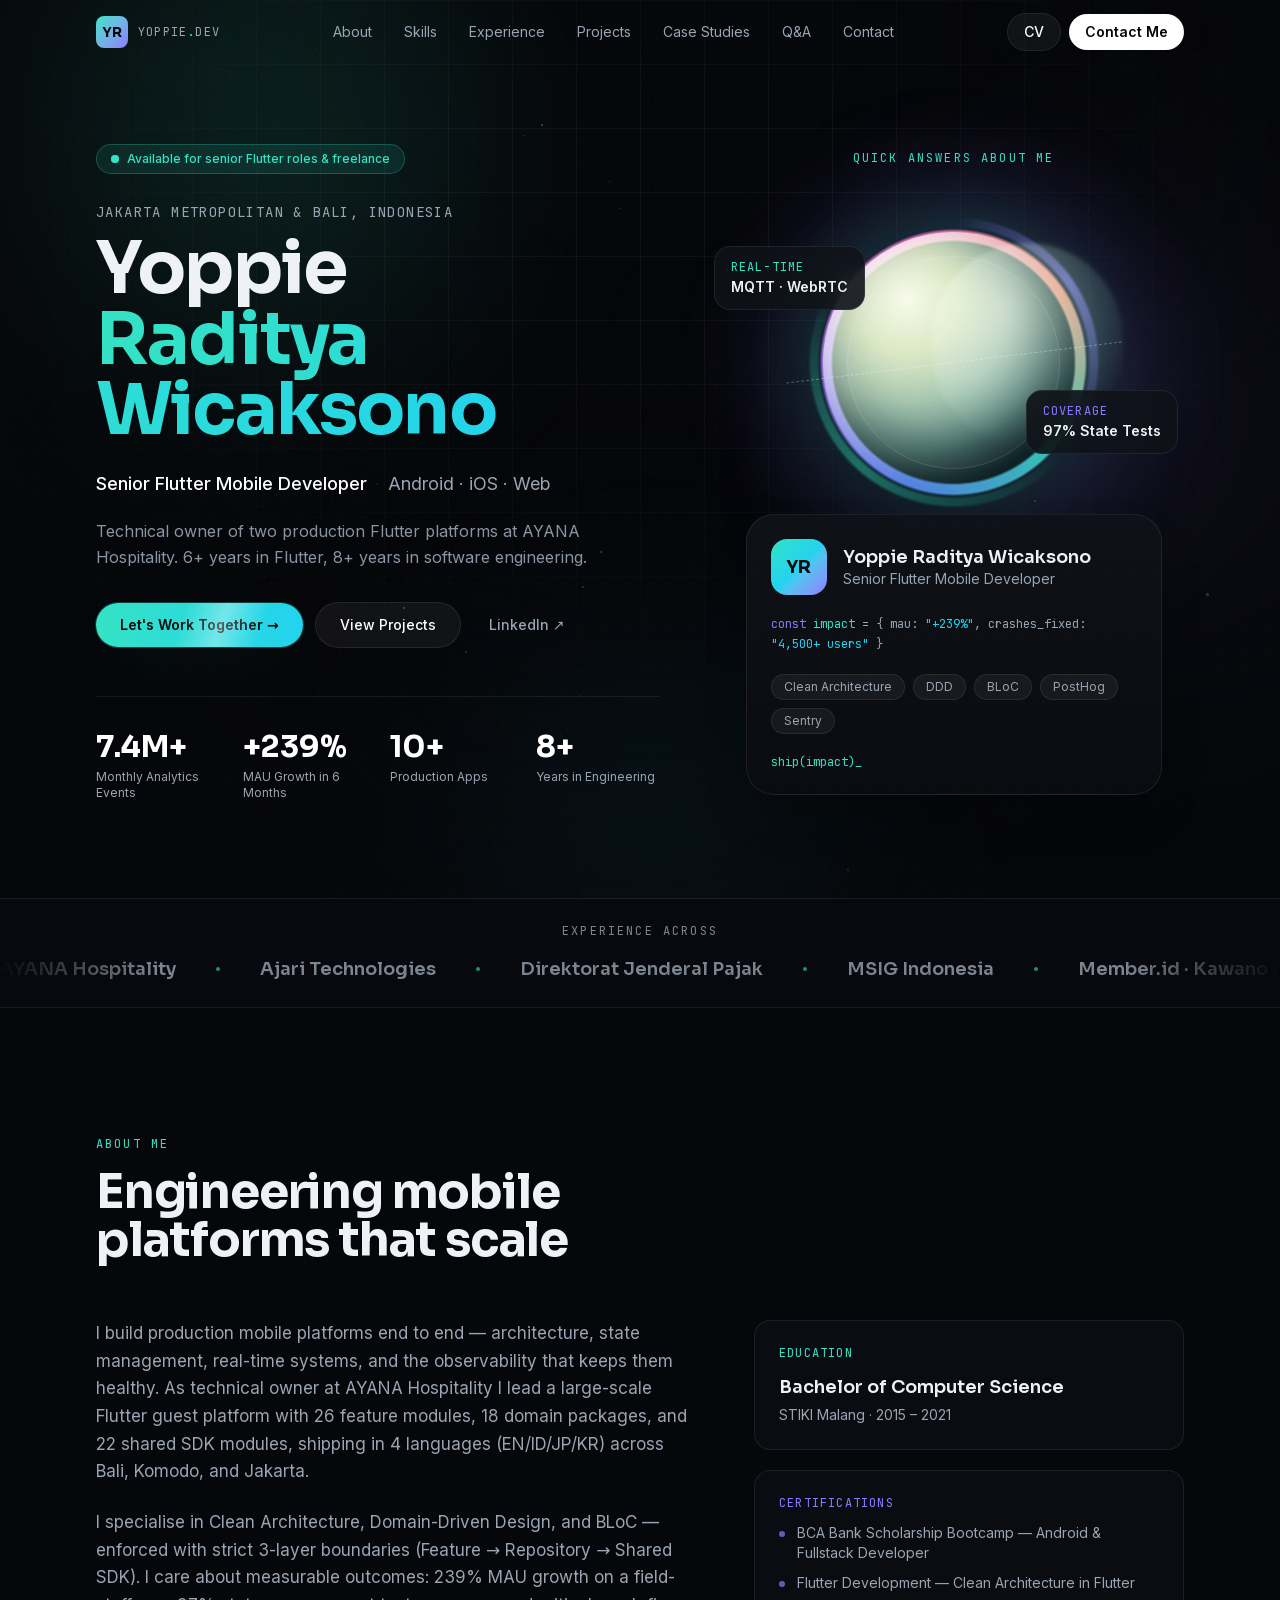
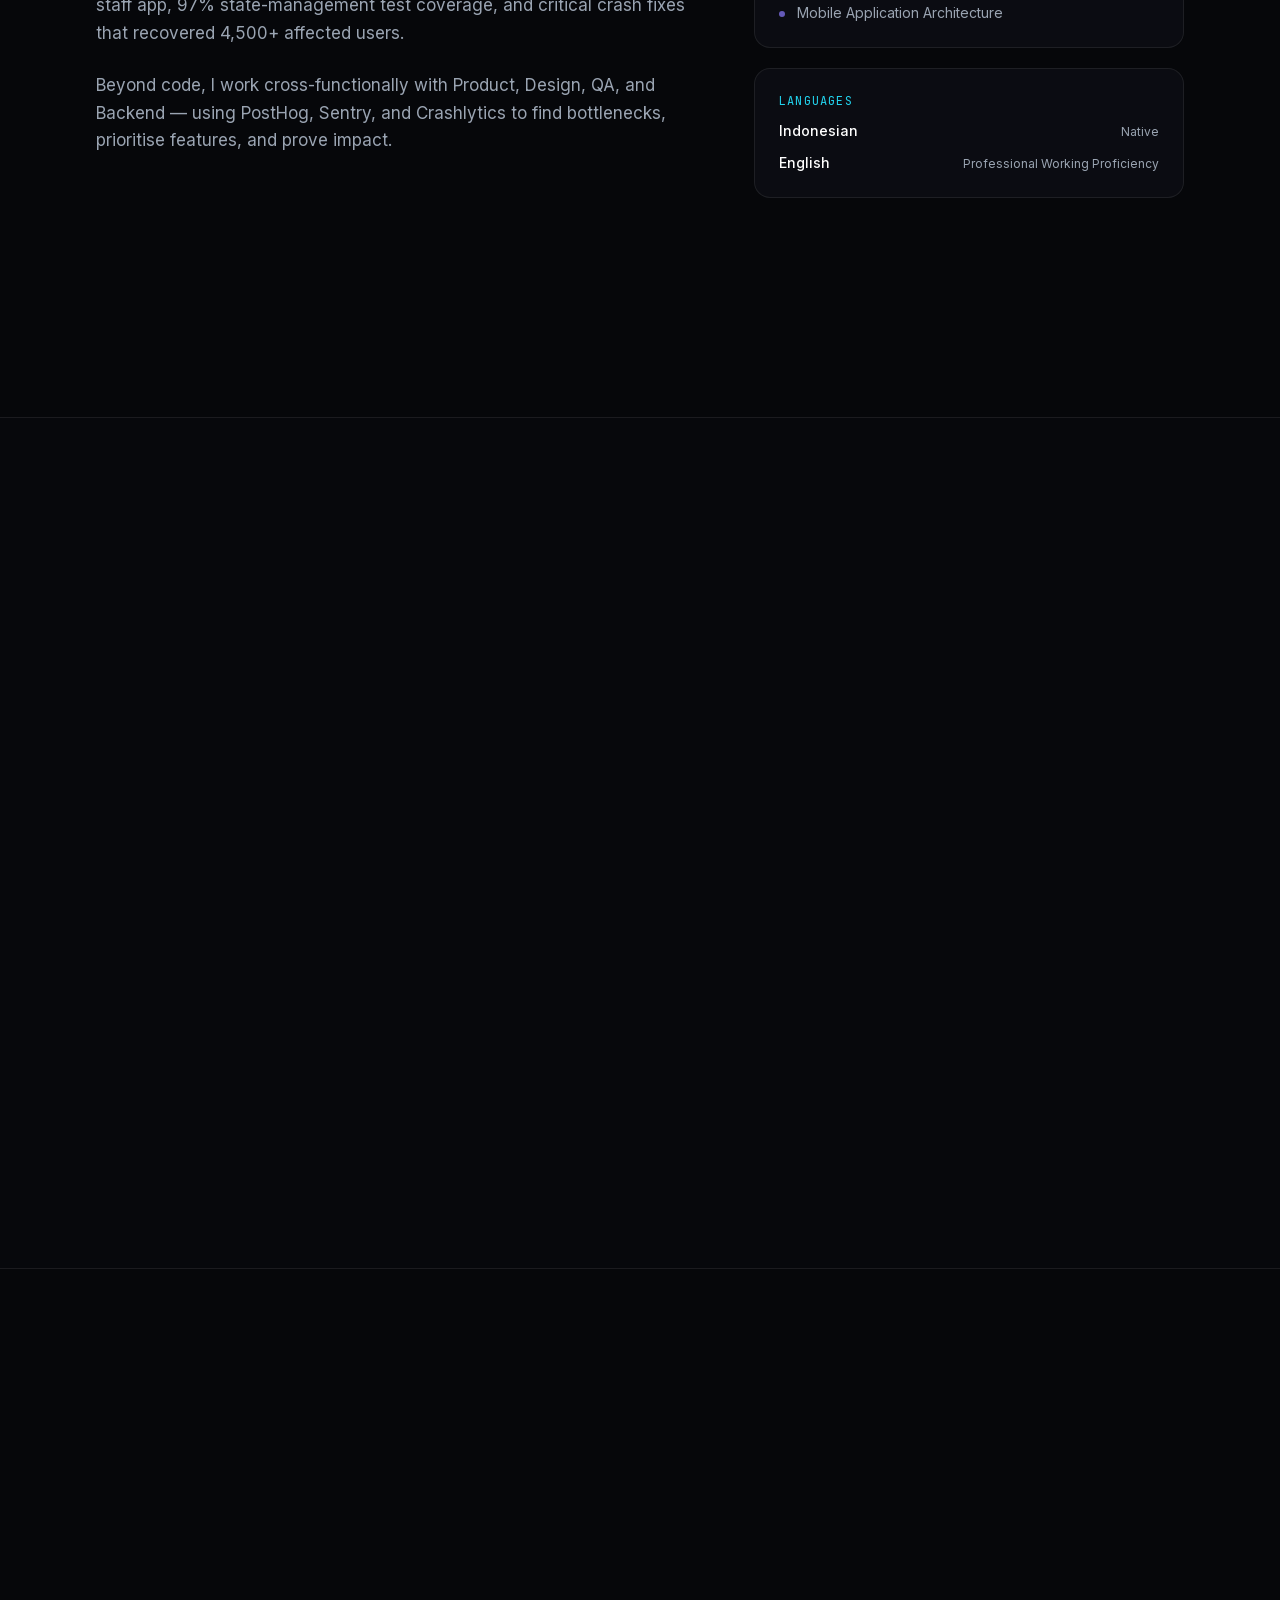
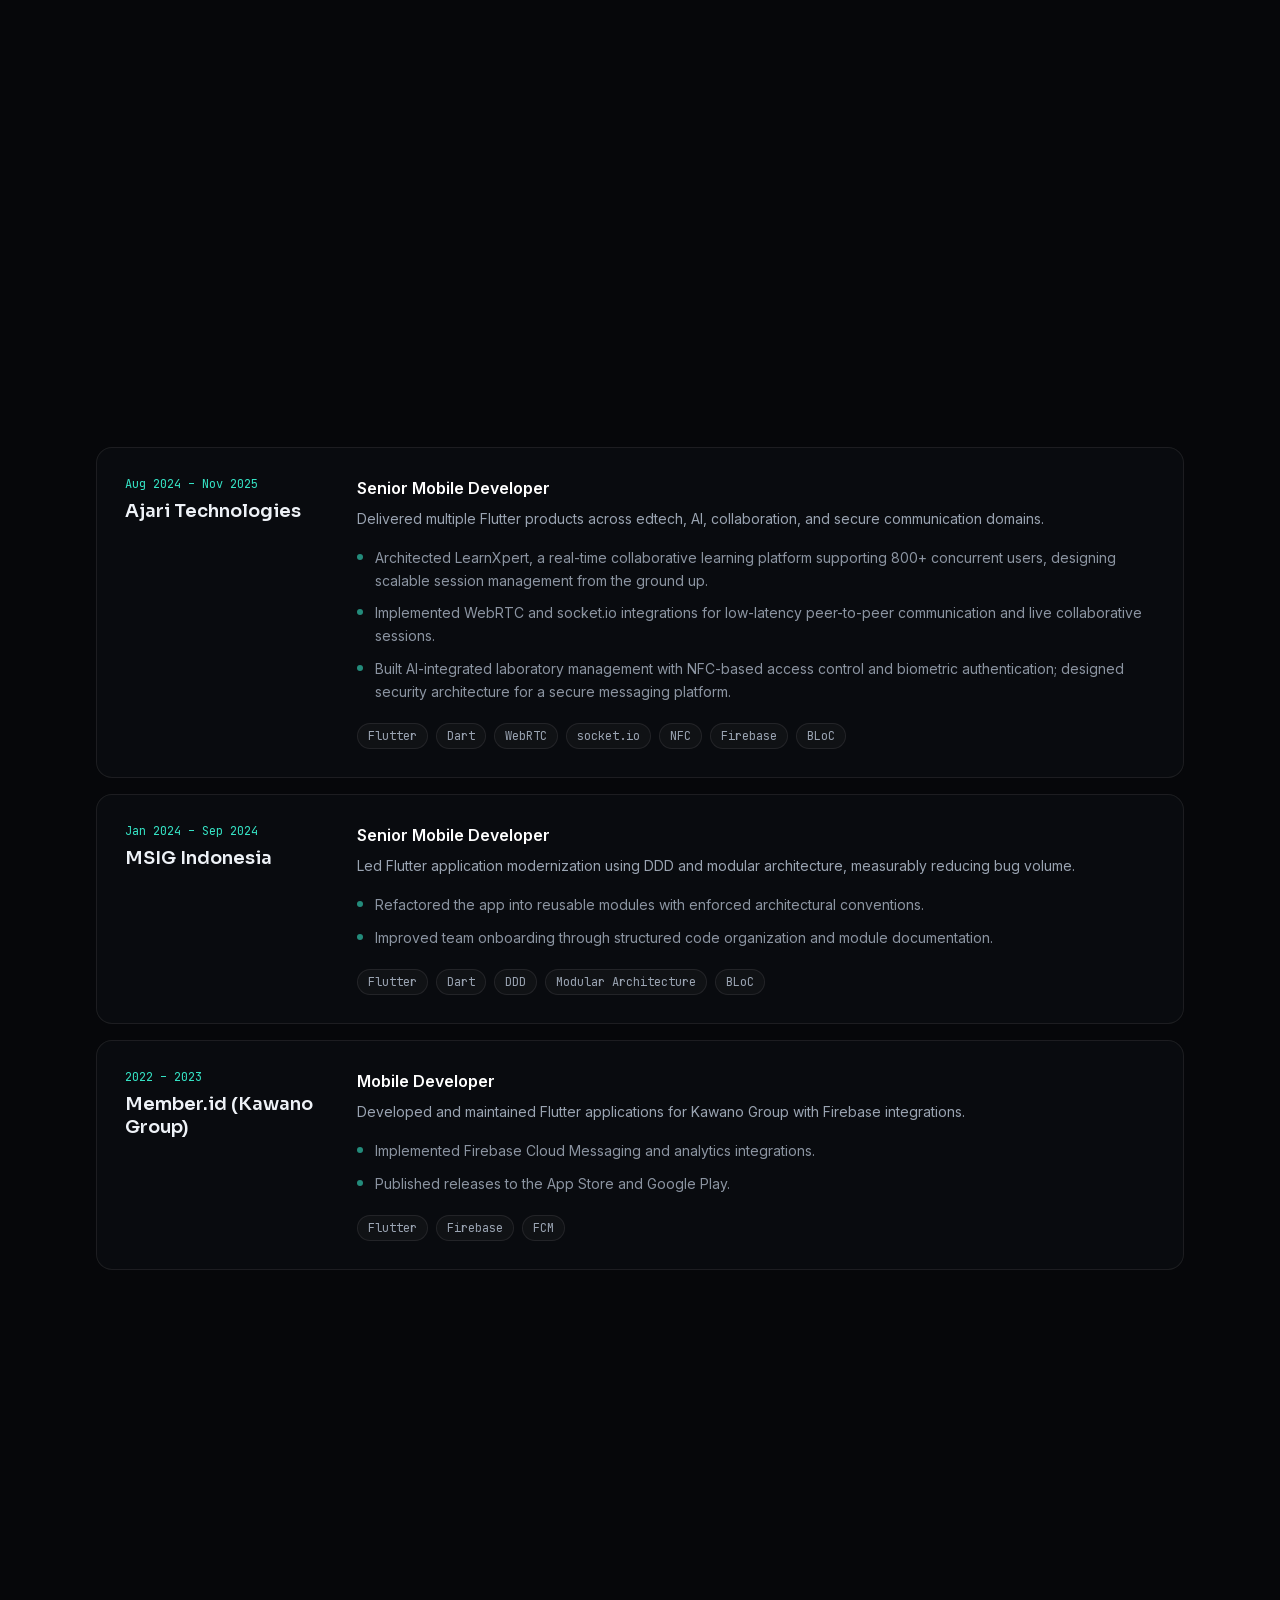
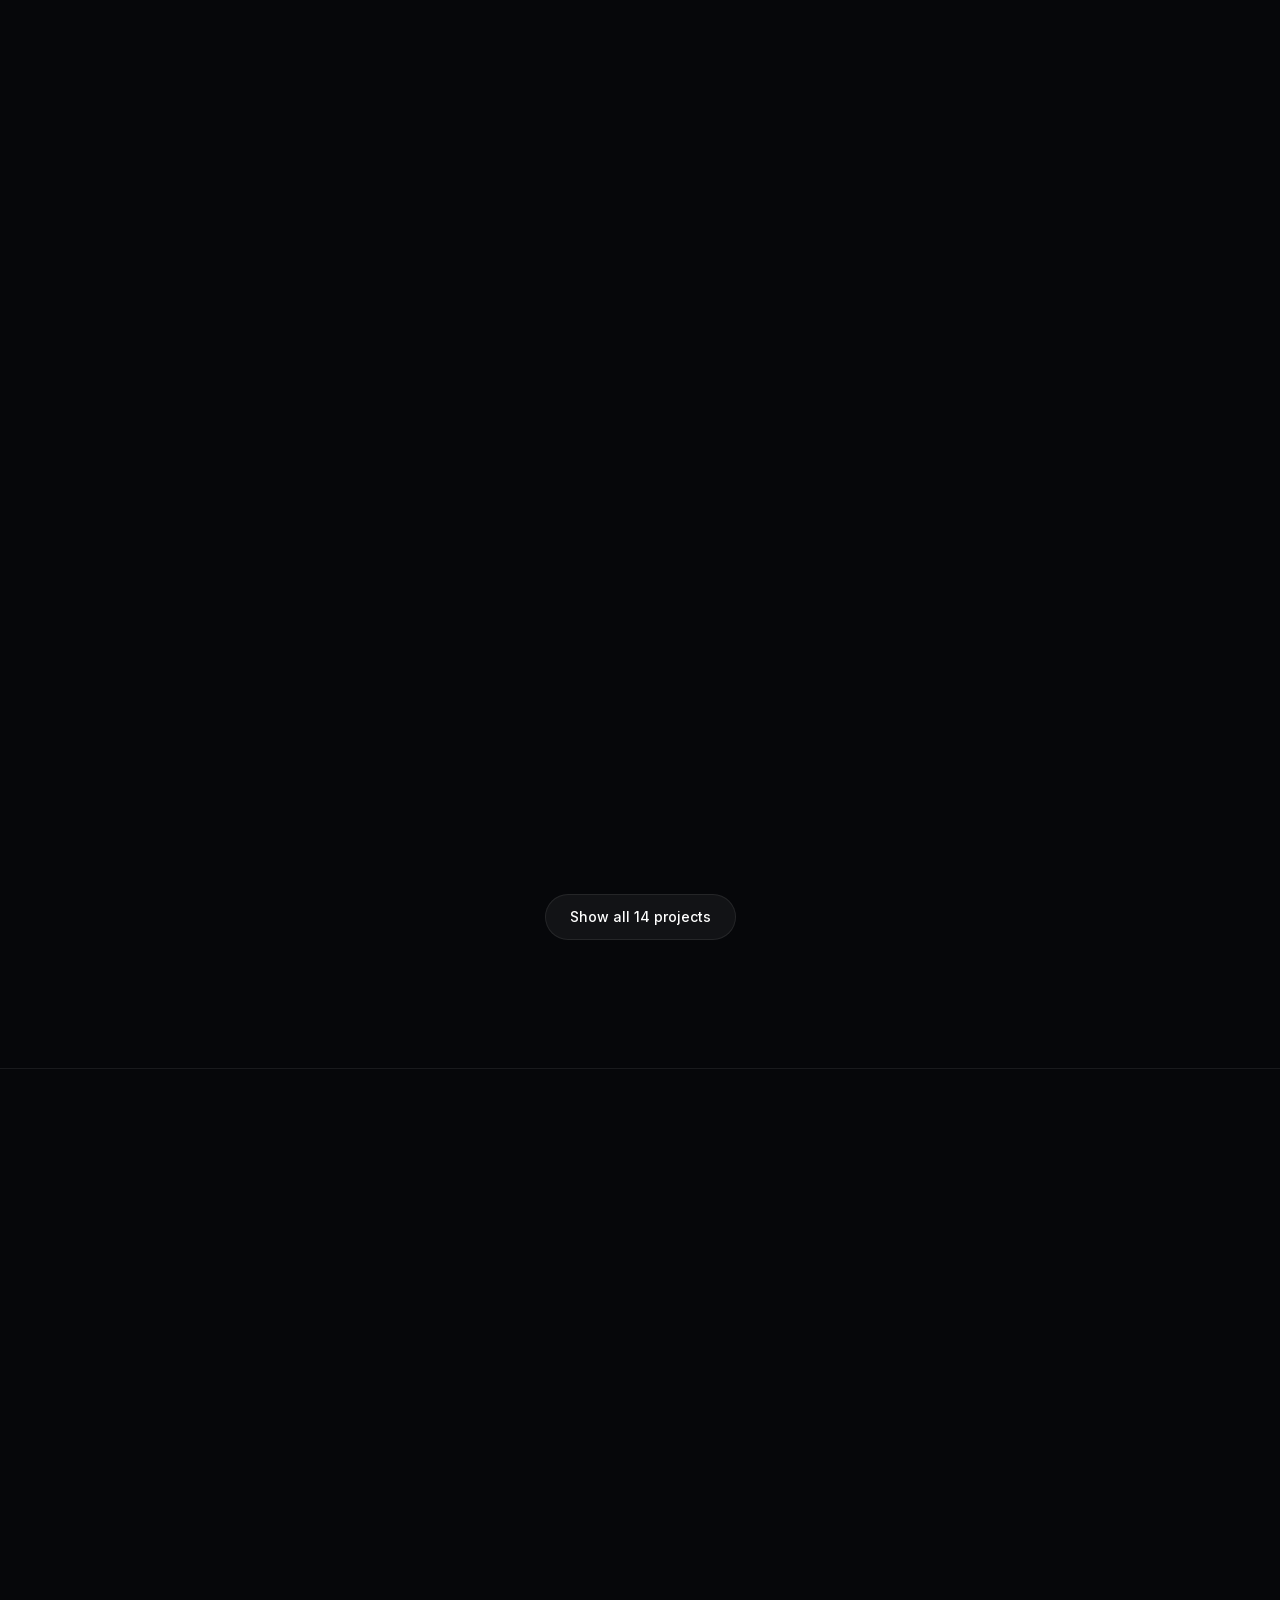
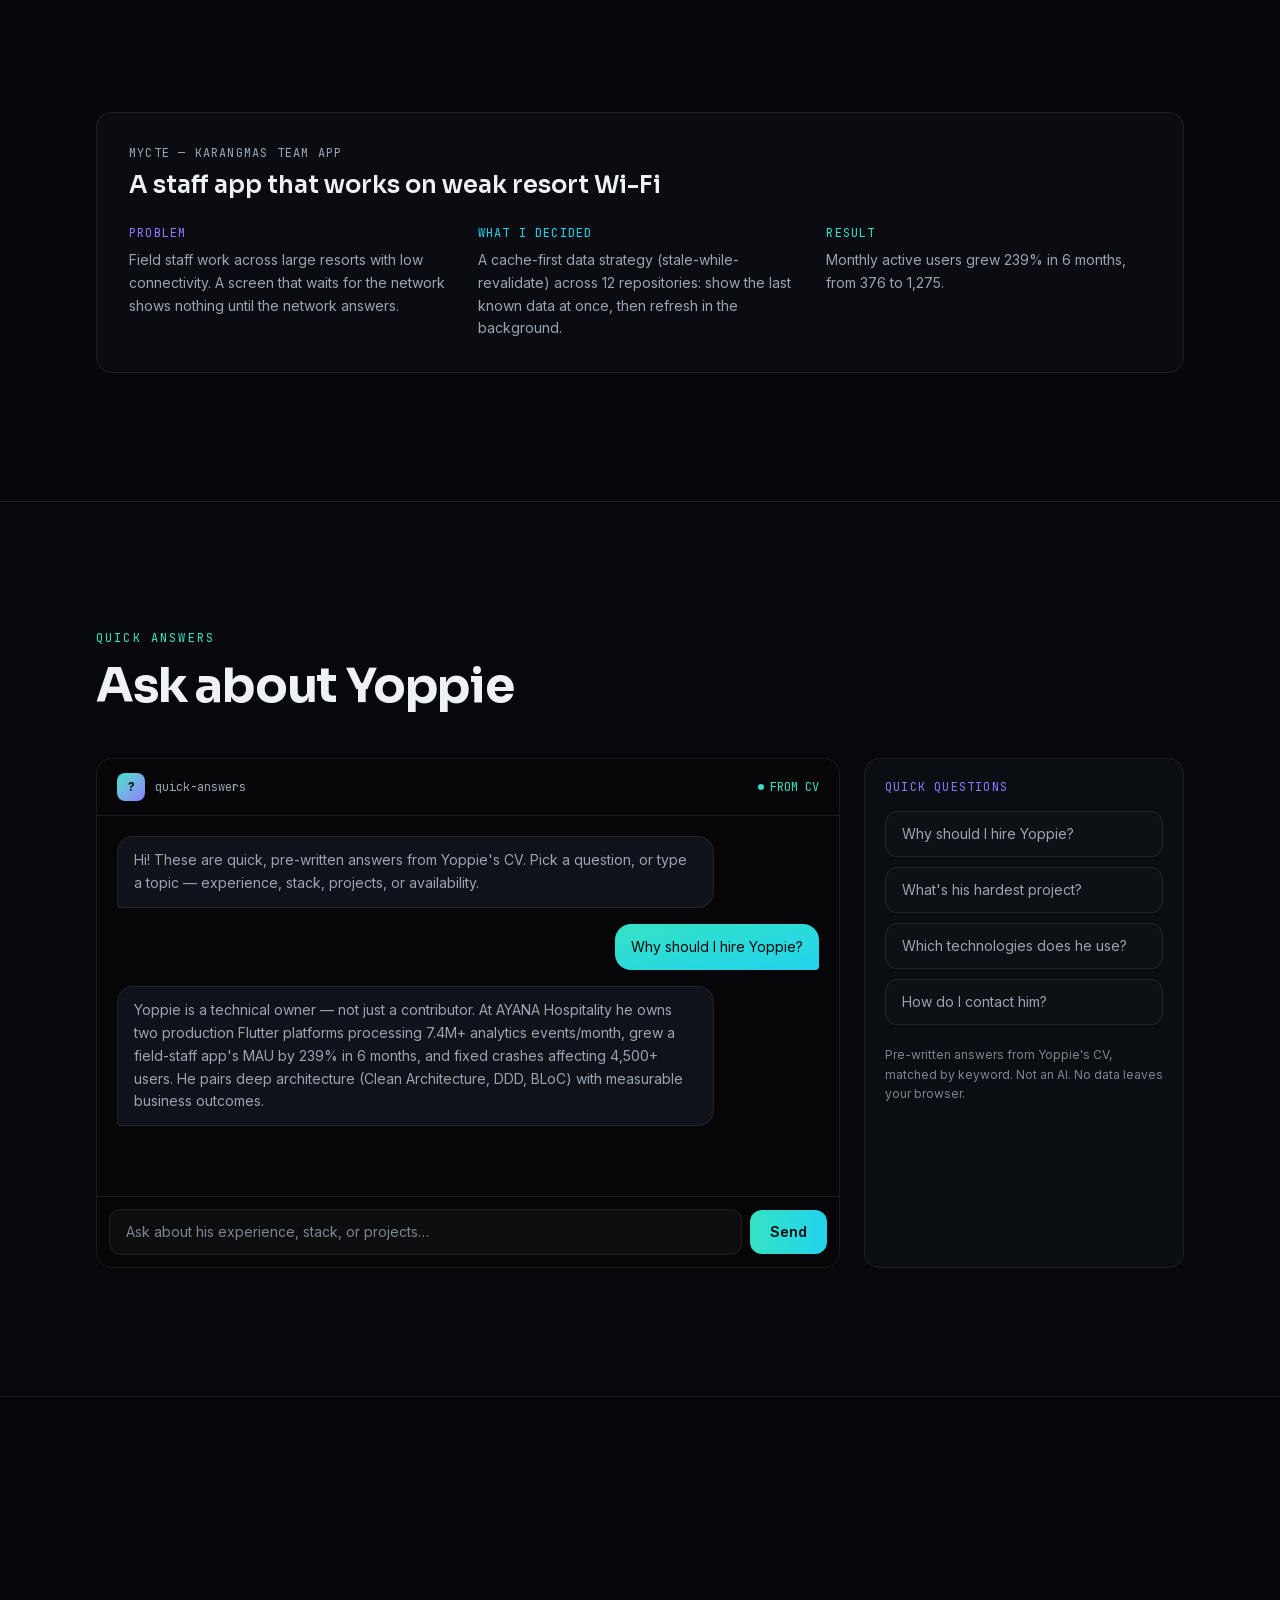
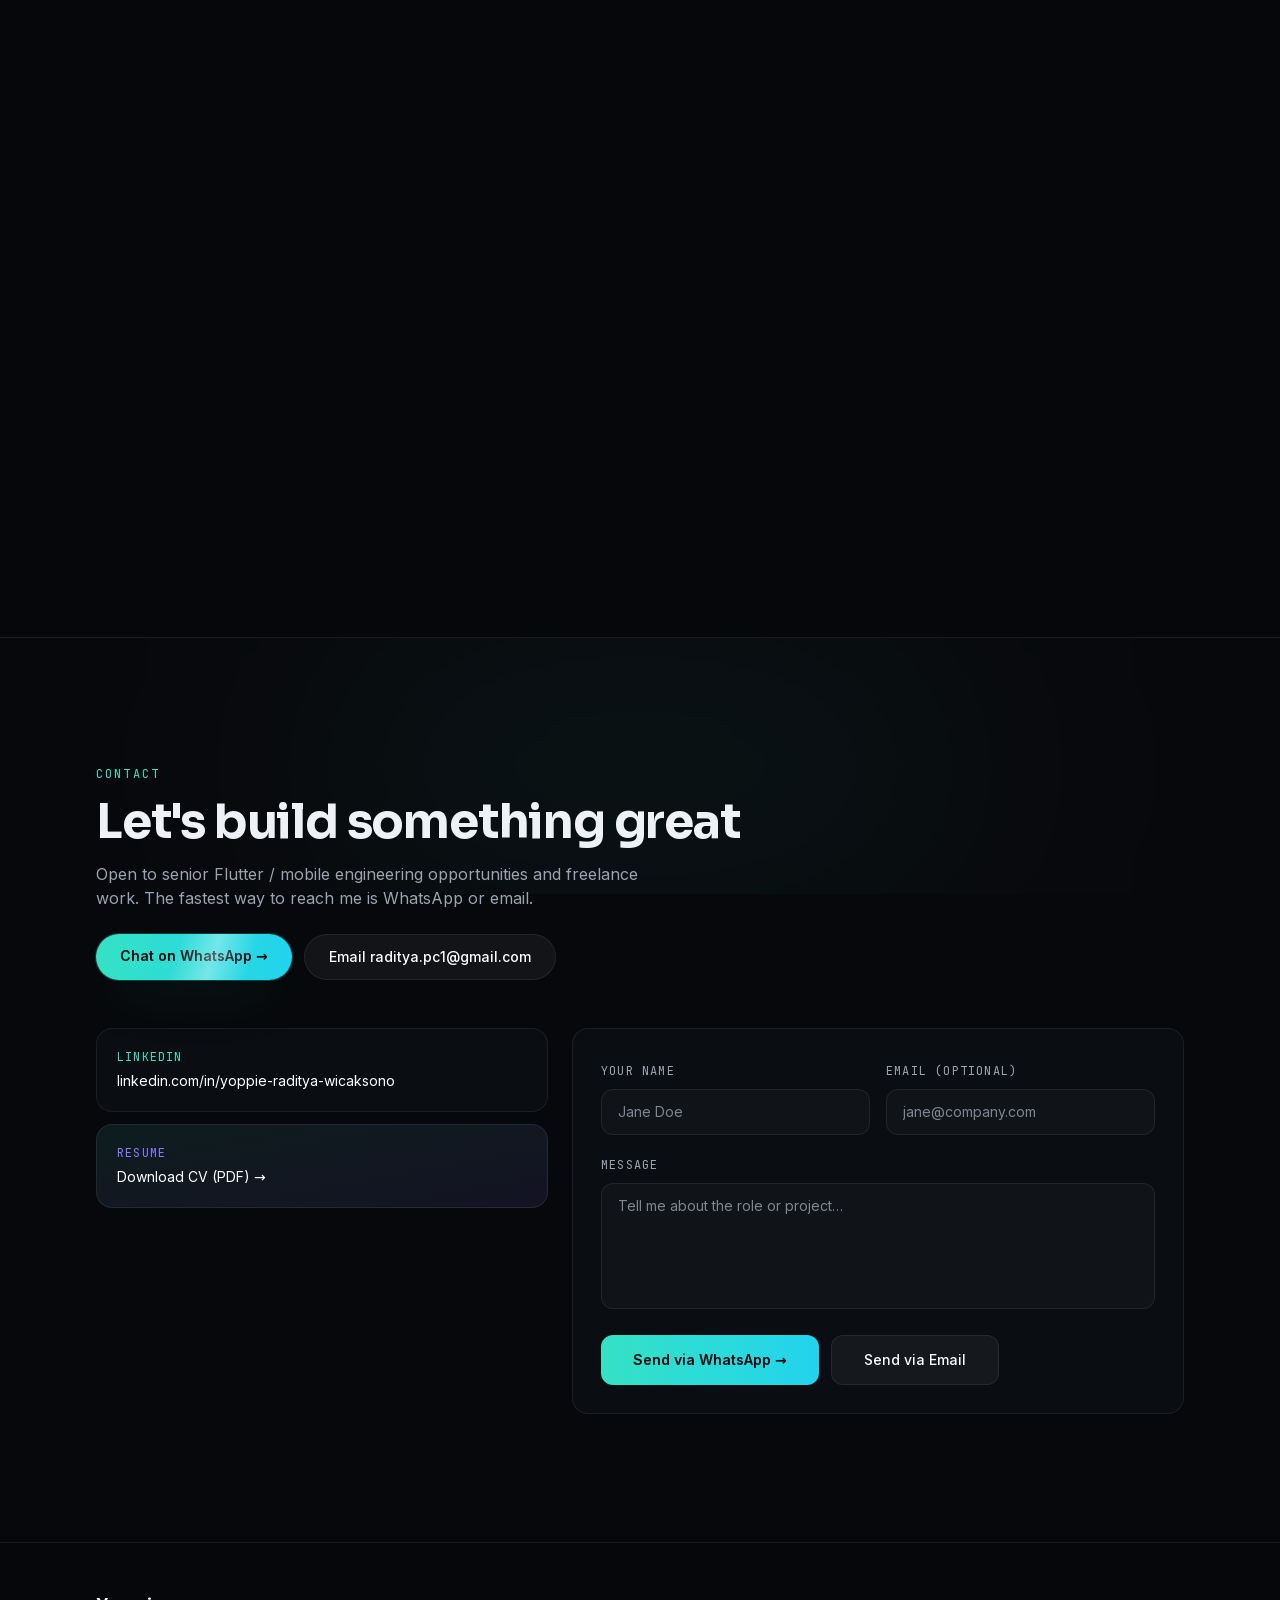
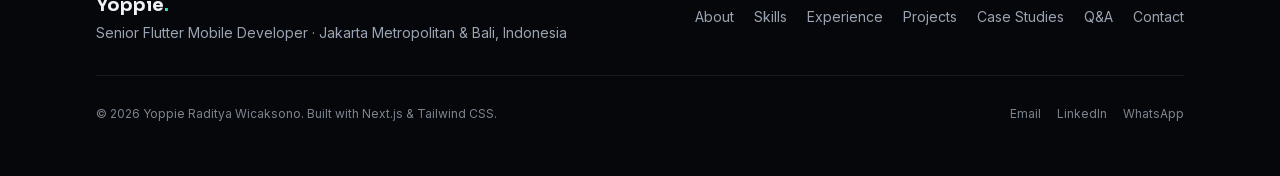
<file: index.html>
<!DOCTYPE html><html lang="en" class="inter_7b064e0d-module__MOT0tq__variable sora_fbe13bf1-module__L_RVWW__variable jetbrains_mono_383db5a8-module__YtJ2lG__variable"><head><meta charSet="utf-8"/><meta name="viewport" content="width=device-width, initial-scale=1"/><link rel="preload" href="/_next/static/media/70bc3e132a0a741e-s.p.3t6q91iet4nsy.woff2" as="font" crossorigin="" type="font/woff2"/><link rel="preload" href="/_next/static/media/83afe278b6a6bb3c-s.p.2bn3s6zvc0dyp.woff2" as="font" crossorigin="" type="font/woff2"/><link rel="preload" href="/_next/static/media/c41ca59f1c34ba31-s.p.2y2uoi4t910qy.woff2" as="font" crossorigin="" type="font/woff2"/><link rel="stylesheet" href="/_next/static/chunks/2dhe-3dnabw-f.css" data-precedence="next"/><link rel="preload" as="script" fetchPriority="low" href="/_next/static/chunks/12aruqaur5huj.js"/><script src="/_next/static/chunks/0_i_z5y45w3ww.js" async=""></script><script src="/_next/static/chunks/196x_tfexoucg.js" async=""></script><script src="/_next/static/chunks/turbopack-2b7m0jbolpuu7.js" async=""></script><script src="/_next/static/chunks/3fntmmi971322.js" async=""></script><script src="/_next/static/chunks/3fflhojfap0k1.js" async=""></script><meta name="next-size-adjust" content=""/><meta name="theme-color" content="#06070a"/><title>Yoppie Raditya Wicaksono — Senior Flutter Mobile Developer</title><meta name="description" content="Senior Flutter Mobile Developer with 8+ years in software engineering. Technical owner of two production Flutter platforms processing 7.4M+ analytics events/month across iOS, Android, and Web. Clean Architecture, DDD, BLoC, MQTT, WebRTC."/><meta name="author" content="Yoppie Raditya Wicaksono"/><meta name="keywords" content="Yoppie Raditya Wicaksono,Flutter Developer,Senior Mobile Developer,Clean Architecture,BLoC,Jakarta,Bali,Indonesia,AYANA Hospitality"/><meta property="og:title" content="Yoppie Raditya Wicaksono — Senior Flutter Mobile Developer"/><meta property="og:description" content="8+ years in software engineering, 6+ years Flutter. Production platforms across hospitality, edtech, fintech, and healthcare."/><meta property="og:locale" content="en_US"/><meta property="og:image" content="https://vamosina.github.io/opengraph-image.png?opengraph-image.2z1l95lwf8en1.png"/><meta property="og:image:type" content="image/png"/><meta property="og:image:width" content="1200"/><meta property="og:image:height" content="630"/><meta property="og:image:alt" content="Yoppie Raditya Wicaksono — Senior Flutter Mobile Developer
"/><meta property="og:type" content="website"/><meta name="twitter:card" content="summary_large_image"/><meta name="twitter:title" content="Yoppie Raditya Wicaksono — Senior Flutter Mobile Developer"/><meta name="twitter:description" content="8+ years in software engineering, 6+ years Flutter. Production platforms across hospitality, edtech, fintech, and healthcare."/><meta name="twitter:image" content="https://vamosina.github.io/opengraph-image.png?opengraph-image.2z1l95lwf8en1.png"/><meta name="twitter:image:alt" content="Yoppie Raditya Wicaksono — Senior Flutter Mobile Developer
"/><meta name="twitter:image:type" content="image/png"/><meta name="twitter:image:width" content="1200"/><meta name="twitter:image:height" content="630"/><link rel="icon" href="/icon.svg?icon.1-jhl77jt71us.svg" sizes="any" type="image/svg+xml"/><script src="/_next/static/chunks/0cz1d0mv5g_q7.js" noModule=""></script></head><body><div hidden=""><!--$--><!--/$--></div><div class="relative"><div aria-hidden="true" class="pointer-events-none fixed inset-0 z-0 overflow-hidden"><div class="aurora aurora-1"></div><div class="aurora aurora-2"></div><div class="aurora aurora-3"></div><div class="bg-grid absolute inset-0"></div><div class="stars stars-s" style="--stars:-72px 124px 0px 0 rgba(255, 255, 255, 0.54), 1578px 1043px 0px 0 rgba(255, 255, 255, 0.33), 1019px 480px 0px 0 rgba(255, 255, 255, 0.38), 1652px 516px 0px 0 rgba(255, 255, 255, 0.24), 1734px 1037px 0px 0 rgba(255, 255, 255, 0.25), 783px 586px 0px 0 rgba(255, 255, 255, 0.38), 611px 1956px 0px 0 rgba(255, 255, 255, 0.27), 2007px 382px 0px 0 rgba(255, 255, 255, 0.23), 271px 582px 0px 0 rgba(255, 255, 255, 0.38), 1728px 149px 0px 0 rgba(255, 255, 255, 0.52), 1229px 1243px 0px 0 rgba(255, 255, 255, 0.43), 2218px 1249px 0px 0 rgba(255, 255, 255, 0.52), 1886px 80px 0px 0 rgba(255, 255, 255, 0.24), 757px 851px 0px 0 rgba(255, 255, 255, 0.19), 111px 1536px 0px 0 rgba(255, 255, 255, 0.32), 924px 937px 0px 0 rgba(255, 255, 255, 0.53), 1588px 1377px 0px 0 rgba(255, 255, 255, 0.30), 755px 278px 0px 0 rgba(255, 255, 255, 0.23), 2091px 645px 0px 0 rgba(255, 255, 255, 0.25), 1417px 674px 0px 0 rgba(255, 255, 255, 0.20), 1542px 1843px 0px 0 rgba(255, 255, 255, 0.38), 1884px 1310px 0px 0 rgba(255, 255, 255, 0.52), 181px 1060px 0px 0 rgba(255, 255, 255, 0.42), 2039px 1921px 0px 0 rgba(255, 255, 255, 0.49), 1326px 1928px 0px 0 rgba(255, 255, 255, 0.54), 1217px 1637px 0px 0 rgba(255, 255, 255, 0.18), 1139px 656px 0px 0 rgba(255, 255, 255, 0.45), 1219px 1511px 0px 0 rgba(255, 255, 255, 0.54), 1238px 1646px 0px 0 rgba(255, 255, 255, 0.34), 1442px 1477px 0px 0 rgba(255, 255, 255, 0.38), 650px 474px 0px 0 rgba(255, 255, 255, 0.18), -42px 1887px 0px 0 rgba(255, 255, 255, 0.49), 1413px 29px 0px 0 rgba(255, 255, 255, 0.41), 1328px 1434px 0px 0 rgba(255, 255, 255, 0.55), 567px 1973px 0px 0 rgba(255, 255, 255, 0.42), 1832px 1249px 0px 0 rgba(255, 255, 255, 0.49), 234px 1988px 0px 0 rgba(255, 255, 255, 0.37), 1261px 322px 0px 0 rgba(255, 255, 255, 0.33), 406px 1627px 0px 0 rgba(255, 255, 255, 0.50), 1666px 1317px 0px 0 rgba(255, 255, 255, 0.55), 1362px 1473px 0px 0 rgba(255, 255, 255, 0.53), 1074px 460px 0px 0 rgba(255, 255, 255, 0.40), 1810px 1708px 0px 0 rgba(255, 255, 255, 0.25), 1232px 955px 0px 0 rgba(255, 255, 255, 0.37), 332px 501px 0px 0 rgba(255, 255, 255, 0.34), 1046px 342px 0px 0 rgba(255, 255, 255, 0.18), 316px 48px 0px 0 rgba(255, 255, 255, 0.22), 2003px 1966px 0px 0 rgba(255, 255, 255, 0.20), 319px 810px 0px 0 rgba(255, 255, 255, 0.36), 1658px 736px 0px 0 rgba(255, 255, 255, 0.31), 1800px 1421px 0px 0 rgba(255, 255, 255, 0.48), 1172px 1597px 0px 0 rgba(255, 255, 255, 0.33), 1250px 585px 0px 0 rgba(255, 255, 255, 0.38), 1764px 160px 0px 0 rgba(255, 255, 255, 0.27), 1884px 1655px 0px 0 rgba(255, 255, 255, 0.47), 932px 714px 0px 0 rgba(255, 255, 255, 0.52), 503px 723px 0px 0 rgba(255, 255, 255, 0.36), 1893px 808px 0px 0 rgba(255, 255, 255, 0.54), 1223px 873px 0px 0 rgba(255, 255, 255, 0.31), 1189px 587px 0px 0 rgba(255, 255, 255, 0.51), 1273px 1972px 0px 0 rgba(255, 255, 255, 0.49), 1090px 874px 0px 0 rgba(255, 255, 255, 0.44), 2135px 1101px 0px 0 rgba(255, 255, 255, 0.42), 290px 1387px 0px 0 rgba(255, 255, 255, 0.32), 1363px 1712px 0px 0 rgba(255, 255, 255, 0.32), 609px 181px 0px 0 rgba(255, 255, 255, 0.43), 1657px 1929px 0px 0 rgba(255, 255, 255, 0.30), 523px 135px 0px 0 rgba(255, 255, 255, 0.45), 2123px 1568px 0px 0 rgba(255, 255, 255, 0.49), 2211px 453px 0px 0 rgba(255, 255, 255, 0.54), 578px 1077px 0px 0 rgba(255, 255, 255, 0.32), 1613px 1520px 0px 0 rgba(255, 255, 255, 0.41), 1641px 1243px 0px 0 rgba(255, 255, 255, 0.40), 553px 1664px 0px 0 rgba(255, 255, 255, 0.36), 236px 1445px 0px 0 rgba(255, 255, 255, 0.35), 1243px 1103px 0px 0 rgba(255, 255, 255, 0.51), 2187px 307px 0px 0 rgba(255, 255, 255, 0.22), 589px 1048px 0px 0 rgba(255, 255, 255, 0.33), 2084px 1715px 0px 0 rgba(255, 255, 255, 0.38), 2079px 557px 0px 0 rgba(255, 255, 255, 0.36), 2122px 1352px 0px 0 rgba(255, 255, 255, 0.47), 700px 1819px 0px 0 rgba(255, 255, 255, 0.54), 1923px 5px 0px 0 rgba(255, 255, 255, 0.24), 1706px 209px 0px 0 rgba(255, 255, 255, 0.21), 2088px 543px 0px 0 rgba(255, 255, 255, 0.40), 529px 1588px 0px 0 rgba(255, 255, 255, 0.45), 38px 893px 0px 0 rgba(255, 255, 255, 0.54), 98px 171px 0px 0 rgba(255, 255, 255, 0.32), 1794px 1383px 0px 0 rgba(255, 255, 255, 0.28), 1094px 213px 0px 0 rgba(255, 255, 255, 0.36), 949px 1089px 0px 0 rgba(255, 255, 255, 0.24), 1753px 606px 0px 0 rgba(255, 255, 255, 0.44), 1898px 74px 0px 0 rgba(255, 255, 255, 0.25), 1621px 1786px 0px 0 rgba(255, 255, 255, 0.28), 1916px 1289px 0px 0 rgba(255, 255, 255, 0.30), 127px 213px 0px 0 rgba(255, 255, 255, 0.55), 1564px 516px 0px 0 rgba(255, 255, 255, 0.37), 70px 1032px 0px 0 rgba(255, 255, 255, 0.34), 1770px 325px 0px 0 rgba(255, 255, 255, 0.45), 309px 478px 0px 0 rgba(255, 255, 255, 0.26), 2013px 62px 0px 0 rgba(255, 255, 255, 0.19), 2157px 1842px 0px 0 rgba(255, 255, 255, 0.36), 1282px 1410px 0px 0 rgba(255, 255, 255, 0.24), 1143px 149px 0px 0 rgba(255, 255, 255, 0.40), 1632px 1690px 0px 0 rgba(255, 255, 255, 0.21), 1268px 741px 0px 0 rgba(255, 255, 255, 0.20), 2109px 546px 0px 0 rgba(255, 255, 255, 0.24), 580px 695px 0px 0 rgba(255, 255, 255, 0.47), 1877px 1732px 0px 0 rgba(255, 255, 255, 0.47), 1598px 1730px 0px 0 rgba(255, 255, 255, 0.42), 1585px 1376px 0px 0 rgba(255, 255, 255, 0.29), 868px 1320px 0px 0 rgba(255, 255, 255, 0.30), 480px 993px 0px 0 rgba(255, 255, 255, 0.40), 1520px 853px 0px 0 rgba(255, 255, 255, 0.44), 480px 1476px 0px 0 rgba(255, 255, 255, 0.37), 956px 783px 0px 0 rgba(255, 255, 255, 0.48), 199px 1108px 0px 0 rgba(255, 255, 255, 0.38), 1483px 1254px 0px 0 rgba(255, 255, 255, 0.21), 905px 1890px 0px 0 rgba(255, 255, 255, 0.44), 1128px 1391px 0px 0 rgba(255, 255, 255, 0.30), 2242px 126px 0px 0 rgba(255, 255, 255, 0.46), 972px 449px 0px 0 rgba(255, 255, 255, 0.36), 441px 1710px 0px 0 rgba(255, 255, 255, 0.55), 1183px 1890px 0px 0 rgba(255, 255, 255, 0.24), 1056px 348px 0px 0 rgba(255, 255, 255, 0.20), 1583px 1525px 0px 0 rgba(255, 255, 255, 0.26), -84px 964px 0px 0 rgba(255, 255, 255, 0.43), 649px 1072px 0px 0 rgba(255, 255, 255, 0.53), 606px 1102px 0px 0 rgba(255, 255, 255, 0.44), 620px 208px 0px 0 rgba(255, 255, 255, 0.41), 186px 1094px 0px 0 rgba(255, 255, 255, 0.35), 1513px 1638px 0px 0 rgba(255, 255, 255, 0.45), 1280px 1554px 0px 0 rgba(255, 255, 255, 0.38), 1706px 1227px 0px 0 rgba(255, 255, 255, 0.41), 1338px 1350px 0px 0 rgba(255, 255, 255, 0.46), 1633px 1753px 0px 0 rgba(255, 255, 255, 0.50), 1519px 1254px 0px 0 rgba(255, 255, 255, 0.24), 512px 1989px 0px 0 rgba(255, 255, 255, 0.26), 2074px 75px 0px 0 rgba(255, 255, 255, 0.46), 1145px 1650px 0px 0 rgba(255, 255, 255, 0.28), 339px 654px 0px 0 rgba(255, 255, 255, 0.44), 1450px 656px 0px 0 rgba(255, 255, 255, 0.22), 647px 1877px 0px 0 rgba(255, 255, 255, 0.22), 263px 506px 0px 0 rgba(255, 255, 255, 0.45), -99px 1429px 0px 0 rgba(255, 255, 255, 0.18), 2243px 1016px 0px 0 rgba(255, 255, 255, 0.54), 1362px 772px 0px 0 rgba(255, 255, 255, 0.46), 560px 734px 0px 0 rgba(255, 255, 255, 0.42), 1736px 1079px 0px 0 rgba(255, 255, 255, 0.45), 812px 1228px 0px 0 rgba(255, 255, 255, 0.27)"></div><div class="stars stars-m" style="--stars:1343px 897px 0px 0 rgba(200, 240, 255, 0.69), 1507px 350px 0px 0 rgba(200, 240, 255, 0.56), 556px 1249px 0px 0 rgba(200, 240, 255, 0.70), 1034px 500px 0px 0 rgba(200, 240, 255, 0.70), 1690px 614px 0px 0 rgba(200, 240, 255, 0.43), 1102px 1373px 0px 0 rgba(200, 240, 255, 0.59), -91px 942px 0px 0 rgba(200, 240, 255, 0.68), 23px 1185px 0px 0 rgba(200, 240, 255, 0.36), 541px 124px 0px 0 rgba(200, 240, 255, 0.42), 1781px 1061px 0px 0 rgba(200, 240, 255, 0.36), 315px 1685px 0px 0 rgba(200, 240, 255, 0.55), 1842px 639px 0px 0 rgba(200, 240, 255, 0.53), -10px 103px 0px 0 rgba(200, 240, 255, 0.57), 1332px 490px 0px 0 rgba(200, 240, 255, 0.61), 403px 607px 0px 0 rgba(200, 240, 255, 0.65), 1961px 1016px 0px 0 rgba(200, 240, 255, 0.43), 582px 586px 0px 0 rgba(200, 240, 255, 0.38), 1484px 1362px 0px 0 rgba(200, 240, 255, 0.63), 2127px 176px 0px 0 rgba(200, 240, 255, 0.73), 935px 1885px 0px 0 rgba(200, 240, 255, 0.40), 166px 32px 0px 0 rgba(200, 240, 255, 0.49), 1056px 1224px 0px 0 rgba(200, 240, 255, 0.71), 86px 1439px 0px 0 rgba(200, 240, 255, 0.72), 568px 1413px 0px 0 rgba(200, 240, 255, 0.42), 1149px 1644px 0px 0 rgba(200, 240, 255, 0.40), 2290px 1126px 0px 0 rgba(200, 240, 255, 0.72), 942px 1157px 0px 0 rgba(200, 240, 255, 0.48), 1331px 646px 0px 0 rgba(200, 240, 255, 0.64), 609px 900px 0px 0 rgba(200, 240, 255, 0.69), 1568px 1988px 0px 0 rgba(200, 240, 255, 0.71), 937px 1090px 0px 0 rgba(200, 240, 255, 0.47), 142px 1393px 0px 0 rgba(200, 240, 255, 0.48), 1786px 1810px 0px 0 rgba(200, 240, 255, 0.39), 1041px 1644px 0px 0 rgba(200, 240, 255, 0.40), 2235px 357px 0px 0 rgba(200, 240, 255, 0.63), 1579px 446px 0px 0 rgba(200, 240, 255, 0.52), 292px 1309px 0px 0 rgba(200, 240, 255, 0.48), 397px 1258px 0px 0 rgba(200, 240, 255, 0.70), 683px 1585px 0px 0 rgba(200, 240, 255, 0.51), 215px 1727px 0px 0 rgba(200, 240, 255, 0.50), -77px 1475px 0px 0 rgba(200, 240, 255, 0.60), 2002px 1816px 0px 0 rgba(200, 240, 255, 0.43), 1349px 978px 0px 0 rgba(200, 240, 255, 0.42), 14px 1411px 0px 0 rgba(200, 240, 255, 0.63), 600px 551px 0px 0 rgba(200, 240, 255, 0.48), -30px 442px 0px 0 rgba(200, 240, 255, 0.75), 1274px 1977px 0px 0 rgba(200, 240, 255, 0.42), 310px 1122px 0px 0 rgba(200, 240, 255, 0.47), 847px 869px 0px 0 rgba(200, 240, 255, 0.52), 1547px 797px 0px 0 rgba(200, 240, 255, 0.48), 2050px 655px 0px 0 rgba(200, 240, 255, 0.55), 1366px 1093px 0px 0 rgba(200, 240, 255, 0.59), 465px 651px 0px 0 rgba(200, 240, 255, 0.47), 669px 1339px 0px 0 rgba(200, 240, 255, 0.44), 306px 1390px 0px 0 rgba(200, 240, 255, 0.48), 200px 628px 0px 0 rgba(200, 240, 255, 0.37), 1286px 415px 0px 0 rgba(200, 240, 255, 0.54), 812px 1424px 0px 0 rgba(200, 240, 255, 0.72), 1848px 879px 0px 0 rgba(200, 240, 255, 0.41), 1982px 1051px 0px 0 rgba(200, 240, 255, 0.69), 2047px 900px 0px 0 rgba(200, 240, 255, 0.41), 1385px 1615px 0px 0 rgba(200, 240, 255, 0.43), 835px 1091px 0px 0 rgba(200, 240, 255, 0.74), 1081px 1719px 0px 0 rgba(200, 240, 255, 0.69), 1685px 107px 0px 0 rgba(200, 240, 255, 0.38), 306px 1013px 0px 0 rgba(200, 240, 255, 0.62), 1726px 1983px 0px 0 rgba(200, 240, 255, 0.68), 1416px 1674px 0px 0 rgba(200, 240, 255, 0.69), 1339px 702px 0px 0 rgba(200, 240, 255, 0.53), 2008px 1362px 0px 0 rgba(200, 240, 255, 0.49)"></div><div class="stars stars-l" style="--stars:525px 1610px 1px 0 rgba(210, 255, 245, 0.82), 1557px 2px 1px 0 rgba(210, 255, 245, 0.93), -73px 211px 1px 0 rgba(210, 255, 245, 0.76), 1510px 732px 1px 0 rgba(210, 255, 245, 0.63), 713px 1453px 1px 0 rgba(210, 255, 245, 0.70), 350px 916px 1px 0 rgba(210, 255, 245, 0.91), 1080px 546px 1px 0 rgba(210, 255, 245, 0.82), 1729px 762px 1px 0 rgba(210, 255, 245, 0.91), 2231px 1038px 1px 0 rgba(210, 255, 245, 0.70), 2209px 419px 1px 0 rgba(210, 255, 245, 0.78), 1552px 783px 1px 0 rgba(210, 255, 245, 0.72), 481px 1381px 1px 0 rgba(210, 255, 245, 0.76), 2067px 385px 1px 0 rgba(210, 255, 245, 0.93), 1066px 1211px 1px 0 rgba(210, 255, 245, 0.88), 1721px 554px 1px 0 rgba(210, 255, 245, 0.84), 1744px 910px 1px 0 rgba(210, 255, 245, 0.66), -50px 1293px 1px 0 rgba(210, 255, 245, 1.00), 1206px 593px 1px 0 rgba(210, 255, 245, 0.89), 1870px 999px 1px 0 rgba(210, 255, 245, 0.88), 511px 1488px 1px 0 rgba(210, 255, 245, 0.85), 1743px 299px 1px 0 rgba(210, 255, 245, 0.90), 107px 551px 1px 0 rgba(210, 255, 245, 0.85), 798px 670px 1px 0 rgba(210, 255, 245, 0.94), 61px 1558px 1px 0 rgba(210, 255, 245, 0.61), 1258px 1115px 1px 0 rgba(210, 255, 245, 0.89), -74px 1997px 1px 0 rgba(210, 255, 245, 0.93)"></div><div class="absolute inset-0 bg-[radial-gradient(ellipse_at_50%_-10%,transparent_25%,rgba(6,7,10,0.75)_80%)]"></div><div class="grain absolute inset-0 opacity-[0.22]"></div></div><div class="fixed inset-x-0 top-0 z-[95] h-[3px] origin-left scale-x-0 bg-gradient-to-r from-teal via-cyan to-violet"></div><div class="pointer-events-none fixed inset-0 z-[90] hidden overflow-hidden [@media(pointer:fine)]:block"><div style="opacity:0" class="absolute -top-56 -left-56 h-[28rem] w-[28rem] rounded-full bg-[radial-gradient(circle,rgba(53,226,196,0.16),rgba(139,123,255,0.08)_45%,transparent_65%)] blur-2xl transition-opacity duration-300"></div><div style="opacity:0" class="absolute -top-4 -left-4 h-8 w-8 rounded-full border border-teal/40 transition-opacity duration-300"></div><div style="opacity:0" class="absolute -top-1 -left-1 h-2 w-2 rounded-full bg-teal shadow-[0_0_14px_4px_rgba(53,226,196,0.55)] transition-opacity duration-300"></div></div><div class="relative z-10"><header class="fixed inset-x-0 top-0 z-50 transition-all duration-300 border-b border-transparent bg-transparent"><div class="mx-auto flex h-16 max-w-6xl items-center justify-between px-5 sm:px-8"><a href="#hero" class="group flex items-center gap-2.5"><span class="grid h-8 w-8 place-items-center rounded-lg bg-gradient-to-br from-teal to-violet font-display text-sm font-bold text-ink">YR</span><span class="hidden font-mono text-xs tracking-widest text-mist sm:block">YOPPIE<span class="text-teal">.</span>DEV</span></a><nav class="hidden items-center gap-1 md:flex"><a href="#about" class="rounded-full px-3.5 py-2 text-sm text-mist transition-colors hover:bg-white/5 hover:text-white">About</a><a href="#skills" class="rounded-full px-3.5 py-2 text-sm text-mist transition-colors hover:bg-white/5 hover:text-white">Skills</a><a href="#experience" class="rounded-full px-3.5 py-2 text-sm text-mist transition-colors hover:bg-white/5 hover:text-white">Experience</a><a href="#projects" class="rounded-full px-3.5 py-2 text-sm text-mist transition-colors hover:bg-white/5 hover:text-white">Projects</a><a href="#case-studies" class="rounded-full px-3.5 py-2 text-sm text-mist transition-colors hover:bg-white/5 hover:text-white">Case Studies</a><a href="#chat" class="rounded-full px-3.5 py-2 text-sm text-mist transition-colors hover:bg-white/5 hover:text-white">Q&amp;A</a><a href="#contact" class="rounded-full px-3.5 py-2 text-sm text-mist transition-colors hover:bg-white/5 hover:text-white">Contact</a></nav><div class="flex items-center gap-2"><a href="/cv.pdf" class="hidden rounded-full border border-line bg-white/5 px-4 py-2 text-sm font-medium text-white transition-colors hover:border-teal/50 hover:bg-teal/10 sm:block">CV</a><a href="#contact" class="hidden rounded-full bg-white px-4 py-2 text-sm font-semibold text-ink transition-transform hover:scale-[1.03] md:block">Contact Me</a><button type="button" aria-label="Toggle menu" class="grid h-9 w-9 place-items-center rounded-lg border border-line bg-white/5 md:hidden"><span class="flex flex-col gap-1"><span class="h-0.5 w-4 bg-white transition-transform "></span><span class="h-0.5 w-4 bg-white transition-transform "></span></span></button></div></div></header><main><section id="hero" class="relative overflow-hidden pt-28 pb-16 sm:pt-36 sm:pb-24"><div class="mx-auto grid max-w-6xl grid-cols-1 items-center gap-16 px-5 sm:px-8 lg:grid-cols-[1.1fr_0.9fr]"><div><div class="inline-flex items-center gap-2 rounded-full border border-teal/25 bg-teal/10 px-3.5 py-1.5 text-xs font-medium text-teal"><span class="relative flex h-2 w-2"><span class="absolute inline-flex h-full w-full animate-ping rounded-full bg-teal opacity-60"></span><span class="relative inline-flex h-2 w-2 rounded-full bg-teal"></span></span>Available for senior Flutter roles &amp; freelance</div><p class="mt-7 font-mono text-sm tracking-widest text-mist">JAKARTA METROPOLITAN &amp; BALI, INDONESIA</p><h1 class="mt-3 font-display text-5xl leading-[0.98] font-bold tracking-tight text-balance sm:text-6xl lg:text-7xl">Yoppie<br/><span class="animate-gradient bg-gradient-to-r from-teal via-cyan to-violet bg-clip-text text-transparent">Raditya Wicaksono</span></h1><p class="mt-6 max-w-xl text-lg text-mist"><span class="font-medium text-white">Senior Flutter Mobile Developer</span><span class="mx-2 text-line">·</span>Android · iOS · Web</p><p class="mt-5 max-w-xl leading-relaxed text-mist/90">Technical owner of two production Flutter platforms at AYANA Hospitality. 6+ years in Flutter, 8+ years in software engineering.</p><div class="mt-8 flex flex-wrap items-center gap-3"><a href="#contact" class="shine glow-teal rounded-full bg-gradient-to-r from-teal to-cyan px-6 py-3 text-sm font-semibold text-ink transition-transform hover:scale-[1.03]">Let&#x27;s Work Together →</a><a href="#projects" class="rounded-full border border-line bg-white/5 px-6 py-3 text-sm font-medium text-white transition-colors hover:border-white/25 hover:bg-white/10">View Projects</a><a href="https://linkedin.com/in/yoppie-raditya-wicaksono" target="_blank" rel="noopener noreferrer" class="rounded-full px-4 py-3 text-sm font-medium text-mist transition-colors hover:text-teal">LinkedIn ↗</a></div><dl class="mt-12 grid grid-cols-2 gap-x-6 gap-y-7 border-t border-line pt-8 sm:grid-cols-4"><div><dt class="font-display text-2xl font-bold text-white sm:text-3xl">7.4M+</dt><dd class="mt-1 text-xs leading-snug text-mist">Monthly Analytics Events</dd></div><div><dt class="font-display text-2xl font-bold text-white sm:text-3xl">+239%</dt><dd class="mt-1 text-xs leading-snug text-mist">MAU Growth in 6 Months</dd></div><div><dt class="font-display text-2xl font-bold text-white sm:text-3xl">10+</dt><dd class="mt-1 text-xs leading-snug text-mist">Production Apps</dd></div><div><dt class="font-display text-2xl font-bold text-white sm:text-3xl">8+</dt><dd class="mt-1 text-xs leading-snug text-mist">Years in Engineering</dd></div></dl></div><div class="relative mx-auto w-full max-w-[26rem]"><div class="animate-float absolute top-24 -left-8 z-20 hidden rounded-2xl border border-line bg-surface/90 px-4 py-3 backdrop-blur-md sm:block"><p class="font-mono text-xs tracking-widest text-teal">REAL-TIME</p><p class="mt-0.5 text-sm font-semibold">MQTT · WebRTC</p></div><div class="animate-float absolute top-60 -right-4 z-20 hidden rounded-2xl border border-line bg-surface/90 px-4 py-3 backdrop-blur-md [animation-delay:-4s] sm:block"><p class="font-mono text-xs tracking-widest text-violet">COVERAGE</p><p class="mt-0.5 text-sm font-semibold">97% State Tests</p></div><p class="mb-5 text-center font-mono text-xs tracking-[0.18em] text-teal">QUICK ANSWERS ABOUT ME</p><a href="#chat" aria-label="Open quick answers about Yoppie" class="group relative mx-auto block h-[14rem] w-[14rem] sm:h-[22rem] sm:w-[22rem]"><div class="orb orb-breathe h-full w-full transition-transform duration-700 group-hover:scale-[1.04]"><div class="orb-halo"></div><div class="orb-ring orb-ring-slow"></div><div class="orb-ring-2 orb-ring-rev"></div><div class="orb-sphere"></div><div class="orb-moon"></div><div class="orb-equator"></div></div><span class="absolute inset-0 grid place-items-center"><span class="translate-y-24 rounded-full border border-line bg-ink/70 px-4 py-2 font-mono text-xs tracking-widest text-mist opacity-0 backdrop-blur-md transition-all duration-300 group-hover:translate-y-20 group-hover:text-white group-hover:opacity-100">PICK A QUESTION →</span></span></a><div class="relative z-10 -mt-6 overflow-hidden rounded-[28px] border border-line bg-gradient-to-b from-surface/95 to-ink-2/95 p-6 shadow-2xl backdrop-blur-md"><div class="grain absolute inset-0 opacity-40"></div><div class="relative"><div class="flex items-center gap-4"><div class="grid h-14 w-14 shrink-0 place-items-center rounded-2xl bg-gradient-to-br from-teal via-cyan to-violet font-display text-lg font-bold text-ink">YR</div><div class="min-w-0"><p class="font-display text-lg leading-tight font-semibold">Yoppie Raditya Wicaksono</p><p class="truncate text-sm text-mist">Senior Flutter Mobile Developer</p></div></div><p class="mt-5 font-mono text-xs leading-relaxed text-mist"><span class="text-violet">const</span> <span class="text-teal">impact</span> = <!-- -->{ <!-- -->mau: <span class="text-cyan">&quot;+239%&quot;</span>, crashes_fixed:<!-- --> <span class="text-cyan">&quot;4,500+ users&quot;</span> }</p><div class="mt-5 flex flex-wrap gap-2"><span class="rounded-full border border-line bg-white/5 px-3 py-1 text-xs text-mist">Clean Architecture</span><span class="rounded-full border border-line bg-white/5 px-3 py-1 text-xs text-mist">DDD</span><span class="rounded-full border border-line bg-white/5 px-3 py-1 text-xs text-mist">BLoC</span><span class="rounded-full border border-line bg-white/5 px-3 py-1 text-xs text-mist">PostHog</span><span class="rounded-full border border-line bg-white/5 px-3 py-1 text-xs text-mist">Sentry</span></div><p class="mt-5 font-mono text-xs text-teal">ship(impact)<span class="animate-blink">_</span></p></div></div></div></div></section><section aria-label="Companies and clients" class="border-y border-line bg-ink-2/60 py-6"><p class="mb-4 text-center font-mono text-xs tracking-[0.18em] text-mist/80">EXPERIENCE ACROSS</p><div class="group relative overflow-hidden [mask-image:linear-gradient(to_right,transparent,black_12%,black_88%,transparent)]"><div class="animate-marquee flex w-max items-center gap-10 pr-10 group-hover:[animation-play-state:paused]"><span class="flex items-center gap-10"><span class="font-display text-lg font-semibold whitespace-nowrap text-mist/80 transition-colors hover:text-white">AYANA Hospitality</span><span class="h-1 w-1 rounded-full bg-teal/60"></span></span><span class="flex items-center gap-10"><span class="font-display text-lg font-semibold whitespace-nowrap text-mist/80 transition-colors hover:text-white">Ajari Technologies</span><span class="h-1 w-1 rounded-full bg-teal/60"></span></span><span class="flex items-center gap-10"><span class="font-display text-lg font-semibold whitespace-nowrap text-mist/80 transition-colors hover:text-white">Direktorat Jenderal Pajak</span><span class="h-1 w-1 rounded-full bg-teal/60"></span></span><span class="flex items-center gap-10"><span class="font-display text-lg font-semibold whitespace-nowrap text-mist/80 transition-colors hover:text-white">MSIG Indonesia</span><span class="h-1 w-1 rounded-full bg-teal/60"></span></span><span class="flex items-center gap-10"><span class="font-display text-lg font-semibold whitespace-nowrap text-mist/80 transition-colors hover:text-white">Member.id · Kawano Group</span><span class="h-1 w-1 rounded-full bg-teal/60"></span></span><span class="flex items-center gap-10"><span class="font-display text-lg font-semibold whitespace-nowrap text-mist/80 transition-colors hover:text-white">Kompas Gramedia</span><span class="h-1 w-1 rounded-full bg-teal/60"></span></span><span class="flex items-center gap-10"><span class="font-display text-lg font-semibold whitespace-nowrap text-mist/80 transition-colors hover:text-white">BNI Mobile Banking</span><span class="h-1 w-1 rounded-full bg-teal/60"></span></span><span class="flex items-center gap-10"><span class="font-display text-lg font-semibold whitespace-nowrap text-mist/80 transition-colors hover:text-white">Indocyber</span><span class="h-1 w-1 rounded-full bg-teal/60"></span></span><span class="flex items-center gap-10"><span class="font-display text-lg font-semibold whitespace-nowrap text-mist/80 transition-colors hover:text-white">Advomatrix</span><span class="h-1 w-1 rounded-full bg-teal/60"></span></span><span class="flex items-center gap-10"><span class="font-display text-lg font-semibold whitespace-nowrap text-mist/80 transition-colors hover:text-white">Deeeplabs</span><span class="h-1 w-1 rounded-full bg-teal/60"></span></span><span class="flex items-center gap-10"><span class="font-display text-lg font-semibold whitespace-nowrap text-mist/80 transition-colors hover:text-white">STIKI Malang</span><span class="h-1 w-1 rounded-full bg-teal/60"></span></span><span class="flex items-center gap-10"><span class="font-display text-lg font-semibold whitespace-nowrap text-mist/80 transition-colors hover:text-white">AYANA Hospitality</span><span class="h-1 w-1 rounded-full bg-teal/60"></span></span><span class="flex items-center gap-10"><span class="font-display text-lg font-semibold whitespace-nowrap text-mist/80 transition-colors hover:text-white">Ajari Technologies</span><span class="h-1 w-1 rounded-full bg-teal/60"></span></span><span class="flex items-center gap-10"><span class="font-display text-lg font-semibold whitespace-nowrap text-mist/80 transition-colors hover:text-white">Direktorat Jenderal Pajak</span><span class="h-1 w-1 rounded-full bg-teal/60"></span></span><span class="flex items-center gap-10"><span class="font-display text-lg font-semibold whitespace-nowrap text-mist/80 transition-colors hover:text-white">MSIG Indonesia</span><span class="h-1 w-1 rounded-full bg-teal/60"></span></span><span class="flex items-center gap-10"><span class="font-display text-lg font-semibold whitespace-nowrap text-mist/80 transition-colors hover:text-white">Member.id · Kawano Group</span><span class="h-1 w-1 rounded-full bg-teal/60"></span></span><span class="flex items-center gap-10"><span class="font-display text-lg font-semibold whitespace-nowrap text-mist/80 transition-colors hover:text-white">Kompas Gramedia</span><span class="h-1 w-1 rounded-full bg-teal/60"></span></span><span class="flex items-center gap-10"><span class="font-display text-lg font-semibold whitespace-nowrap text-mist/80 transition-colors hover:text-white">BNI Mobile Banking</span><span class="h-1 w-1 rounded-full bg-teal/60"></span></span><span class="flex items-center gap-10"><span class="font-display text-lg font-semibold whitespace-nowrap text-mist/80 transition-colors hover:text-white">Indocyber</span><span class="h-1 w-1 rounded-full bg-teal/60"></span></span><span class="flex items-center gap-10"><span class="font-display text-lg font-semibold whitespace-nowrap text-mist/80 transition-colors hover:text-white">Advomatrix</span><span class="h-1 w-1 rounded-full bg-teal/60"></span></span><span class="flex items-center gap-10"><span class="font-display text-lg font-semibold whitespace-nowrap text-mist/80 transition-colors hover:text-white">Deeeplabs</span><span class="h-1 w-1 rounded-full bg-teal/60"></span></span><span class="flex items-center gap-10"><span class="font-display text-lg font-semibold whitespace-nowrap text-mist/80 transition-colors hover:text-white">STIKI Malang</span><span class="h-1 w-1 rounded-full bg-teal/60"></span></span></div></div></section><section id="about" class="relative py-24 sm:py-32"><div class="mx-auto max-w-6xl px-5 sm:px-8"><div class="reveal " style="transition-delay:0ms"><div class="max-w-2xl"><p class="font-mono text-xs tracking-[0.18em] text-teal">ABOUT ME</p><h2 class="mt-4 font-display text-3xl font-bold tracking-tight text-balance sm:text-4xl lg:text-5xl">Engineering mobile platforms that scale</h2></div></div><div class="mt-14 grid grid-cols-1 gap-14 lg:grid-cols-[1.4fr_1fr]"><div class="space-y-6"><div class="reveal " style="transition-delay:0ms"><p class="text-[17px] leading-relaxed text-mist">I build production mobile platforms end to end — architecture, state management, real-time systems, and the observability that keeps them healthy. As technical owner at AYANA Hospitality I lead a large-scale Flutter guest platform with 26 feature modules, 18 domain packages, and 22 shared SDK modules, shipping in 4 languages (EN/ID/JP/KR) across Bali, Komodo, and Jakarta.</p></div><div class="reveal " style="transition-delay:80ms"><p class="text-[17px] leading-relaxed text-mist">I specialise in Clean Architecture, Domain-Driven Design, and BLoC — enforced with strict 3-layer boundaries (Feature → Repository → Shared SDK). I care about measurable outcomes: 239% MAU growth on a field-staff app, 97% state-management test coverage, and critical crash fixes that recovered 4,500+ affected users.</p></div><div class="reveal " style="transition-delay:160ms"><p class="text-[17px] leading-relaxed text-mist">Beyond code, I work cross-functionally with Product, Design, QA, and Backend — using PostHog, Sentry, and Crashlytics to find bottlenecks, prioritise features, and prove impact.</p></div><div class="reveal " style="transition-delay:240ms"><p class="border-l-2 border-teal/50 pl-5 text-[17px] leading-relaxed text-white/90">Deep expertise in Clean Architecture, Domain-Driven Design, BLoC, and real-time systems (MQTT, WebRTC, GPS streaming) — with a proven track record of reducing technical debt at scale and turning product analytics into roadmap decisions.</p></div></div><div class="space-y-5"><div class="reveal " style="transition-delay:120ms"><div class="rounded-2xl border border-line bg-surface/60 p-6"><h3 class="font-mono text-xs tracking-widest text-teal">EDUCATION</h3><p class="mt-3 font-display text-lg font-semibold">Bachelor of Computer Science</p><p class="mt-1 text-sm text-mist">STIKI Malang<!-- --> · <!-- -->2015 – 2021</p></div></div><div class="reveal " style="transition-delay:200ms"><div class="rounded-2xl border border-line bg-surface/60 p-6"><h3 class="font-mono text-xs tracking-widest text-violet">CERTIFICATIONS</h3><ul class="mt-3 space-y-2.5"><li class="flex gap-3 text-sm text-mist"><span class="mt-2 h-1.5 w-1.5 shrink-0 rounded-full bg-violet/70"></span>BCA Bank Scholarship Bootcamp — Android &amp; Fullstack Developer</li><li class="flex gap-3 text-sm text-mist"><span class="mt-2 h-1.5 w-1.5 shrink-0 rounded-full bg-violet/70"></span>Flutter Development — Clean Architecture in Flutter</li><li class="flex gap-3 text-sm text-mist"><span class="mt-2 h-1.5 w-1.5 shrink-0 rounded-full bg-violet/70"></span>Mobile Application Architecture</li></ul></div></div><div class="reveal " style="transition-delay:280ms"><div class="rounded-2xl border border-line bg-surface/60 p-6"><h3 class="font-mono text-xs tracking-widest text-cyan">LANGUAGES</h3><div class="mt-3 space-y-3"><div class="flex items-baseline justify-between gap-4"><span class="text-sm font-medium text-white">Indonesian</span><span class="text-right text-xs text-mist">Native</span></div><div class="flex items-baseline justify-between gap-4"><span class="text-sm font-medium text-white">English</span><span class="text-right text-xs text-mist">Professional Working Proficiency</span></div></div></div></div></div></div></div></section><section id="skills" class="relative border-y border-line bg-ink-2/40 py-24 sm:py-32"><div class="mx-auto max-w-6xl px-5 sm:px-8"><div class="reveal " style="transition-delay:0ms"><div class="max-w-2xl"><p class="font-mono text-xs tracking-[0.18em] text-teal">TECHNICAL SKILLS</p><h2 class="mt-4 font-display text-3xl font-bold tracking-tight text-balance sm:text-4xl lg:text-5xl">What I work with</h2></div></div><div class="mt-14 grid grid-cols-1 gap-4 sm:grid-cols-2 lg:grid-cols-3"><div class="reveal " style="transition-delay:0ms"><div class="h-full rounded-2xl border border-line bg-surface/60 p-6 transition-colors hover:border-teal/40"><div class="flex items-center gap-2.5"><span class="h-2 w-2 rounded-full bg-teal"></span><h3 class="font-mono text-xs tracking-widest text-teal">MOBILE PLATFORMS</h3></div><ul class="mt-4 flex flex-wrap gap-2"><li class="rounded-lg border border-line bg-white/[0.03] px-3 py-1.5 text-sm text-mist">Flutter</li><li class="rounded-lg border border-line bg-white/[0.03] px-3 py-1.5 text-sm text-mist">Dart</li><li class="rounded-lg border border-line bg-white/[0.03] px-3 py-1.5 text-sm text-mist">Android (Kotlin)</li><li class="rounded-lg border border-line bg-white/[0.03] px-3 py-1.5 text-sm text-mist">iOS</li><li class="rounded-lg border border-line bg-white/[0.03] px-3 py-1.5 text-sm text-mist">Flutter Web</li><li class="rounded-lg border border-line bg-white/[0.03] px-3 py-1.5 text-sm text-mist">CallKit &amp; Call Push</li><li class="rounded-lg border border-line bg-white/[0.03] px-3 py-1.5 text-sm text-mist">NFC</li><li class="rounded-lg border border-line bg-white/[0.03] px-3 py-1.5 text-sm text-mist">Foreground Services</li></ul></div></div><div class="reveal " style="transition-delay:60ms"><div class="h-full rounded-2xl border border-line bg-surface/60 p-6 transition-colors hover:border-violet/40"><div class="flex items-center gap-2.5"><span class="h-2 w-2 rounded-full bg-violet"></span><h3 class="font-mono text-xs tracking-widest text-violet">ARCHITECTURE</h3></div><ul class="mt-4 flex flex-wrap gap-2"><li class="rounded-lg border border-line bg-white/[0.03] px-3 py-1.5 text-sm text-mist">Clean Architecture</li><li class="rounded-lg border border-line bg-white/[0.03] px-3 py-1.5 text-sm text-mist">Domain-Driven Design</li><li class="rounded-lg border border-line bg-white/[0.03] px-3 py-1.5 text-sm text-mist">SOLID</li><li class="rounded-lg border border-line bg-white/[0.03] px-3 py-1.5 text-sm text-mist">Modular / Feature-based</li><li class="rounded-lg border border-line bg-white/[0.03] px-3 py-1.5 text-sm text-mist">System Design</li></ul></div></div><div class="reveal " style="transition-delay:120ms"><div class="h-full rounded-2xl border border-line bg-surface/60 p-6 transition-colors hover:border-cyan/40"><div class="flex items-center gap-2.5"><span class="h-2 w-2 rounded-full bg-cyan"></span><h3 class="font-mono text-xs tracking-widest text-cyan">STATE MANAGEMENT</h3></div><ul class="mt-4 flex flex-wrap gap-2"><li class="rounded-lg border border-line bg-white/[0.03] px-3 py-1.5 text-sm text-mist">BLoC</li><li class="rounded-lg border border-line bg-white/[0.03] px-3 py-1.5 text-sm text-mist">Cubit</li><li class="rounded-lg border border-line bg-white/[0.03] px-3 py-1.5 text-sm text-mist">Riverpod</li><li class="rounded-lg border border-line bg-white/[0.03] px-3 py-1.5 text-sm text-mist">Provider</li></ul></div></div><div class="reveal " style="transition-delay:180ms"><div class="h-full rounded-2xl border border-line bg-surface/60 p-6 transition-colors hover:border-teal/40"><div class="flex items-center gap-2.5"><span class="h-2 w-2 rounded-full bg-teal"></span><h3 class="font-mono text-xs tracking-widest text-teal">REAL-TIME &amp; NETWORK</h3></div><ul class="mt-4 flex flex-wrap gap-2"><li class="rounded-lg border border-line bg-white/[0.03] px-3 py-1.5 text-sm text-mist">MQTT</li><li class="rounded-lg border border-line bg-white/[0.03] px-3 py-1.5 text-sm text-mist">WebRTC</li><li class="rounded-lg border border-line bg-white/[0.03] px-3 py-1.5 text-sm text-mist">socket.io</li><li class="rounded-lg border border-line bg-white/[0.03] px-3 py-1.5 text-sm text-mist">WebSocket</li><li class="rounded-lg border border-line bg-white/[0.03] px-3 py-1.5 text-sm text-mist">REST API</li><li class="rounded-lg border border-line bg-white/[0.03] px-3 py-1.5 text-sm text-mist">Dio / Retrofit</li><li class="rounded-lg border border-line bg-white/[0.03] px-3 py-1.5 text-sm text-mist">GPS Streaming</li></ul></div></div><div class="reveal " style="transition-delay:240ms"><div class="h-full rounded-2xl border border-line bg-surface/60 p-6 transition-colors hover:border-violet/40"><div class="flex items-center gap-2.5"><span class="h-2 w-2 rounded-full bg-violet"></span><h3 class="font-mono text-xs tracking-widest text-violet">BACKEND &amp; INFRA</h3></div><ul class="mt-4 flex flex-wrap gap-2"><li class="rounded-lg border border-line bg-white/[0.03] px-3 py-1.5 text-sm text-mist">Firebase</li><li class="rounded-lg border border-line bg-white/[0.03] px-3 py-1.5 text-sm text-mist">Push Notifications</li><li class="rounded-lg border border-line bg-white/[0.03] px-3 py-1.5 text-sm text-mist">Event-Driven Architecture</li><li class="rounded-lg border border-line bg-white/[0.03] px-3 py-1.5 text-sm text-mist">CI/CD</li><li class="rounded-lg border border-line bg-white/[0.03] px-3 py-1.5 text-sm text-mist">Git / GitHub</li></ul></div></div><div class="reveal " style="transition-delay:300ms"><div class="h-full rounded-2xl border border-line bg-surface/60 p-6 transition-colors hover:border-cyan/40"><div class="flex items-center gap-2.5"><span class="h-2 w-2 rounded-full bg-cyan"></span><h3 class="font-mono text-xs tracking-widest text-cyan">OBSERVABILITY &amp; QUALITY</h3></div><ul class="mt-4 flex flex-wrap gap-2"><li class="rounded-lg border border-line bg-white/[0.03] px-3 py-1.5 text-sm text-mist">PostHog</li><li class="rounded-lg border border-line bg-white/[0.03] px-3 py-1.5 text-sm text-mist">Sentry</li><li class="rounded-lg border border-line bg-white/[0.03] px-3 py-1.5 text-sm text-mist">Crashlytics</li><li class="rounded-lg border border-line bg-white/[0.03] px-3 py-1.5 text-sm text-mist">Feature Flags</li><li class="rounded-lg border border-line bg-white/[0.03] px-3 py-1.5 text-sm text-mist">Unit / Widget / Integration Testing</li></ul></div></div></div></div></section><section id="experience" class="relative py-24 sm:py-32"><div class="mx-auto max-w-6xl px-5 sm:px-8"><div class="reveal " style="transition-delay:0ms"><div class="max-w-2xl"><p class="font-mono text-xs tracking-[0.18em] text-teal">WORK EXPERIENCE</p><h2 class="mt-4 font-display text-3xl font-bold tracking-tight text-balance sm:text-4xl lg:text-5xl">Career journey</h2></div></div><div class="mt-14 space-y-4"><div class="reveal " style="transition-delay:0ms"><div class="grid grid-cols-1 gap-4 rounded-2xl border border-line bg-surface/40 p-6 transition-colors hover:border-white/15 sm:grid-cols-[200px_1fr] sm:gap-8 sm:p-7"><div><p class="font-mono text-xs text-teal">Dec 2025 – Present</p><p class="mt-2 font-display text-lg leading-tight font-semibold">AYANA Hospitality</p></div><div><h3 class="text-base font-semibold text-white">Senior Mobile Developer</h3><p class="mt-2 text-sm leading-relaxed text-mist">Technical owner and lead Flutter engineer for two production hospitality platforms within a 6-person cross-functional team.</p><ul class="mt-4 space-y-2.5"><li class="flex gap-3 text-sm leading-relaxed text-mist/90"><span class="mt-[7px] h-1.5 w-1.5 shrink-0 rounded-full bg-teal/60"></span><span>Architected a large-scale Flutter guest platform (26 feature modules, 18 domain packages, 22 shared SDK modules) across Bali, Komodo, and Jakarta with 4-language support; together with the field-staff app it processes 7.4M+ analytics events/month.</span></li><li class="flex gap-3 text-sm leading-relaxed text-mist/90"><span class="mt-[7px] h-1.5 w-1.5 shrink-0 rounded-full bg-teal/60"></span><span>Grew MyCTE field-staff app MAU by 239% in 6 months (376 → 1,275) via a SWR cache-first data strategy across 12 domain repositories for low-connectivity resort environments.</span></li><li class="flex gap-3 text-sm leading-relaxed text-mist/90"><span class="mt-[7px] h-1.5 w-1.5 shrink-0 rounded-full bg-teal/60"></span><span>Maintained 97% unit test coverage on state management (819 tests / 108 files) in MyCTE and 1,483 tests across 444 files in the guest app.</span></li><li class="flex gap-3 text-sm leading-relaxed text-mist/90"><span class="mt-[7px] h-1.5 w-1.5 shrink-0 rounded-full bg-teal/60"></span><span>Fixed critical production crashes affecting 4,500+ users — a 401 auth token refresh loop and Hive cache corruption — via a centralized auth interceptor in the shared networking SDK.</span></li><li class="flex gap-3 text-sm leading-relaxed text-mist/90"><span class="mt-[7px] h-1.5 w-1.5 shrink-0 rounded-full bg-teal/60"></span><span>Built real-time guest transportation tracking with MQTT + GPS streaming + event-driven state management.</span></li><li class="flex gap-3 text-sm leading-relaxed text-mist/90"><span class="mt-[7px] h-1.5 w-1.5 shrink-0 rounded-full bg-teal/60"></span><span>Drove roadmap decisions by analysing 179K+ monthly events in PostHog; reduced technical debt by 1,100+ lines.</span></li></ul><div class="mt-5 flex flex-wrap gap-2"><span class="rounded-full border border-line bg-white/[0.03] px-2.5 py-1 font-mono text-xs text-mist">Flutter</span><span class="rounded-full border border-line bg-white/[0.03] px-2.5 py-1 font-mono text-xs text-mist">Dart</span><span class="rounded-full border border-line bg-white/[0.03] px-2.5 py-1 font-mono text-xs text-mist">BLoC</span><span class="rounded-full border border-line bg-white/[0.03] px-2.5 py-1 font-mono text-xs text-mist">MQTT</span><span class="rounded-full border border-line bg-white/[0.03] px-2.5 py-1 font-mono text-xs text-mist">Stream.io</span><span class="rounded-full border border-line bg-white/[0.03] px-2.5 py-1 font-mono text-xs text-mist">Firebase</span><span class="rounded-full border border-line bg-white/[0.03] px-2.5 py-1 font-mono text-xs text-mist">PostHog</span><span class="rounded-full border border-line bg-white/[0.03] px-2.5 py-1 font-mono text-xs text-mist">Sentry</span></div></div></div></div><div class="reveal " style="transition-delay:40ms"><div class="grid grid-cols-1 gap-4 rounded-2xl border border-line bg-surface/40 p-6 transition-colors hover:border-white/15 sm:grid-cols-[200px_1fr] sm:gap-8 sm:p-7"><div><p class="font-mono text-xs text-teal">Aug 2024 – Nov 2025</p><p class="mt-2 font-display text-lg leading-tight font-semibold">Ajari Technologies</p></div><div><h3 class="text-base font-semibold text-white">Senior Mobile Developer</h3><p class="mt-2 text-sm leading-relaxed text-mist">Delivered multiple Flutter products across edtech, AI, collaboration, and secure communication domains.</p><ul class="mt-4 space-y-2.5"><li class="flex gap-3 text-sm leading-relaxed text-mist/90"><span class="mt-[7px] h-1.5 w-1.5 shrink-0 rounded-full bg-teal/60"></span><span>Architected LearnXpert, a real-time collaborative learning platform supporting 800+ concurrent users, designing scalable session management from the ground up.</span></li><li class="flex gap-3 text-sm leading-relaxed text-mist/90"><span class="mt-[7px] h-1.5 w-1.5 shrink-0 rounded-full bg-teal/60"></span><span>Implemented WebRTC and socket.io integrations for low-latency peer-to-peer communication and live collaborative sessions.</span></li><li class="flex gap-3 text-sm leading-relaxed text-mist/90"><span class="mt-[7px] h-1.5 w-1.5 shrink-0 rounded-full bg-teal/60"></span><span>Built AI-integrated laboratory management with NFC-based access control and biometric authentication; designed security architecture for a secure messaging platform.</span></li></ul><div class="mt-5 flex flex-wrap gap-2"><span class="rounded-full border border-line bg-white/[0.03] px-2.5 py-1 font-mono text-xs text-mist">Flutter</span><span class="rounded-full border border-line bg-white/[0.03] px-2.5 py-1 font-mono text-xs text-mist">Dart</span><span class="rounded-full border border-line bg-white/[0.03] px-2.5 py-1 font-mono text-xs text-mist">WebRTC</span><span class="rounded-full border border-line bg-white/[0.03] px-2.5 py-1 font-mono text-xs text-mist">socket.io</span><span class="rounded-full border border-line bg-white/[0.03] px-2.5 py-1 font-mono text-xs text-mist">NFC</span><span class="rounded-full border border-line bg-white/[0.03] px-2.5 py-1 font-mono text-xs text-mist">Firebase</span><span class="rounded-full border border-line bg-white/[0.03] px-2.5 py-1 font-mono text-xs text-mist">BLoC</span></div></div></div></div><div class="reveal " style="transition-delay:80ms"><div class="grid grid-cols-1 gap-4 rounded-2xl border border-line bg-surface/40 p-6 transition-colors hover:border-white/15 sm:grid-cols-[200px_1fr] sm:gap-8 sm:p-7"><div><p class="font-mono text-xs text-teal">Jan 2024 – Sep 2024</p><p class="mt-2 font-display text-lg leading-tight font-semibold">MSIG Indonesia</p></div><div><h3 class="text-base font-semibold text-white">Senior Mobile Developer</h3><p class="mt-2 text-sm leading-relaxed text-mist">Led Flutter application modernization using DDD and modular architecture, measurably reducing bug volume.</p><ul class="mt-4 space-y-2.5"><li class="flex gap-3 text-sm leading-relaxed text-mist/90"><span class="mt-[7px] h-1.5 w-1.5 shrink-0 rounded-full bg-teal/60"></span><span>Refactored the app into reusable modules with enforced architectural conventions.</span></li><li class="flex gap-3 text-sm leading-relaxed text-mist/90"><span class="mt-[7px] h-1.5 w-1.5 shrink-0 rounded-full bg-teal/60"></span><span>Improved team onboarding through structured code organization and module documentation.</span></li></ul><div class="mt-5 flex flex-wrap gap-2"><span class="rounded-full border border-line bg-white/[0.03] px-2.5 py-1 font-mono text-xs text-mist">Flutter</span><span class="rounded-full border border-line bg-white/[0.03] px-2.5 py-1 font-mono text-xs text-mist">Dart</span><span class="rounded-full border border-line bg-white/[0.03] px-2.5 py-1 font-mono text-xs text-mist">DDD</span><span class="rounded-full border border-line bg-white/[0.03] px-2.5 py-1 font-mono text-xs text-mist">Modular Architecture</span><span class="rounded-full border border-line bg-white/[0.03] px-2.5 py-1 font-mono text-xs text-mist">BLoC</span></div></div></div></div><div class="reveal " style="transition-delay:120ms"><div class="grid grid-cols-1 gap-4 rounded-2xl border border-line bg-surface/40 p-6 transition-colors hover:border-white/15 sm:grid-cols-[200px_1fr] sm:gap-8 sm:p-7"><div><p class="font-mono text-xs text-teal">2022 – 2023</p><p class="mt-2 font-display text-lg leading-tight font-semibold">Member.id (Kawano Group)</p></div><div><h3 class="text-base font-semibold text-white">Mobile Developer</h3><p class="mt-2 text-sm leading-relaxed text-mist">Developed and maintained Flutter applications for Kawano Group with Firebase integrations.</p><ul class="mt-4 space-y-2.5"><li class="flex gap-3 text-sm leading-relaxed text-mist/90"><span class="mt-[7px] h-1.5 w-1.5 shrink-0 rounded-full bg-teal/60"></span><span>Implemented Firebase Cloud Messaging and analytics integrations.</span></li><li class="flex gap-3 text-sm leading-relaxed text-mist/90"><span class="mt-[7px] h-1.5 w-1.5 shrink-0 rounded-full bg-teal/60"></span><span>Published releases to the App Store and Google Play.</span></li></ul><div class="mt-5 flex flex-wrap gap-2"><span class="rounded-full border border-line bg-white/[0.03] px-2.5 py-1 font-mono text-xs text-mist">Flutter</span><span class="rounded-full border border-line bg-white/[0.03] px-2.5 py-1 font-mono text-xs text-mist">Firebase</span><span class="rounded-full border border-line bg-white/[0.03] px-2.5 py-1 font-mono text-xs text-mist">FCM</span></div></div></div></div><div class="reveal " style="transition-delay:160ms"><div class="grid grid-cols-1 gap-4 rounded-2xl border border-line bg-surface/40 p-6 transition-colors hover:border-white/15 sm:grid-cols-[200px_1fr] sm:gap-8 sm:p-7"><div><p class="font-mono text-xs text-teal">Aug 2022 – Dec 2022</p><p class="mt-2 font-display text-lg leading-tight font-semibold">Kompas Gramedia</p></div><div><h3 class="text-base font-semibold text-white">Mobile Developer</h3><p class="mt-2 text-sm leading-relaxed text-mist">Revamped the gramedia.com mobile app using Flutter.</p><ul class="mt-4 space-y-2.5"><li class="flex gap-3 text-sm leading-relaxed text-mist/90"><span class="mt-[7px] h-1.5 w-1.5 shrink-0 rounded-full bg-teal/60"></span><span>Contributed to checkout optimization and product discovery enhancements.</span></li><li class="flex gap-3 text-sm leading-relaxed text-mist/90"><span class="mt-[7px] h-1.5 w-1.5 shrink-0 rounded-full bg-teal/60"></span><span>Improved modularity and application performance.</span></li></ul><div class="mt-5 flex flex-wrap gap-2"><span class="rounded-full border border-line bg-white/[0.03] px-2.5 py-1 font-mono text-xs text-mist">Flutter</span><span class="rounded-full border border-line bg-white/[0.03] px-2.5 py-1 font-mono text-xs text-mist">Dart</span></div></div></div></div><div class="reveal " style="transition-delay:160ms"><div class="grid grid-cols-1 gap-4 rounded-2xl border border-line bg-surface/40 p-6 transition-colors hover:border-white/15 sm:grid-cols-[200px_1fr] sm:gap-8 sm:p-7"><div><p class="font-mono text-xs text-teal">2021 – 2022</p><p class="mt-2 font-display text-lg leading-tight font-semibold">Indocyber</p></div><div><h3 class="text-base font-semibold text-white">Senior Mobile Developer</h3><p class="mt-2 text-sm leading-relaxed text-mist">Led the migration prototype of BNI Mobile Banking from Cordova to Flutter.</p><ul class="mt-4 space-y-2.5"><li class="flex gap-3 text-sm leading-relaxed text-mist/90"><span class="mt-[7px] h-1.5 w-1.5 shrink-0 rounded-full bg-teal/60"></span><span>Established Clean Architecture and BLoC foundations for one of Indonesia&#x27;s largest banking platforms.</span></li></ul><div class="mt-5 flex flex-wrap gap-2"><span class="rounded-full border border-line bg-white/[0.03] px-2.5 py-1 font-mono text-xs text-mist">Flutter</span><span class="rounded-full border border-line bg-white/[0.03] px-2.5 py-1 font-mono text-xs text-mist">BLoC</span><span class="rounded-full border border-line bg-white/[0.03] px-2.5 py-1 font-mono text-xs text-mist">Clean Architecture</span></div></div></div></div><div class="reveal " style="transition-delay:160ms"><div class="grid grid-cols-1 gap-4 rounded-2xl border border-line bg-surface/40 p-6 transition-colors hover:border-white/15 sm:grid-cols-[200px_1fr] sm:gap-8 sm:p-7"><div><p class="font-mono text-xs text-teal">2020 – 2021</p><p class="mt-2 font-display text-lg leading-tight font-semibold">Advomatrix</p></div><div><h3 class="text-base font-semibold text-white">Mobile Developer</h3><p class="mt-2 text-sm leading-relaxed text-mist">Built a telemedicine platform with video consultation, scheduling, and real-time messaging.</p><ul class="mt-4 space-y-2.5"><li class="flex gap-3 text-sm leading-relaxed text-mist/90"><span class="mt-[7px] h-1.5 w-1.5 shrink-0 rounded-full bg-teal/60"></span><span>Delivered healthcare solutions alongside backend and web teams.</span></li><li class="flex gap-3 text-sm leading-relaxed text-mist/90"><span class="mt-[7px] h-1.5 w-1.5 shrink-0 rounded-full bg-teal/60"></span><span>Shipped doctor and patient applications end to end.</span></li></ul><div class="mt-5 flex flex-wrap gap-2"><span class="rounded-full border border-line bg-white/[0.03] px-2.5 py-1 font-mono text-xs text-mist">Flutter</span><span class="rounded-full border border-line bg-white/[0.03] px-2.5 py-1 font-mono text-xs text-mist">WebRTC</span><span class="rounded-full border border-line bg-white/[0.03] px-2.5 py-1 font-mono text-xs text-mist">REST API</span></div></div></div></div><div class="reveal " style="transition-delay:160ms"><div class="grid grid-cols-1 gap-4 rounded-2xl border border-line bg-surface/40 p-6 transition-colors hover:border-white/15 sm:grid-cols-[200px_1fr] sm:gap-8 sm:p-7"><div><p class="font-mono text-xs text-teal">2019 – 2020</p><p class="mt-2 font-display text-lg leading-tight font-semibold">Deeeplabs</p></div><div><h3 class="text-base font-semibold text-white">Mobile Developer</h3><p class="mt-2 text-sm leading-relaxed text-mist">Developed RFID-based inventory systems and Flutter apps with real-time features.</p><ul class="mt-4 space-y-2.5"><li class="flex gap-3 text-sm leading-relaxed text-mist/90"><span class="mt-[7px] h-1.5 w-1.5 shrink-0 rounded-full bg-teal/60"></span><span>Built real-time chat, media sharing, and location services.</span></li><li class="flex gap-3 text-sm leading-relaxed text-mist/90"><span class="mt-[7px] h-1.5 w-1.5 shrink-0 rounded-full bg-teal/60"></span><span>Created web administration dashboards.</span></li></ul><div class="mt-5 flex flex-wrap gap-2"><span class="rounded-full border border-line bg-white/[0.03] px-2.5 py-1 font-mono text-xs text-mist">Flutter</span><span class="rounded-full border border-line bg-white/[0.03] px-2.5 py-1 font-mono text-xs text-mist">RFID</span><span class="rounded-full border border-line bg-white/[0.03] px-2.5 py-1 font-mono text-xs text-mist">Web</span></div></div></div></div></div></div></section><section id="projects" class="relative border-t border-line py-24 sm:py-32"><div class="mx-auto max-w-6xl px-5 sm:px-8"><div class="reveal " style="transition-delay:0ms"><div class="max-w-2xl"><p class="font-mono text-xs tracking-[0.18em] text-teal">FEATURED PROJECTS</p><h2 class="mt-4 font-display text-3xl font-bold tracking-tight text-balance sm:text-4xl lg:text-5xl">What I&#x27;ve built</h2></div></div><div class="mt-14 grid grid-cols-1 gap-5 sm:grid-cols-2 lg:grid-cols-3"><div class="reveal " style="transition-delay:0ms"><button type="button" class="spotlight group relative flex h-full w-full flex-col overflow-hidden rounded-2xl border border-line bg-surface/50 text-left transition-all duration-300 hover:-translate-y-1 hover:border-teal/30 hover:bg-surface"><div class="relative aspect-[3/4] w-full overflow-hidden bg-gradient-to-br from-ink-2 to-surface"><img alt="AYANA Guest Platform" loading="lazy" decoding="async" data-nimg="fill" class="object-cover object-top transition-transform duration-500 group-hover:scale-105" style="position:absolute;height:100%;width:100%;left:0;top:0;right:0;bottom:0;color:transparent" src="/assets/projects/ayana-home.jpg"/><div class="absolute inset-0 bg-gradient-to-t from-ink/80 via-transparent to-transparent"></div><span class="absolute top-3 left-3 rounded-md bg-black/50 px-2 py-1 font-mono text-xs text-teal backdrop-blur-sm">00</span><span class="absolute bottom-3 left-3 rounded-md bg-black/60 px-2 py-1 font-mono text-xs text-teal backdrop-blur-sm">LIVE ON STORES</span><span class="absolute top-3 right-3 rounded-md bg-black/50 px-2 py-1 font-mono text-xs text-mist backdrop-blur-sm">6<!-- --> shots</span></div><div class="flex flex-1 flex-col p-5"><p class="font-mono text-xs tracking-widest text-cyan">HOSPITALITY · FLUTTER</p><h3 class="mt-2 font-display text-lg font-semibold group-hover:text-teal">AYANA Guest Platform</h3><p class="mt-1 text-xs text-mist">AYANA Hospitality<!-- --> · <!-- -->2025 – Present</p><p class="mt-3 line-clamp-3 flex-1 text-sm leading-relaxed text-mist/90">Large-scale guest-facing Flutter platform spanning 26 feature modules and 18 domain packages across iOS, Android, and Web. Personal concierge &amp; AI chat, room service ordering, amenities requests, restaurant bookings, an interactive resort map, and loyalty rewards — in 4 languages across Bali, Komodo, and Jakarta.</p><div class="mt-4 flex flex-wrap gap-1.5"><span class="rounded-full border border-line px-2 py-0.5 font-mono text-xs text-mist">Flutter</span><span class="rounded-full border border-line px-2 py-0.5 font-mono text-xs text-mist">BLoC</span><span class="rounded-full border border-line px-2 py-0.5 font-mono text-xs text-mist">Clean Architecture</span></div></div></button></div><div class="reveal " style="transition-delay:70ms"><button type="button" class="spotlight group relative flex h-full w-full flex-col overflow-hidden rounded-2xl border border-line bg-surface/50 text-left transition-all duration-300 hover:-translate-y-1 hover:border-teal/30 hover:bg-surface"><div class="relative aspect-[3/4] w-full overflow-hidden bg-gradient-to-br from-ink-2 to-surface"><img alt="MyCTE — Karangmas Team App" loading="lazy" decoding="async" data-nimg="fill" class="object-cover object-top transition-transform duration-500 group-hover:scale-105" style="position:absolute;height:100%;width:100%;left:0;top:0;right:0;bottom:0;color:transparent" src="/assets/projects/mycte-collaboration.jpg"/><div class="absolute inset-0 bg-gradient-to-t from-ink/80 via-transparent to-transparent"></div><span class="absolute top-3 left-3 rounded-md bg-black/50 px-2 py-1 font-mono text-xs text-teal backdrop-blur-sm">01</span><span class="absolute bottom-3 left-3 rounded-md bg-black/60 px-2 py-1 font-mono text-xs text-teal backdrop-blur-sm">LIVE ON STORES</span><span class="absolute top-3 right-3 rounded-md bg-black/50 px-2 py-1 font-mono text-xs text-mist backdrop-blur-sm">3<!-- --> shots</span></div><div class="flex flex-1 flex-col p-5"><p class="font-mono text-xs tracking-widest text-cyan">HOSPITALITY · FLUTTER</p><h3 class="mt-2 font-display text-lg font-semibold group-hover:text-teal">MyCTE — Karangmas Team App</h3><p class="mt-1 text-xs text-mist">AYANA Hospitality<!-- --> · <!-- -->2025 – Present</p><p class="mt-3 line-clamp-3 flex-1 text-sm leading-relaxed text-mist/90">Internal field-staff and operations app (Karangmas Team) that grew MAU 239% in 6 months (376 → 1,275). Cross-department team chat plus direct butler–guest messaging, with a SWR cache-first data strategy across 12 repositories for low-connectivity resort environments and real-time MQTT + GPS transportation tracking.</p><div class="mt-4 flex flex-wrap gap-1.5"><span class="rounded-full border border-line px-2 py-0.5 font-mono text-xs text-mist">Flutter</span><span class="rounded-full border border-line px-2 py-0.5 font-mono text-xs text-mist">MQTT</span><span class="rounded-full border border-line px-2 py-0.5 font-mono text-xs text-mist">Real-Time Chat</span></div></div></button></div><div class="reveal " style="transition-delay:140ms"><button type="button" class="spotlight group relative flex h-full w-full flex-col overflow-hidden rounded-2xl border border-line bg-surface/50 text-left transition-all duration-300 hover:-translate-y-1 hover:border-teal/30 hover:bg-surface"><div class="relative aspect-[3/4] w-full overflow-hidden bg-gradient-to-br from-ink-2 to-surface"><img alt="AJARI AI Playground" loading="lazy" decoding="async" data-nimg="fill" class="object-cover object-top transition-transform duration-500 group-hover:scale-105" style="position:absolute;height:100%;width:100%;left:0;top:0;right:0;bottom:0;color:transparent" src="/assets/projects/ajari-ai-playground.jpg"/><div class="absolute inset-0 bg-gradient-to-t from-ink/80 via-transparent to-transparent"></div><span class="absolute top-3 left-3 rounded-md bg-black/50 px-2 py-1 font-mono text-xs text-teal backdrop-blur-sm">02</span><span class="absolute top-3 right-3 rounded-md bg-black/50 px-2 py-1 font-mono text-xs text-mist backdrop-blur-sm">2<!-- --> shots</span></div><div class="flex flex-1 flex-col p-5"><p class="font-mono text-xs tracking-widest text-cyan">EDTECH · AI</p><h3 class="mt-2 font-display text-lg font-semibold group-hover:text-teal">AJARI AI Playground</h3><p class="mt-1 text-xs text-mist">Ajari Technologies<!-- --> · <!-- -->2024 – 2025</p><p class="mt-3 line-clamp-3 flex-1 text-sm leading-relaxed text-mist/90">An AI toolkit for educators — learning guideline generation, automated scoring, focus detection, plagiarism checking, face verification, paraphrasing, and the N.I.S.A assistant.</p><div class="mt-4 flex flex-wrap gap-1.5"><span class="rounded-full border border-line px-2 py-0.5 font-mono text-xs text-mist">Flutter</span><span class="rounded-full border border-line px-2 py-0.5 font-mono text-xs text-mist">AI Integration</span><span class="rounded-full border border-line px-2 py-0.5 font-mono text-xs text-mist">Clean Architecture</span></div></div></button></div><div class="reveal " style="transition-delay:0ms"><button type="button" class="spotlight group relative flex h-full w-full flex-col overflow-hidden rounded-2xl border border-line bg-surface/50 text-left transition-all duration-300 hover:-translate-y-1 hover:border-teal/30 hover:bg-surface"><div class="relative aspect-[3/4] w-full overflow-hidden bg-gradient-to-br from-ink-2 to-surface"><img alt="LearnXpert — Collaborative LMS" loading="lazy" decoding="async" data-nimg="fill" class="object-cover object-top transition-transform duration-500 group-hover:scale-105" style="position:absolute;height:100%;width:100%;left:0;top:0;right:0;bottom:0;color:transparent" src="/assets/projects/learnxpert-signin.jpg"/><div class="absolute inset-0 bg-gradient-to-t from-ink/80 via-transparent to-transparent"></div><span class="absolute top-3 left-3 rounded-md bg-black/50 px-2 py-1 font-mono text-xs text-teal backdrop-blur-sm">03</span><span class="absolute top-3 right-3 rounded-md bg-black/50 px-2 py-1 font-mono text-xs text-mist backdrop-blur-sm">2<!-- --> shots</span></div><div class="flex flex-1 flex-col p-5"><p class="font-mono text-xs tracking-widest text-cyan">EDTECH · REAL-TIME</p><h3 class="mt-2 font-display text-lg font-semibold group-hover:text-teal">LearnXpert — Collaborative LMS</h3><p class="mt-1 text-xs text-mist">Ajari Technologies<!-- --> · <!-- -->2024 – 2025</p><p class="mt-3 line-clamp-3 flex-1 text-sm leading-relaxed text-mist/90">Real-time collaborative learning platform supporting 800+ concurrent users. Designed scalable session management and state synchronization, with WebRTC and socket.io for low-latency live sessions.</p><div class="mt-4 flex flex-wrap gap-1.5"><span class="rounded-full border border-line px-2 py-0.5 font-mono text-xs text-mist">Flutter</span><span class="rounded-full border border-line px-2 py-0.5 font-mono text-xs text-mist">WebRTC</span><span class="rounded-full border border-line px-2 py-0.5 font-mono text-xs text-mist">socket.io</span></div></div></button></div><div class="reveal " style="transition-delay:70ms"><button type="button" class="spotlight group relative flex h-full w-full flex-col overflow-hidden rounded-2xl border border-line bg-surface/50 text-left transition-all duration-300 hover:-translate-y-1 hover:border-teal/30 hover:bg-surface"><div class="relative aspect-[3/4] w-full overflow-hidden bg-gradient-to-br from-ink-2 to-surface"><img alt="N.I.S.A — AI Learning Buddy" loading="lazy" decoding="async" data-nimg="fill" class="object-cover object-top transition-transform duration-500 group-hover:scale-105" style="position:absolute;height:100%;width:100%;left:0;top:0;right:0;bottom:0;color:transparent" src="/assets/projects/nisa-intro.jpg"/><div class="absolute inset-0 bg-gradient-to-t from-ink/80 via-transparent to-transparent"></div><span class="absolute top-3 left-3 rounded-md bg-black/50 px-2 py-1 font-mono text-xs text-teal backdrop-blur-sm">04</span><span class="absolute top-3 right-3 rounded-md bg-black/50 px-2 py-1 font-mono text-xs text-mist backdrop-blur-sm">2<!-- --> shots</span></div><div class="flex flex-1 flex-col p-5"><p class="font-mono text-xs tracking-widest text-cyan">EDTECH · VOICE AI</p><h3 class="mt-2 font-display text-lg font-semibold group-hover:text-teal">N.I.S.A — AI Learning Buddy</h3><p class="mt-1 text-xs text-mist">Ajari Technologies<!-- --> · <!-- -->2024 – 2025</p><p class="mt-3 line-clamp-3 flex-1 text-sm leading-relaxed text-mist/90">Voice-driven virtual assistant embedded across the learning platform — real-time speech interaction, question recommendation, and contextual tutoring in the classroom.</p><div class="mt-4 flex flex-wrap gap-1.5"><span class="rounded-full border border-line px-2 py-0.5 font-mono text-xs text-mist">Flutter</span><span class="rounded-full border border-line px-2 py-0.5 font-mono text-xs text-mist">Voice AI</span><span class="rounded-full border border-line px-2 py-0.5 font-mono text-xs text-mist">Real-Time</span></div></div></button></div><div class="reveal " style="transition-delay:140ms"><button type="button" class="spotlight group relative flex h-full w-full flex-col overflow-hidden rounded-2xl border border-line bg-surface/50 text-left transition-all duration-300 hover:-translate-y-1 hover:border-teal/30 hover:bg-surface"><div class="relative aspect-[3/4] w-full overflow-hidden bg-gradient-to-br from-ink-2 to-surface"><img alt="See U — AI Collaboration" loading="lazy" decoding="async" data-nimg="fill" class="object-cover object-top transition-transform duration-500 group-hover:scale-105" style="position:absolute;height:100%;width:100%;left:0;top:0;right:0;bottom:0;color:transparent" src="/assets/projects/seeu-collaboration.jpg"/><div class="absolute inset-0 bg-gradient-to-t from-ink/80 via-transparent to-transparent"></div><span class="absolute top-3 left-3 rounded-md bg-black/50 px-2 py-1 font-mono text-xs text-teal backdrop-blur-sm">05</span></div><div class="flex flex-1 flex-col p-5"><p class="font-mono text-xs tracking-widest text-cyan">COLLABORATION · VIDEO</p><h3 class="mt-2 font-display text-lg font-semibold group-hover:text-teal">See U — AI Collaboration</h3><p class="mt-1 text-xs text-mist">Ajari Technologies<!-- --> · <!-- -->2024 – 2025</p><p class="mt-3 line-clamp-3 flex-1 text-sm leading-relaxed text-mist/90">AI-enhanced collaboration platform for secure video calls and meetings — instant meeting, create meeting, and join room flows with upcoming-meeting scheduling, usable on any device.</p><div class="mt-4 flex flex-wrap gap-1.5"><span class="rounded-full border border-line px-2 py-0.5 font-mono text-xs text-mist">Flutter</span><span class="rounded-full border border-line px-2 py-0.5 font-mono text-xs text-mist">WebRTC</span><span class="rounded-full border border-line px-2 py-0.5 font-mono text-xs text-mist">AI</span></div></div></button></div></div><div class="mt-10 text-center"><button type="button" aria-expanded="false" class="rounded-full border border-line bg-white/5 px-6 py-3 text-sm font-medium text-white transition-colors hover:border-white/25 hover:bg-white/10">Show all 14 projects</button></div></div></section><section id="case-studies" class="relative border-t border-line py-24 sm:py-32"><div class="mx-auto max-w-6xl px-5 sm:px-8"><div class="reveal " style="transition-delay:0ms"><div class="max-w-2xl"><p class="font-mono text-xs tracking-[0.18em] text-teal">CASE STUDIES</p><h2 class="mt-4 font-display text-3xl font-bold tracking-tight text-balance sm:text-4xl lg:text-5xl">How I solve hard problems</h2></div></div><div class="mt-14 space-y-5"><div class="reveal " style="transition-delay:0ms"><article class="rounded-2xl border border-line bg-surface/50 p-6 sm:p-8"><p class="font-mono text-xs tracking-widest text-mist">AYANA GUEST PLATFORM</p><h3 class="mt-2 font-display text-2xl font-semibold text-balance">Fixing a token-refresh crash that hit 4,500+ users</h3><div class="mt-6 grid grid-cols-1 gap-6 md:grid-cols-3"><div><p class="font-mono text-xs tracking-widest text-violet">PROBLEM</p><p class="mt-2 text-sm leading-relaxed text-mist">A 401 token-refresh loop and Hive cache corruption caused critical crashes in production. 4,500+ users were affected.</p></div><div><p class="font-mono text-xs tracking-widest text-cyan">WHAT I DECIDED</p><p class="mt-2 text-sm leading-relaxed text-mist">Fix it once in the shared networking SDK with a centralized auth interceptor, instead of patching each feature. Every feature module routes through that one place.</p></div><div><p class="font-mono text-xs tracking-widest text-teal">RESULT</p><p class="mt-2 text-sm leading-relaxed text-mist">The crashes were fixed for all 4,500+ affected users, and every module now refreshes tokens the same way.</p></div></div><div class="mt-7 flex flex-col items-stretch gap-2 sm:flex-row sm:items-center"><div class="flex items-center gap-2 sm:flex-1"><div class="flex-1 rounded-xl border border-line bg-white/[0.03] px-4 py-3 text-center"><p class="font-display text-xl font-bold text-white">26</p><p class="text-xs text-mist">Feature modules</p></div><span aria-hidden="true" class="hidden text-mist sm:block">→</span></div><div class="flex items-center gap-2 sm:flex-1"><div class="flex-1 rounded-xl border border-line bg-white/[0.03] px-4 py-3 text-center"><p class="font-display text-xl font-bold text-white">18</p><p class="text-xs text-mist">Domain packages</p></div><span aria-hidden="true" class="hidden text-mist sm:block">→</span></div><div class="flex items-center gap-2 sm:flex-1"><div class="flex-1 rounded-xl border border-line bg-white/[0.03] px-4 py-3 text-center"><p class="font-display text-xl font-bold text-white">22</p><p class="text-xs text-mist">Shared SDK modules</p></div></div></div></article></div><div class="reveal " style="transition-delay:80ms"><article class="rounded-2xl border border-line bg-surface/50 p-6 sm:p-8"><p class="font-mono text-xs tracking-widest text-mist">MYCTE — KARANGMAS TEAM APP</p><h3 class="mt-2 font-display text-2xl font-semibold text-balance">A staff app that works on weak resort Wi-Fi</h3><div class="mt-6 grid grid-cols-1 gap-6 md:grid-cols-3"><div><p class="font-mono text-xs tracking-widest text-violet">PROBLEM</p><p class="mt-2 text-sm leading-relaxed text-mist">Field staff work across large resorts with low connectivity. A screen that waits for the network shows nothing until the network answers.</p></div><div><p class="font-mono text-xs tracking-widest text-cyan">WHAT I DECIDED</p><p class="mt-2 text-sm leading-relaxed text-mist">A cache-first data strategy (stale-while-revalidate) across 12 repositories: show the last known data at once, then refresh in the background.</p></div><div><p class="font-mono text-xs tracking-widest text-teal">RESULT</p><p class="mt-2 text-sm leading-relaxed text-mist">Monthly active users grew 239% in 6 months, from 376 to 1,275.</p></div></div></article></div></div></div></section><section id="chat" class="relative border-t border-line bg-ink-2/40 py-24 sm:py-32"><div class="mx-auto max-w-6xl px-5 sm:px-8"><div class="reveal " style="transition-delay:0ms"><div class="max-w-2xl"><p class="font-mono text-xs tracking-[0.18em] text-teal">QUICK ANSWERS</p><h2 class="mt-4 font-display text-3xl font-bold tracking-tight text-balance sm:text-4xl lg:text-5xl">Ask about Yoppie</h2></div></div><div class="reveal " style="transition-delay:120ms"><div class="mt-12 grid grid-cols-1 gap-6 lg:grid-cols-[1fr_320px]"><div class="overflow-hidden rounded-2xl border border-line bg-ink/70"><div class="flex items-center justify-between border-b border-line px-5 py-3.5"><div class="flex items-center gap-2.5"><span class="grid h-7 w-7 place-items-center rounded-lg bg-gradient-to-br from-teal to-violet text-xs font-bold text-ink">?</span><span class="font-mono text-xs text-mist">quick-answers</span></div><span class="flex items-center gap-1.5 font-mono text-xs text-teal"><span class="h-1.5 w-1.5 rounded-full bg-teal"></span>FROM CV</span></div><div class="h-[380px] space-y-4 overflow-y-auto p-5"><div class="flex justify-start"><div class="max-w-[85%] rounded-2xl px-4 py-3 text-sm leading-relaxed rounded-bl-sm border border-line bg-surface text-mist">Hi! These are quick, pre-written answers from Yoppie&#x27;s CV. Pick a question, or type a topic — experience, stack, projects, or availability.</div></div><div class="flex justify-end"><div class="max-w-[85%] rounded-2xl px-4 py-3 text-sm leading-relaxed rounded-br-sm bg-gradient-to-br from-teal to-cyan text-ink">Why should I hire Yoppie?</div></div><div class="flex justify-start"><div class="max-w-[85%] rounded-2xl px-4 py-3 text-sm leading-relaxed rounded-bl-sm border border-line bg-surface text-mist">Yoppie is a technical owner — not just a contributor. At AYANA Hospitality he owns two production Flutter platforms processing 7.4M+ analytics events/month, grew a field-staff app&#x27;s MAU by 239% in 6 months, and fixed crashes affecting 4,500+ users. He pairs deep architecture (Clean Architecture, DDD, BLoC) with measurable business outcomes.</div></div></div><form class="flex items-center gap-2 border-t border-line p-3"><input placeholder="Ask about his experience, stack, or projects…" class="min-w-0 flex-1 rounded-xl border border-line bg-white/[0.03] px-4 py-3 text-sm text-white placeholder:text-mist/80 focus:border-teal/40 focus:outline-none" value=""/><button type="submit" class="rounded-xl bg-gradient-to-r from-teal to-cyan px-5 py-3 text-sm font-semibold text-ink transition-transform hover:scale-[1.03] disabled:opacity-50">Send</button></form></div><div class="rounded-2xl border border-line bg-surface/50 p-5"><p class="font-mono text-xs tracking-widest text-violet">QUICK QUESTIONS</p><div class="mt-4 space-y-2.5"><button type="button" class="w-full rounded-xl border border-line bg-white/[0.02] px-4 py-3 text-left text-sm text-mist transition-colors hover:border-teal/30 hover:bg-teal/5 hover:text-white">Why should I hire Yoppie?</button><button type="button" class="w-full rounded-xl border border-line bg-white/[0.02] px-4 py-3 text-left text-sm text-mist transition-colors hover:border-teal/30 hover:bg-teal/5 hover:text-white">What&#x27;s his hardest project?</button><button type="button" class="w-full rounded-xl border border-line bg-white/[0.02] px-4 py-3 text-left text-sm text-mist transition-colors hover:border-teal/30 hover:bg-teal/5 hover:text-white">Which technologies does he use?</button><button type="button" class="w-full rounded-xl border border-line bg-white/[0.02] px-4 py-3 text-left text-sm text-mist transition-colors hover:border-teal/30 hover:bg-teal/5 hover:text-white">How do I contact him?</button></div><p class="mt-5 text-xs leading-relaxed text-mist/80">Pre-written answers from Yoppie&#x27;s CV, matched by keyword. Not an AI. No data leaves your browser.</p></div></div></div></div></section><section id="faq" class="relative border-t border-line py-24 sm:py-32"><div class="mx-auto max-w-4xl px-5 sm:px-8"><div class="reveal " style="transition-delay:0ms"><div class="max-w-2xl"><p class="font-mono text-xs tracking-[0.18em] text-teal">FAQ</p><h2 class="mt-4 font-display text-3xl font-bold tracking-tight text-balance sm:text-4xl lg:text-5xl">Hiring me, answered</h2></div></div><div class="mt-12 space-y-3"><div class="reveal " style="transition-delay:0ms"><details class="group rounded-2xl border border-line bg-surface/50 transition-colors open:border-teal/25 open:bg-surface"><summary class="flex cursor-pointer list-none items-center justify-between gap-4 p-5 [&amp;::-webkit-details-marker]:hidden"><span class="font-medium text-white">Is Yoppie available for freelance or contract work?</span><span class="grid h-6 w-6 shrink-0 place-items-center rounded-full border border-line text-teal transition-transform group-open:rotate-45">+</span></summary><p class="px-5 pb-5 text-sm leading-relaxed text-mist">Yes. He takes on freelance and contract Flutter / mobile projects — remote worldwide, or on-site around Jakarta and Bali, Indonesia. Reach him at raditya.pc1@gmail.com or +62 851-5892-1108.</p></details></div><div class="reveal " style="transition-delay:50ms"><details class="group rounded-2xl border border-line bg-surface/50 transition-colors open:border-teal/25 open:bg-surface"><summary class="flex cursor-pointer list-none items-center justify-between gap-4 p-5 [&amp;::-webkit-details-marker]:hidden"><span class="font-medium text-white">What kind of projects does he take on?</span><span class="grid h-6 w-6 shrink-0 place-items-center rounded-full border border-line text-teal transition-transform group-open:rotate-45">+</span></summary><p class="px-5 pb-5 text-sm leading-relaxed text-mist">Production mobile applications built with Flutter and Dart — hospitality guest and staff apps, real-time systems (MQTT, WebRTC, socket.io, GPS streaming), AI-integrated apps, and secure / NFC-authenticated platforms. He also handles Flutter Web and the supporting architecture, CI/CD, and observability.</p></details></div><div class="reveal " style="transition-delay:100ms"><details class="group rounded-2xl border border-line bg-surface/50 transition-colors open:border-teal/25 open:bg-surface"><summary class="flex cursor-pointer list-none items-center justify-between gap-4 p-5 [&amp;::-webkit-details-marker]:hidden"><span class="font-medium text-white">What is his experience level?</span><span class="grid h-6 w-6 shrink-0 place-items-center rounded-full border border-line text-teal transition-transform group-open:rotate-45">+</span></summary><p class="px-5 pb-5 text-sm leading-relaxed text-mist">8+ years in software engineering and 6+ years of professional Flutter development. He has delivered 10+ production apps across hospitality, fintech, edtech, and healthcare — and is technical owner of two production Flutter platforms at AYANA Hospitality processing millions of analytics events per month.</p></details></div><div class="reveal " style="transition-delay:150ms"><details class="group rounded-2xl border border-line bg-surface/50 transition-colors open:border-teal/25 open:bg-surface"><summary class="flex cursor-pointer list-none items-center justify-between gap-4 p-5 [&amp;::-webkit-details-marker]:hidden"><span class="font-medium text-white">Does he work with international teams?</span><span class="grid h-6 w-6 shrink-0 place-items-center rounded-full border border-line text-teal transition-transform group-open:rotate-45">+</span></summary><p class="px-5 pb-5 text-sm leading-relaxed text-mist">Yes. He ships for hospitality properties across Bali, Komodo, and Jakarta, and has built products for a UAE-based robotics workforce company. He works in both English and Bahasa Indonesia.</p></details></div><div class="reveal " style="transition-delay:150ms"><details class="group rounded-2xl border border-line bg-surface/50 transition-colors open:border-teal/25 open:bg-surface"><summary class="flex cursor-pointer list-none items-center justify-between gap-4 p-5 [&amp;::-webkit-details-marker]:hidden"><span class="font-medium text-white">Which technologies does he specialise in?</span><span class="grid h-6 w-6 shrink-0 place-items-center rounded-full border border-line text-teal transition-transform group-open:rotate-45">+</span></summary><p class="px-5 pb-5 text-sm leading-relaxed text-mist">Flutter, Dart, Android (Kotlin), iOS, and Flutter Web; Clean Architecture, DDD and BLoC / Cubit / Riverpod; MQTT, WebRTC, socket.io and REST; Firebase and CI/CD; and observability with PostHog, Sentry, and Crashlytics.</p></details></div><div class="reveal " style="transition-delay:150ms"><details class="group rounded-2xl border border-line bg-surface/50 transition-colors open:border-teal/25 open:bg-surface"><summary class="flex cursor-pointer list-none items-center justify-between gap-4 p-5 [&amp;::-webkit-details-marker]:hidden"><span class="font-medium text-white">How do I hire him?</span><span class="grid h-6 w-6 shrink-0 place-items-center rounded-full border border-line text-teal transition-transform group-open:rotate-45">+</span></summary><p class="px-5 pb-5 text-sm leading-relaxed text-mist">Email raditya.pc1@gmail.com, message him on LinkedIn at linkedin.com/in/yoppie-raditya-wicaksono, or call / WhatsApp +62 851-5892-1108. He responds with scope, timeline, and rate.</p></details></div></div></div></section><section id="contact" class="relative border-t border-line bg-ink-2/40 py-24 sm:py-32"><div class="pointer-events-none absolute inset-x-0 top-0 -z-10 h-64 overflow-hidden"><div class="absolute left-1/2 h-64 w-[40rem] -translate-x-1/2 rounded-full bg-teal/10 blur-[120px]"></div></div><div class="mx-auto max-w-6xl px-5 sm:px-8"><div class="reveal " style="transition-delay:0ms"><div class="max-w-2xl"><p class="font-mono text-xs tracking-[0.18em] text-teal">CONTACT</p><h2 class="mt-4 font-display text-3xl font-bold tracking-tight text-balance sm:text-4xl lg:text-5xl">Let&#x27;s build something great</h2></div><p class="mt-4 max-w-xl text-mist">Open to senior Flutter / mobile engineering opportunities and freelance work. The fastest way to reach me is WhatsApp or email.</p><div class="mt-6 flex flex-wrap gap-3"><a href="https://wa.me/6285158921108" target="_blank" rel="noopener noreferrer" class="shine glow-teal rounded-full bg-gradient-to-r from-teal to-cyan px-6 py-3 text-sm font-semibold text-ink transition-transform hover:scale-[1.03]">Chat on WhatsApp →</a><a href="mailto:raditya.pc1@gmail.com" class="rounded-full border border-line bg-white/5 px-6 py-3 text-sm font-medium text-white transition-colors hover:border-white/25 hover:bg-white/10">Email <!-- -->raditya.pc1@gmail.com</a></div></div><div class="mt-12 grid grid-cols-1 gap-6 lg:grid-cols-[0.85fr_1.15fr]"><div class="space-y-3"><div class="reveal " style="transition-delay:0ms"><a href="https://linkedin.com/in/yoppie-raditya-wicaksono" target="_blank" rel="noopener noreferrer" class="block rounded-2xl border border-line bg-surface/50 p-5 transition-colors hover:border-teal/30 hover:bg-surface"><p class="font-mono text-xs tracking-widest text-teal">LINKEDIN</p><p class="mt-1.5 text-sm text-white">linkedin.com/in/yoppie-raditya-wicaksono</p></a></div><div class="reveal " style="transition-delay:200ms"><a href="/cv.pdf" class="block rounded-2xl border border-line bg-gradient-to-br from-teal/10 to-violet/10 p-5 transition-colors hover:border-teal/40"><p class="font-mono text-xs tracking-widest text-violet">RESUME</p><p class="mt-1.5 text-sm text-white">Download CV (PDF) →</p></a></div></div><div class="reveal " style="transition-delay:120ms"><form class="rounded-2xl border border-line bg-surface/50 p-6 sm:p-7"><div class="grid grid-cols-1 gap-4 sm:grid-cols-2"><label class="block"><span class="font-mono text-xs tracking-widest text-mist">YOUR NAME</span><input required="" type="text" placeholder="Jane Doe" class="mt-2 w-full rounded-xl border border-line bg-white/[0.03] px-4 py-3 text-sm text-white placeholder:text-mist/80 focus:border-teal/40 focus:outline-none" value=""/></label><label class="block"><span class="font-mono text-xs tracking-widest text-mist">EMAIL (OPTIONAL)</span><input type="email" placeholder="jane@company.com" class="mt-2 w-full rounded-xl border border-line bg-white/[0.03] px-4 py-3 text-sm text-white placeholder:text-mist/80 focus:border-teal/40 focus:outline-none" value=""/></label></div><label class="mt-4 block"><span class="font-mono text-xs tracking-widest text-mist">MESSAGE</span><textarea required="" rows="5" placeholder="Tell me about the role or project…" class="mt-2 w-full resize-none rounded-xl border border-line bg-white/[0.03] px-4 py-3 text-sm text-white placeholder:text-mist/80 focus:border-teal/40 focus:outline-none"></textarea></label><div class="mt-5 flex flex-col gap-3 sm:flex-row"><button type="submit" value="whatsapp" class="rounded-xl bg-gradient-to-r from-teal to-cyan px-8 py-3.5 text-sm font-semibold text-ink transition-transform hover:scale-[1.01]">Send via WhatsApp →</button><button type="submit" value="email" class="rounded-xl border border-line bg-white/5 px-8 py-3.5 text-sm font-medium text-white transition-colors hover:border-white/25 hover:bg-white/10">Send via Email</button></div></form></div></div></div></section></main><footer class="border-t border-line bg-ink py-12"><div class="mx-auto flex max-w-6xl flex-col gap-8 px-5 sm:px-8"><div class="flex flex-col items-start justify-between gap-6 sm:flex-row sm:items-center"><div><p class="font-display text-lg font-bold">Yoppie<span class="text-teal">.</span></p><p class="mt-1 text-sm text-mist">Senior Flutter Mobile Developer<!-- --> · <!-- -->Jakarta Metropolitan &amp; Bali, Indonesia</p></div><nav class="flex flex-wrap gap-x-5 gap-y-2"><a href="#about" class="inline-block py-1.5 text-sm text-mist transition-colors hover:text-teal">About</a><a href="#skills" class="inline-block py-1.5 text-sm text-mist transition-colors hover:text-teal">Skills</a><a href="#experience" class="inline-block py-1.5 text-sm text-mist transition-colors hover:text-teal">Experience</a><a href="#projects" class="inline-block py-1.5 text-sm text-mist transition-colors hover:text-teal">Projects</a><a href="#case-studies" class="inline-block py-1.5 text-sm text-mist transition-colors hover:text-teal">Case Studies</a><a href="#chat" class="inline-block py-1.5 text-sm text-mist transition-colors hover:text-teal">Q&amp;A</a><a href="#contact" class="inline-block py-1.5 text-sm text-mist transition-colors hover:text-teal">Contact</a></nav></div><div class="flex flex-col gap-3 border-t border-line pt-6 text-xs text-mist/80 sm:flex-row sm:items-center sm:justify-between"><p>© <!-- -->2026<!-- --> <!-- -->Yoppie Raditya Wicaksono<!-- -->. Built with Next.js &amp; Tailwind CSS.</p><div class="flex gap-4"><a href="mailto:raditya.pc1@gmail.com" class="inline-block py-1.5 transition-colors hover:text-teal">Email</a><a href="https://linkedin.com/in/yoppie-raditya-wicaksono" target="_blank" rel="noopener noreferrer" class="inline-block py-1.5 transition-colors hover:text-teal">LinkedIn</a><a href="https://wa.me/6285158921108" class="inline-block py-1.5 transition-colors hover:text-teal">WhatsApp</a></div></div></div></footer></div></div><!--$--><!--/$--><script src="/_next/static/chunks/12aruqaur5huj.js" id="_R_" async=""></script><script>(self.__next_f=self.__next_f||[]).push([0])</script><script>self.__next_f.push([1,"1:\"$Sreact.fragment\"\n2:I[39756,[\"/_next/static/chunks/3fntmmi971322.js\"],\"default\"]\n3:I[37457,[\"/_next/static/chunks/3fntmmi971322.js\"],\"default\"]\nf:I[68027,[],\"default\",1]\n:HL[\"/_next/static/chunks/2dhe-3dnabw-f.css\",\"style\"]\n:HL[\"/_next/static/media/70bc3e132a0a741e-s.p.3t6q91iet4nsy.woff2\",\"font\",{\"crossOrigin\":\"\",\"type\":\"font/woff2\"}]\n:HL[\"/_next/static/media/83afe278b6a6bb3c-s.p.2bn3s6zvc0dyp.woff2\",\"font\",{\"crossOrigin\":\"\",\"type\":\"font/woff2\"}]\n:HL[\"/_next/static/media/c41ca59f1c34ba31-s.p.2y2uoi4t910qy.woff2\",\"font\",{\"crossOrigin\":\"\",\"type\":\"font/woff2\"}]\n4:T1b02,"])</script><script>self.__next_f.push([1,"-72px 124px 0px 0 rgba(255, 255, 255, 0.54), 1578px 1043px 0px 0 rgba(255, 255, 255, 0.33), 1019px 480px 0px 0 rgba(255, 255, 255, 0.38), 1652px 516px 0px 0 rgba(255, 255, 255, 0.24), 1734px 1037px 0px 0 rgba(255, 255, 255, 0.25), 783px 586px 0px 0 rgba(255, 255, 255, 0.38), 611px 1956px 0px 0 rgba(255, 255, 255, 0.27), 2007px 382px 0px 0 rgba(255, 255, 255, 0.23), 271px 582px 0px 0 rgba(255, 255, 255, 0.38), 1728px 149px 0px 0 rgba(255, 255, 255, 0.52), 1229px 1243px 0px 0 rgba(255, 255, 255, 0.43), 2218px 1249px 0px 0 rgba(255, 255, 255, 0.52), 1886px 80px 0px 0 rgba(255, 255, 255, 0.24), 757px 851px 0px 0 rgba(255, 255, 255, 0.19), 111px 1536px 0px 0 rgba(255, 255, 255, 0.32), 924px 937px 0px 0 rgba(255, 255, 255, 0.53), 1588px 1377px 0px 0 rgba(255, 255, 255, 0.30), 755px 278px 0px 0 rgba(255, 255, 255, 0.23), 2091px 645px 0px 0 rgba(255, 255, 255, 0.25), 1417px 674px 0px 0 rgba(255, 255, 255, 0.20), 1542px 1843px 0px 0 rgba(255, 255, 255, 0.38), 1884px 1310px 0px 0 rgba(255, 255, 255, 0.52), 181px 1060px 0px 0 rgba(255, 255, 255, 0.42), 2039px 1921px 0px 0 rgba(255, 255, 255, 0.49), 1326px 1928px 0px 0 rgba(255, 255, 255, 0.54), 1217px 1637px 0px 0 rgba(255, 255, 255, 0.18), 1139px 656px 0px 0 rgba(255, 255, 255, 0.45), 1219px 1511px 0px 0 rgba(255, 255, 255, 0.54), 1238px 1646px 0px 0 rgba(255, 255, 255, 0.34), 1442px 1477px 0px 0 rgba(255, 255, 255, 0.38), 650px 474px 0px 0 rgba(255, 255, 255, 0.18), -42px 1887px 0px 0 rgba(255, 255, 255, 0.49), 1413px 29px 0px 0 rgba(255, 255, 255, 0.41), 1328px 1434px 0px 0 rgba(255, 255, 255, 0.55), 567px 1973px 0px 0 rgba(255, 255, 255, 0.42), 1832px 1249px 0px 0 rgba(255, 255, 255, 0.49), 234px 1988px 0px 0 rgba(255, 255, 255, 0.37), 1261px 322px 0px 0 rgba(255, 255, 255, 0.33), 406px 1627px 0px 0 rgba(255, 255, 255, 0.50), 1666px 1317px 0px 0 rgba(255, 255, 255, 0.55), 1362px 1473px 0px 0 rgba(255, 255, 255, 0.53), 1074px 460px 0px 0 rgba(255, 255, 255, 0.40), 1810px 1708px 0px 0 rgba(255, 255, 255, 0.25), 1232px 955px 0px 0 rgba(255, 255, 255, 0.37), 332px 501px 0px 0 rgba(255, 255, 255, 0.34), 1046px 342px 0px 0 rgba(255, 255, 255, 0.18), 316px 48px 0px 0 rgba(255, 255, 255, 0.22), 2003px 1966px 0px 0 rgba(255, 255, 255, 0.20), 319px 810px 0px 0 rgba(255, 255, 255, 0.36), 1658px 736px 0px 0 rgba(255, 255, 255, 0.31), 1800px 1421px 0px 0 rgba(255, 255, 255, 0.48), 1172px 1597px 0px 0 rgba(255, 255, 255, 0.33), 1250px 585px 0px 0 rgba(255, 255, 255, 0.38), 1764px 160px 0px 0 rgba(255, 255, 255, 0.27), 1884px 1655px 0px 0 rgba(255, 255, 255, 0.47), 932px 714px 0px 0 rgba(255, 255, 255, 0.52), 503px 723px 0px 0 rgba(255, 255, 255, 0.36), 1893px 808px 0px 0 rgba(255, 255, 255, 0.54), 1223px 873px 0px 0 rgba(255, 255, 255, 0.31), 1189px 587px 0px 0 rgba(255, 255, 255, 0.51), 1273px 1972px 0px 0 rgba(255, 255, 255, 0.49), 1090px 874px 0px 0 rgba(255, 255, 255, 0.44), 2135px 1101px 0px 0 rgba(255, 255, 255, 0.42), 290px 1387px 0px 0 rgba(255, 255, 255, 0.32), 1363px 1712px 0px 0 rgba(255, 255, 255, 0.32), 609px 181px 0px 0 rgba(255, 255, 255, 0.43), 1657px 1929px 0px 0 rgba(255, 255, 255, 0.30), 523px 135px 0px 0 rgba(255, 255, 255, 0.45), 2123px 1568px 0px 0 rgba(255, 255, 255, 0.49), 2211px 453px 0px 0 rgba(255, 255, 255, 0.54), 578px 1077px 0px 0 rgba(255, 255, 255, 0.32), 1613px 1520px 0px 0 rgba(255, 255, 255, 0.41), 1641px 1243px 0px 0 rgba(255, 255, 255, 0.40), 553px 1664px 0px 0 rgba(255, 255, 255, 0.36), 236px 1445px 0px 0 rgba(255, 255, 255, 0.35), 1243px 1103px 0px 0 rgba(255, 255, 255, 0.51), 2187px 307px 0px 0 rgba(255, 255, 255, 0.22), 589px 1048px 0px 0 rgba(255, 255, 255, 0.33), 2084px 1715px 0px 0 rgba(255, 255, 255, 0.38), 2079px 557px 0px 0 rgba(255, 255, 255, 0.36), 2122px 1352px 0px 0 rgba(255, 255, 255, 0.47), 700px 1819px 0px 0 rgba(255, 255, 255, 0.54), 1923px 5px 0px 0 rgba(255, 255, 255, 0.24), 1706px 209px 0px 0 rgba(255, 255, 255, 0.21), 2088px 543px 0px 0 rgba(255, 255, 255, 0.40), 529px 1588px 0px 0 rgba(255, 255, 255, 0.45), 38px 893px 0px 0 rgba(255, 255, 255, 0.54), 98px 171px 0px 0 rgba(255, 255, 255, 0.32), 1794px 1383px 0px 0 rgba(255, 255, 255, 0.28), 1094px 213px 0px 0 rgba(255, 255, 255, 0.36), 949px 1089px 0px 0 rgba(255, 255, 255, 0.24), 1753px 606px 0px 0 rgba(255, 255, 255, 0.44), 1898px 74px 0px 0 rgba(255, 255, 255, 0.25), 1621px 1786px 0px 0 rgba(255, 255, 255, 0.28), 1916px 1289px 0px 0 rgba(255, 255, 255, 0.30), 127px 213px 0px 0 rgba(255, 255, 255, 0.55), 1564px 516px 0px 0 rgba(255, 255, 255, 0.37), 70px 1032px 0px 0 rgba(255, 255, 255, 0.34), 1770px 325px 0px 0 rgba(255, 255, 255, 0.45), 309px 478px 0px 0 rgba(255, 255, 255, 0.26), 2013px 62px 0px 0 rgba(255, 255, 255, 0.19), 2157px 1842px 0px 0 rgba(255, 255, 255, 0.36), 1282px 1410px 0px 0 rgba(255, 255, 255, 0.24), 1143px 149px 0px 0 rgba(255, 255, 255, 0.40), 1632px 1690px 0px 0 rgba(255, 255, 255, 0.21), 1268px 741px 0px 0 rgba(255, 255, 255, 0.20), 2109px 546px 0px 0 rgba(255, 255, 255, 0.24), 580px 695px 0px 0 rgba(255, 255, 255, 0.47), 1877px 1732px 0px 0 rgba(255, 255, 255, 0.47), 1598px 1730px 0px 0 rgba(255, 255, 255, 0.42), 1585px 1376px 0px 0 rgba(255, 255, 255, 0.29), 868px 1320px 0px 0 rgba(255, 255, 255, 0.30), 480px 993px 0px 0 rgba(255, 255, 255, 0.40), 1520px 853px 0px 0 rgba(255, 255, 255, 0.44), 480px 1476px 0px 0 rgba(255, 255, 255, 0.37), 956px 783px 0px 0 rgba(255, 255, 255, 0.48), 199px 1108px 0px 0 rgba(255, 255, 255, 0.38), 1483px 1254px 0px 0 rgba(255, 255, 255, 0.21), 905px 1890px 0px 0 rgba(255, 255, 255, 0.44), 1128px 1391px 0px 0 rgba(255, 255, 255, 0.30), 2242px 126px 0px 0 rgba(255, 255, 255, 0.46), 972px 449px 0px 0 rgba(255, 255, 255, 0.36), 441px 1710px 0px 0 rgba(255, 255, 255, 0.55), 1183px 1890px 0px 0 rgba(255, 255, 255, 0.24), 1056px 348px 0px 0 rgba(255, 255, 255, 0.20), 1583px 1525px 0px 0 rgba(255, 255, 255, 0.26), -84px 964px 0px 0 rgba(255, 255, 255, 0.43), 649px 1072px 0px 0 rgba(255, 255, 255, 0.53), 606px 1102px 0px 0 rgba(255, 255, 255, 0.44), 620px 208px 0px 0 rgba(255, 255, 255, 0.41), 186px 1094px 0px 0 rgba(255, 255, 255, 0.35), 1513px 1638px 0px 0 rgba(255, 255, 255, 0.45), 1280px 1554px 0px 0 rgba(255, 255, 255, 0.38), 1706px 1227px 0px 0 rgba(255, 255, 255, 0.41), 1338px 1350px 0px 0 rgba(255, 255, 255, 0.46), 1633px 1753px 0px 0 rgba(255, 255, 255, 0.50), 1519px 1254px 0px 0 rgba(255, 255, 255, 0.24), 512px 1989px 0px 0 rgba(255, 255, 255, 0.26), 2074px 75px 0px 0 rgba(255, 255, 255, 0.46), 1145px 1650px 0px 0 rgba(255, 255, 255, 0.28), 339px 654px 0px 0 rgba(255, 255, 255, 0.44), 1450px 656px 0px 0 rgba(255, 255, 255, 0.22), 647px 1877px 0px 0 rgba(255, 255, 255, 0.22), 263px 506px 0px 0 rgba(255, 255, 255, 0.45), -99px 1429px 0px 0 rgba(255, 255, 255, 0.18), 2243px 1016px 0px 0 rgba(255, 255, 255, 0.54), 1362px 772px 0px 0 rgba(255, 255, 255, 0.46), 560px 734px 0px 0 rgba(255, 255, 255, 0.42), 1736px 1079px 0px 0 rgba(255, 255, 255, 0.45), 812px 1228px 0px 0 rgba(255, 255, 255, 0.27)"])</script><script>self.__next_f.push([1,"0:{\"P\":null,\"c\":[\"\",\"\"],\"q\":\"\",\"i\":false,\"f\":[[[\"\",{\"children\":[\"__PAGE__\",{},\"$undefined\",\"$undefined\",4608]},\"$undefined\",\"$undefined\",4624],[[\"$\",\"$1\",\"c\",{\"children\":[[[\"$\",\"link\",\"0\",{\"rel\":\"stylesheet\",\"href\":\"/_next/static/chunks/2dhe-3dnabw-f.css\",\"precedence\":\"next\",\"crossOrigin\":\"$undefined\",\"nonce\":\"$undefined\"}]],[\"$\",\"html\",null,{\"lang\":\"en\",\"className\":\"inter_7b064e0d-module__MOT0tq__variable sora_fbe13bf1-module__L_RVWW__variable jetbrains_mono_383db5a8-module__YtJ2lG__variable\",\"children\":[\"$\",\"body\",null,{\"children\":[\"$\",\"$L2\",null,{\"parallelRouterKey\":\"children\",\"error\":\"$undefined\",\"errorStyles\":\"$undefined\",\"errorScripts\":\"$undefined\",\"template\":[\"$\",\"$L3\",null,{}],\"templateStyles\":\"$undefined\",\"templateScripts\":\"$undefined\",\"notFound\":[[[\"$\",\"title\",null,{\"children\":\"404: This page could not be found.\"}],[\"$\",\"div\",null,{\"style\":{\"fontFamily\":\"system-ui,\\\"Segoe UI\\\",Roboto,Helvetica,Arial,sans-serif,\\\"Apple Color Emoji\\\",\\\"Segoe UI Emoji\\\"\",\"height\":\"100vh\",\"textAlign\":\"center\",\"display\":\"flex\",\"flexDirection\":\"column\",\"alignItems\":\"center\",\"justifyContent\":\"center\"},\"children\":[\"$\",\"div\",null,{\"children\":[[\"$\",\"style\",null,{\"dangerouslySetInnerHTML\":{\"__html\":\"body{color:#000;background:#fff;margin:0}.next-error-h1{border-right:1px solid rgba(0,0,0,.3)}@media (prefers-color-scheme:dark){body{color:#fff;background:#000}.next-error-h1{border-right:1px solid rgba(255,255,255,.3)}}\"}}],[\"$\",\"h1\",null,{\"className\":\"next-error-h1\",\"style\":{\"display\":\"inline-block\",\"margin\":\"0 20px 0 0\",\"padding\":\"0 23px 0 0\",\"fontSize\":24,\"fontWeight\":500,\"verticalAlign\":\"top\",\"lineHeight\":\"49px\"},\"children\":404}],[\"$\",\"div\",null,{\"style\":{\"display\":\"inline-block\"},\"children\":[\"$\",\"h2\",null,{\"style\":{\"fontSize\":14,\"fontWeight\":400,\"lineHeight\":\"49px\",\"margin\":0},\"children\":\"This page could not be found.\"}]}]]}]}]],[]],\"forbidden\":\"$undefined\",\"unauthorized\":\"$undefined\"}]}]}]]}],{\"children\":[[\"$\",\"$1\",\"c\",{\"children\":[[\"$\",\"div\",null,{\"className\":\"relative\",\"children\":[[\"$\",\"div\",null,{\"aria-hidden\":\"true\",\"className\":\"pointer-events-none fixed inset-0 z-0 overflow-hidden\",\"children\":[[\"$\",\"div\",null,{\"className\":\"aurora aurora-1\"}],[\"$\",\"div\",null,{\"className\":\"aurora aurora-2\"}],[\"$\",\"div\",null,{\"className\":\"aurora aurora-3\"}],[\"$\",\"div\",null,{\"className\":\"bg-grid absolute inset-0\"}],[\"$\",\"div\",null,{\"className\":\"stars stars-s\",\"style\":{\"--stars\":\"$4\"}}],\"$L5\",\"$L6\",\"$L7\",\"$L8\"]}],\"$L9\",\"$La\",\"$Lb\"]}],[\"$Lc\"],\"$Ld\"]}],{},null,false,null]},null,false,null],\"$Le\",false]],\"m\":\"$undefined\",\"G\":[\"$f\",[\"$L10\"]],\"S\":true,\"h\":null,\"r\":\"$undefined\",\"s\":\"$undefined\",\"a\":\"$undefined\",\"l\":\"$undefined\",\"p\":\"$undefined\",\"d\":\"$undefined\",\"b\":\"BwdJfmrG7847XD7F4xp2C\"}\n"])</script><script>self.__next_f.push([1,"13:I[46083,[\"/_next/static/chunks/3fflhojfap0k1.js\"],\"default\"]\n14:I[95470,[\"/_next/static/chunks/3fflhojfap0k1.js\"],\"default\"]\n15:I[84834,[\"/_next/static/chunks/3fflhojfap0k1.js\"],\"default\"]\n26:I[97367,[\"/_next/static/chunks/3fntmmi971322.js\"],\"OutletBoundary\"]\n27:\"$Sreact.suspense\"\n29:I[97367,[\"/_next/static/chunks/3fntmmi971322.js\"],\"ViewportBoundary\"]\n2b:I[97367,[\"/_next/static/chunks/3fntmmi971322.js\"],\"MetadataBoundary\"]\n11:Tc95,"])</script><script>self.__next_f.push([1,"1343px 897px 0px 0 rgba(200, 240, 255, 0.69), 1507px 350px 0px 0 rgba(200, 240, 255, 0.56), 556px 1249px 0px 0 rgba(200, 240, 255, 0.70), 1034px 500px 0px 0 rgba(200, 240, 255, 0.70), 1690px 614px 0px 0 rgba(200, 240, 255, 0.43), 1102px 1373px 0px 0 rgba(200, 240, 255, 0.59), -91px 942px 0px 0 rgba(200, 240, 255, 0.68), 23px 1185px 0px 0 rgba(200, 240, 255, 0.36), 541px 124px 0px 0 rgba(200, 240, 255, 0.42), 1781px 1061px 0px 0 rgba(200, 240, 255, 0.36), 315px 1685px 0px 0 rgba(200, 240, 255, 0.55), 1842px 639px 0px 0 rgba(200, 240, 255, 0.53), -10px 103px 0px 0 rgba(200, 240, 255, 0.57), 1332px 490px 0px 0 rgba(200, 240, 255, 0.61), 403px 607px 0px 0 rgba(200, 240, 255, 0.65), 1961px 1016px 0px 0 rgba(200, 240, 255, 0.43), 582px 586px 0px 0 rgba(200, 240, 255, 0.38), 1484px 1362px 0px 0 rgba(200, 240, 255, 0.63), 2127px 176px 0px 0 rgba(200, 240, 255, 0.73), 935px 1885px 0px 0 rgba(200, 240, 255, 0.40), 166px 32px 0px 0 rgba(200, 240, 255, 0.49), 1056px 1224px 0px 0 rgba(200, 240, 255, 0.71), 86px 1439px 0px 0 rgba(200, 240, 255, 0.72), 568px 1413px 0px 0 rgba(200, 240, 255, 0.42), 1149px 1644px 0px 0 rgba(200, 240, 255, 0.40), 2290px 1126px 0px 0 rgba(200, 240, 255, 0.72), 942px 1157px 0px 0 rgba(200, 240, 255, 0.48), 1331px 646px 0px 0 rgba(200, 240, 255, 0.64), 609px 900px 0px 0 rgba(200, 240, 255, 0.69), 1568px 1988px 0px 0 rgba(200, 240, 255, 0.71), 937px 1090px 0px 0 rgba(200, 240, 255, 0.47), 142px 1393px 0px 0 rgba(200, 240, 255, 0.48), 1786px 1810px 0px 0 rgba(200, 240, 255, 0.39), 1041px 1644px 0px 0 rgba(200, 240, 255, 0.40), 2235px 357px 0px 0 rgba(200, 240, 255, 0.63), 1579px 446px 0px 0 rgba(200, 240, 255, 0.52), 292px 1309px 0px 0 rgba(200, 240, 255, 0.48), 397px 1258px 0px 0 rgba(200, 240, 255, 0.70), 683px 1585px 0px 0 rgba(200, 240, 255, 0.51), 215px 1727px 0px 0 rgba(200, 240, 255, 0.50), -77px 1475px 0px 0 rgba(200, 240, 255, 0.60), 2002px 1816px 0px 0 rgba(200, 240, 255, 0.43), 1349px 978px 0px 0 rgba(200, 240, 255, 0.42), 14px 1411px 0px 0 rgba(200, 240, 255, 0.63), 600px 551px 0px 0 rgba(200, 240, 255, 0.48), -30px 442px 0px 0 rgba(200, 240, 255, 0.75), 1274px 1977px 0px 0 rgba(200, 240, 255, 0.42), 310px 1122px 0px 0 rgba(200, 240, 255, 0.47), 847px 869px 0px 0 rgba(200, 240, 255, 0.52), 1547px 797px 0px 0 rgba(200, 240, 255, 0.48), 2050px 655px 0px 0 rgba(200, 240, 255, 0.55), 1366px 1093px 0px 0 rgba(200, 240, 255, 0.59), 465px 651px 0px 0 rgba(200, 240, 255, 0.47), 669px 1339px 0px 0 rgba(200, 240, 255, 0.44), 306px 1390px 0px 0 rgba(200, 240, 255, 0.48), 200px 628px 0px 0 rgba(200, 240, 255, 0.37), 1286px 415px 0px 0 rgba(200, 240, 255, 0.54), 812px 1424px 0px 0 rgba(200, 240, 255, 0.72), 1848px 879px 0px 0 rgba(200, 240, 255, 0.41), 1982px 1051px 0px 0 rgba(200, 240, 255, 0.69), 2047px 900px 0px 0 rgba(200, 240, 255, 0.41), 1385px 1615px 0px 0 rgba(200, 240, 255, 0.43), 835px 1091px 0px 0 rgba(200, 240, 255, 0.74), 1081px 1719px 0px 0 rgba(200, 240, 255, 0.69), 1685px 107px 0px 0 rgba(200, 240, 255, 0.38), 306px 1013px 0px 0 rgba(200, 240, 255, 0.62), 1726px 1983px 0px 0 rgba(200, 240, 255, 0.68), 1416px 1674px 0px 0 rgba(200, 240, 255, 0.69), 1339px 702px 0px 0 rgba(200, 240, 255, 0.53), 2008px 1362px 0px 0 rgba(200, 240, 255, 0.49)"])</script><script>self.__next_f.push([1,"5:[\"$\",\"div\",null,{\"className\":\"stars stars-m\",\"style\":{\"--stars\":\"$11\"}}]\n12:T4a6,525px 1610px 1px 0 rgba(210, 255, 245, 0.82), 1557px 2px 1px 0 rgba(210, 255, 245, 0.93), -73px 211px 1px 0 rgba(210, 255, 245, 0.76), 1510px 732px 1px 0 rgba(210, 255, 245, 0.63), 713px 1453px 1px 0 rgba(210, 255, 245, 0.70), 350px 916px 1px 0 rgba(210, 255, 245, 0.91), 1080px 546px 1px 0 rgba(210, 255, 245, 0.82), 1729px 762px 1px 0 rgba(210, 255, 245, 0.91), 2231px 1038px 1px 0 rgba(210, 255, 245, 0.70), 2209px 419px 1px 0 rgba(210, 255, 245, 0.78), 1552px 783px 1px 0 rgba(210, 255, 245, 0.72), 481px 1381px 1px 0 rgba(210, 255, 245, 0.76), 2067px 385px 1px 0 rgba(210, 255, 245, 0.93), 1066px 1211px 1px 0 rgba(210, 255, 245, 0.88), 1721px 554px 1px 0 rgba(210, 255, 245, 0.84), 1744px 910px 1px 0 rgba(210, 255, 245, 0.66), -50px 1293px 1px 0 rgba(210, 255, 245, 1.00), 1206px 593px 1px 0 rgba(210, 255, 245, 0.89), 1870px 999px 1px 0 rgba(210, 255, 245, 0.88), 511px 1488px 1px 0 rgba(210, 255, 245, 0.85), 1743px 299px 1px 0 rgba(210, 255, 245, 0.90), 107px 551px 1px 0 rgba(210, 255, 245, 0.85), 798px 670px 1px 0 rgba(210, 255, 245, 0.94), 61px 1558px 1px 0 rgba(210, 255, 245, 0.61), 1258px 1115px 1px 0 rgba(210, 255, 245, 0.89), -74px 1997px 1px 0 rgba(210, 255, 245, 0.93)6:[\"$\",\"div\",null,{\"className\":\"stars stars-l\",\"style\":{\"--stars\":\"$12\"}}]\n7:[\"$\",\"div\",null,{\"className\":\"absolute inset-0 bg-[radial-gradient(ellipse_at_50%_-10%,transparent_25%,rgba(6,7,10,0.75)_80%)]\"}]\n8:[\"$\",\"div\",null,{\"className\":\"grain absolute inset-0 opacity-[0.22]\"}]\n9:[\"$\",\"$L13\",null,{}]\na:[\"$\",\"$L14\",null,{}]\n"])</script><script>self.__next_f.push([1,"b:[\"$\",\"div\",null,{\"className\":\"relative z-10\",\"children\":[[\"$\",\"$L15\",null,{}],[\"$\",\"main\",null,{\"children\":[[\"$\",\"section\",null,{\"id\":\"hero\",\"className\":\"relative overflow-hidden pt-28 pb-16 sm:pt-36 sm:pb-24\",\"children\":[\"$\",\"div\",null,{\"className\":\"mx-auto grid max-w-6xl grid-cols-1 items-center gap-16 px-5 sm:px-8 lg:grid-cols-[1.1fr_0.9fr]\",\"children\":[[\"$\",\"div\",null,{\"children\":[[\"$\",\"div\",null,{\"className\":\"inline-flex items-center gap-2 rounded-full border border-teal/25 bg-teal/10 px-3.5 py-1.5 text-xs font-medium text-teal\",\"children\":[[\"$\",\"span\",null,{\"className\":\"relative flex h-2 w-2\",\"children\":[[\"$\",\"span\",null,{\"className\":\"absolute inline-flex h-full w-full animate-ping rounded-full bg-teal opacity-60\"}],[\"$\",\"span\",null,{\"className\":\"relative inline-flex h-2 w-2 rounded-full bg-teal\"}]]}],\"Available for senior Flutter roles \u0026 freelance\"]}],[\"$\",\"p\",null,{\"className\":\"mt-7 font-mono text-sm tracking-widest text-mist\",\"children\":\"JAKARTA METROPOLITAN \u0026 BALI, INDONESIA\"}],[\"$\",\"h1\",null,{\"className\":\"mt-3 font-display text-5xl leading-[0.98] font-bold tracking-tight text-balance sm:text-6xl lg:text-7xl\",\"children\":[\"Yoppie\",[\"$\",\"br\",null,{}],[\"$\",\"span\",null,{\"className\":\"animate-gradient bg-gradient-to-r from-teal via-cyan to-violet bg-clip-text text-transparent\",\"children\":\"Raditya Wicaksono\"}]]}],[\"$\",\"p\",null,{\"className\":\"mt-6 max-w-xl text-lg text-mist\",\"children\":[[\"$\",\"span\",null,{\"className\":\"font-medium text-white\",\"children\":\"Senior Flutter Mobile Developer\"}],[\"$\",\"span\",null,{\"className\":\"mx-2 text-line\",\"children\":\"·\"}],\"Android · iOS · Web\"]}],[\"$\",\"p\",null,{\"className\":\"mt-5 max-w-xl leading-relaxed text-mist/90\",\"children\":\"Technical owner of two production Flutter platforms at AYANA Hospitality. 6+ years in Flutter, 8+ years in software engineering.\"}],[\"$\",\"div\",null,{\"className\":\"mt-8 flex flex-wrap items-center gap-3\",\"children\":[[\"$\",\"a\",null,{\"href\":\"#contact\",\"className\":\"shine glow-teal rounded-full bg-gradient-to-r from-teal to-cyan px-6 py-3 text-sm font-semibold text-ink transition-transform hover:scale-[1.03]\",\"children\":\"Let's Work Together →\"}],[\"$\",\"a\",null,{\"href\":\"#projects\",\"className\":\"rounded-full border border-line bg-white/5 px-6 py-3 text-sm font-medium text-white transition-colors hover:border-white/25 hover:bg-white/10\",\"children\":\"View Projects\"}],[\"$\",\"a\",null,{\"href\":\"https://linkedin.com/in/yoppie-raditya-wicaksono\",\"target\":\"_blank\",\"rel\":\"noopener noreferrer\",\"className\":\"rounded-full px-4 py-3 text-sm font-medium text-mist transition-colors hover:text-teal\",\"children\":\"LinkedIn ↗\"}]]}],[\"$\",\"dl\",null,{\"className\":\"mt-12 grid grid-cols-2 gap-x-6 gap-y-7 border-t border-line pt-8 sm:grid-cols-4\",\"children\":[[\"$\",\"div\",\"Monthly Analytics Events\",{\"children\":[[\"$\",\"dt\",null,{\"className\":\"font-display text-2xl font-bold text-white sm:text-3xl\",\"children\":\"7.4M+\"}],[\"$\",\"dd\",null,{\"className\":\"mt-1 text-xs leading-snug text-mist\",\"children\":\"Monthly Analytics Events\"}]]}],[\"$\",\"div\",\"MAU Growth in 6 Months\",{\"children\":[[\"$\",\"dt\",null,{\"className\":\"font-display text-2xl font-bold text-white sm:text-3xl\",\"children\":\"+239%\"}],[\"$\",\"dd\",null,{\"className\":\"mt-1 text-xs leading-snug text-mist\",\"children\":\"MAU Growth in 6 Months\"}]]}],[\"$\",\"div\",\"Production Apps\",{\"children\":[[\"$\",\"dt\",null,{\"className\":\"font-display text-2xl font-bold text-white sm:text-3xl\",\"children\":\"10+\"}],[\"$\",\"dd\",null,{\"className\":\"mt-1 text-xs leading-snug text-mist\",\"children\":\"Production Apps\"}]]}],[\"$\",\"div\",\"Years in Engineering\",{\"children\":[[\"$\",\"dt\",null,{\"className\":\"font-display text-2xl font-bold text-white sm:text-3xl\",\"children\":\"8+\"}],[\"$\",\"dd\",null,{\"className\":\"mt-1 text-xs leading-snug text-mist\",\"children\":\"Years in Engineering\"}]]}]]}]]}],[\"$\",\"div\",null,{\"className\":\"relative mx-auto w-full max-w-[26rem]\",\"children\":[[\"$\",\"div\",null,{\"className\":\"animate-float absolute top-24 -left-8 z-20 hidden rounded-2xl border border-line bg-surface/90 px-4 py-3 backdrop-blur-md sm:block\",\"children\":[\"$L16\",\"$L17\"]}],\"$L18\",\"$L19\",\"$L1a\",\"$L1b\"]}]]}]}],\"$L1c\",\"$L1d\",\"$L1e\",\"$L1f\",\"$L20\",\"$L21\",\"$L22\",\"$L23\",\"$L24\"]}],\"$L25\"]}]\n"])</script><script>self.__next_f.push([1,"c:[\"$\",\"script\",\"script-0\",{\"src\":\"/_next/static/chunks/3fflhojfap0k1.js\",\"async\":true,\"nonce\":\"$undefined\"}]\nd:[\"$\",\"$L26\",null,{\"children\":[\"$\",\"$27\",null,{\"name\":\"Next.MetadataOutlet\",\"children\":\"$@28\"}]}]\ne:[\"$\",\"$1\",\"h\",{\"children\":[null,[\"$\",\"$L29\",null,{\"children\":\"$L2a\"}],[\"$\",\"div\",null,{\"hidden\":true,\"children\":[\"$\",\"$L2b\",null,{\"children\":[\"$\",\"$27\",null,{\"name\":\"Next.Metadata\",\"children\":\"$L2c\"}]}]}],[\"$\",\"meta\",null,{\"name\":\"next-size-adjust\",\"content\":\"\"}]]}]\n10:[\"$\",\"link\",\"0\",{\"rel\":\"stylesheet\",\"href\":\"/_next/static/chunks/2dhe-3dnabw-f.css\",\"precedence\":\"next\",\"crossOrigin\":\"$undefined\",\"nonce\":\"$undefined\"}]\n"])</script><script>self.__next_f.push([1,"39:I[96199,[\"/_next/static/chunks/3fflhojfap0k1.js\"],\"default\"]\n51:I[48005,[\"/_next/static/chunks/3fflhojfap0k1.js\"],\"default\"]\n53:I[79616,[\"/_next/static/chunks/3fflhojfap0k1.js\"],\"default\"]\n58:I[75854,[\"/_next/static/chunks/3fflhojfap0k1.js\"],\"default\"]\n16:[\"$\",\"p\",null,{\"className\":\"font-mono text-xs tracking-widest text-teal\",\"children\":\"REAL-TIME\"}]\n17:[\"$\",\"p\",null,{\"className\":\"mt-0.5 text-sm font-semibold\",\"children\":\"MQTT · WebRTC\"}]\n18:[\"$\",\"div\",null,{\"className\":\"animate-float absolute top-60 -right-4 z-20 hidden rounded-2xl border border-line bg-surface/90 px-4 py-3 backdrop-blur-md [animation-delay:-4s] sm:block\",\"children\":[[\"$\",\"p\",null,{\"className\":\"font-mono text-xs tracking-widest text-violet\",\"children\":\"COVERAGE\"}],[\"$\",\"p\",null,{\"className\":\"mt-0.5 text-sm font-semibold\",\"children\":\"97% State Tests\"}]]}]\n19:[\"$\",\"p\",null,{\"className\":\"mb-5 text-center font-mono text-xs tracking-[0.18em] text-teal\",\"children\":\"QUICK ANSWERS ABOUT ME\"}]\n1a:[\"$\",\"a\",null,{\"href\":\"#chat\",\"aria-label\":\"Open quick answers about Yoppie\",\"className\":\"group relative mx-auto block h-[14rem] w-[14rem] sm:h-[22rem] sm:w-[22rem]\",\"children\":[[\"$\",\"div\",null,{\"className\":\"orb orb-breathe h-full w-full transition-transform duration-700 group-hover:scale-[1.04]\",\"children\":[[\"$\",\"div\",null,{\"className\":\"orb-halo\"}],[\"$\",\"div\",null,{\"className\":\"orb-ring orb-ring-slow\"}],[\"$\",\"div\",null,{\"className\":\"orb-ring-2 orb-ring-rev\"}],[\"$\",\"div\",null,{\"className\":\"orb-sphere\"}],[\"$\",\"div\",null,{\"className\":\"orb-moon\"}],[\"$\",\"div\",null,{\"className\":\"orb-equator\"}]]}],[\"$\",\"span\",null,{\"className\":\"absolute inset-0 grid place-items-center\",\"children\":[\"$\",\"span\",null,{\"className\":\"translate-y-24 rounded-full border border-line bg-ink/70 px-4 py-2 font-mono text-xs tracking-widest text-mist opacity-0 backdrop-blur-md transition-all duration-300 group-hover:translate-y-20 group-hover:text-white group-hover:opacity-100\",\"children\":\"PICK A QUESTION →\"}]}]]}]\n"])</script><script>self.__next_f.push([1,"1b:[\"$\",\"div\",null,{\"className\":\"relative z-10 -mt-6 overflow-hidden rounded-[28px] border border-line bg-gradient-to-b from-surface/95 to-ink-2/95 p-6 shadow-2xl backdrop-blur-md\",\"children\":[[\"$\",\"div\",null,{\"className\":\"grain absolute inset-0 opacity-40\"}],[\"$\",\"div\",null,{\"className\":\"relative\",\"children\":[[\"$\",\"div\",null,{\"className\":\"flex items-center gap-4\",\"children\":[[\"$\",\"div\",null,{\"className\":\"grid h-14 w-14 shrink-0 place-items-center rounded-2xl bg-gradient-to-br from-teal via-cyan to-violet font-display text-lg font-bold text-ink\",\"children\":\"YR\"}],[\"$\",\"div\",null,{\"className\":\"min-w-0\",\"children\":[[\"$\",\"p\",null,{\"className\":\"font-display text-lg leading-tight font-semibold\",\"children\":\"Yoppie Raditya Wicaksono\"}],[\"$\",\"p\",null,{\"className\":\"truncate text-sm text-mist\",\"children\":\"Senior Flutter Mobile Developer\"}]]}]]}],[\"$\",\"p\",null,{\"className\":\"mt-5 font-mono text-xs leading-relaxed text-mist\",\"children\":[[\"$\",\"span\",null,{\"className\":\"text-violet\",\"children\":\"const\"}],\" \",[\"$\",\"span\",null,{\"className\":\"text-teal\",\"children\":\"impact\"}],\" = \",\"{ \",\"mau: \",[\"$\",\"span\",null,{\"className\":\"text-cyan\",\"children\":\"\\\"+239%\\\"\"}],\", crashes_fixed:\",\" \",[\"$\",\"span\",null,{\"className\":\"text-cyan\",\"children\":\"\\\"4,500+ users\\\"\"}],\" }\"]}],[\"$\",\"div\",null,{\"className\":\"mt-5 flex flex-wrap gap-2\",\"children\":[[\"$\",\"span\",\"Clean Architecture\",{\"className\":\"rounded-full border border-line bg-white/5 px-3 py-1 text-xs text-mist\",\"children\":\"Clean Architecture\"}],[\"$\",\"span\",\"DDD\",{\"className\":\"rounded-full border border-line bg-white/5 px-3 py-1 text-xs text-mist\",\"children\":\"DDD\"}],[\"$\",\"span\",\"BLoC\",{\"className\":\"rounded-full border border-line bg-white/5 px-3 py-1 text-xs text-mist\",\"children\":\"BLoC\"}],[\"$\",\"span\",\"PostHog\",{\"className\":\"rounded-full border border-line bg-white/5 px-3 py-1 text-xs text-mist\",\"children\":\"PostHog\"}],[\"$\",\"span\",\"Sentry\",{\"className\":\"rounded-full border border-line bg-white/5 px-3 py-1 text-xs text-mist\",\"children\":\"Sentry\"}]]}],[\"$\",\"p\",null,{\"className\":\"mt-5 font-mono text-xs text-teal\",\"children\":[\"ship(impact)\",[\"$\",\"span\",null,{\"className\":\"animate-blink\",\"children\":\"_\"}]]}]]}]]}]\n"])</script><script>self.__next_f.push([1,"1c:[\"$\",\"section\",null,{\"aria-label\":\"Companies and clients\",\"className\":\"border-y border-line bg-ink-2/60 py-6\",\"children\":[[\"$\",\"p\",null,{\"className\":\"mb-4 text-center font-mono text-xs tracking-[0.18em] text-mist/80\",\"children\":\"EXPERIENCE ACROSS\"}],[\"$\",\"div\",null,{\"className\":\"group relative overflow-hidden [mask-image:linear-gradient(to_right,transparent,black_12%,black_88%,transparent)]\",\"children\":[\"$\",\"div\",null,{\"className\":\"animate-marquee flex w-max items-center gap-10 pr-10 group-hover:[animation-play-state:paused]\",\"children\":[[\"$\",\"span\",\"AYANA Hospitality-0\",{\"className\":\"flex items-center gap-10\",\"children\":[[\"$\",\"span\",null,{\"className\":\"font-display text-lg font-semibold whitespace-nowrap text-mist/80 transition-colors hover:text-white\",\"children\":\"AYANA Hospitality\"}],[\"$\",\"span\",null,{\"className\":\"h-1 w-1 rounded-full bg-teal/60\"}]]}],[\"$\",\"span\",\"Ajari Technologies-1\",{\"className\":\"flex items-center gap-10\",\"children\":[[\"$\",\"span\",null,{\"className\":\"font-display text-lg font-semibold whitespace-nowrap text-mist/80 transition-colors hover:text-white\",\"children\":\"Ajari Technologies\"}],[\"$\",\"span\",null,{\"className\":\"h-1 w-1 rounded-full bg-teal/60\"}]]}],[\"$\",\"span\",\"Direktorat Jenderal Pajak-2\",{\"className\":\"flex items-center gap-10\",\"children\":[[\"$\",\"span\",null,{\"className\":\"font-display text-lg font-semibold whitespace-nowrap text-mist/80 transition-colors hover:text-white\",\"children\":\"Direktorat Jenderal Pajak\"}],[\"$\",\"span\",null,{\"className\":\"h-1 w-1 rounded-full bg-teal/60\"}]]}],[\"$\",\"span\",\"MSIG Indonesia-3\",{\"className\":\"flex items-center gap-10\",\"children\":[[\"$\",\"span\",null,{\"className\":\"font-display text-lg font-semibold whitespace-nowrap text-mist/80 transition-colors hover:text-white\",\"children\":\"MSIG Indonesia\"}],[\"$\",\"span\",null,{\"className\":\"h-1 w-1 rounded-full bg-teal/60\"}]]}],[\"$\",\"span\",\"Member.id · Kawano Group-4\",{\"className\":\"flex items-center gap-10\",\"children\":[[\"$\",\"span\",null,{\"className\":\"font-display text-lg font-semibold whitespace-nowrap text-mist/80 transition-colors hover:text-white\",\"children\":\"Member.id · Kawano Group\"}],[\"$\",\"span\",null,{\"className\":\"h-1 w-1 rounded-full bg-teal/60\"}]]}],[\"$\",\"span\",\"Kompas Gramedia-5\",{\"className\":\"flex items-center gap-10\",\"children\":[[\"$\",\"span\",null,{\"className\":\"font-display text-lg font-semibold whitespace-nowrap text-mist/80 transition-colors hover:text-white\",\"children\":\"Kompas Gramedia\"}],[\"$\",\"span\",null,{\"className\":\"h-1 w-1 rounded-full bg-teal/60\"}]]}],[\"$\",\"span\",\"BNI Mobile Banking-6\",{\"className\":\"flex items-center gap-10\",\"children\":[[\"$\",\"span\",null,{\"className\":\"font-display text-lg font-semibold whitespace-nowrap text-mist/80 transition-colors hover:text-white\",\"children\":\"BNI Mobile Banking\"}],[\"$\",\"span\",null,{\"className\":\"h-1 w-1 rounded-full bg-teal/60\"}]]}],[\"$\",\"span\",\"Indocyber-7\",{\"className\":\"flex items-center gap-10\",\"children\":[[\"$\",\"span\",null,{\"className\":\"font-display text-lg font-semibold whitespace-nowrap text-mist/80 transition-colors hover:text-white\",\"children\":\"Indocyber\"}],[\"$\",\"span\",null,{\"className\":\"h-1 w-1 rounded-full bg-teal/60\"}]]}],[\"$\",\"span\",\"Advomatrix-8\",{\"className\":\"flex items-center gap-10\",\"children\":[[\"$\",\"span\",null,{\"className\":\"font-display text-lg font-semibold whitespace-nowrap text-mist/80 transition-colors hover:text-white\",\"children\":\"Advomatrix\"}],[\"$\",\"span\",null,{\"className\":\"h-1 w-1 rounded-full bg-teal/60\"}]]}],[\"$\",\"span\",\"Deeeplabs-9\",{\"className\":\"flex items-center gap-10\",\"children\":[[\"$\",\"span\",null,{\"className\":\"font-display text-lg font-semibold whitespace-nowrap text-mist/80 transition-colors hover:text-white\",\"children\":\"Deeeplabs\"}],[\"$\",\"span\",null,{\"className\":\"h-1 w-1 rounded-full bg-teal/60\"}]]}],[\"$\",\"span\",\"STIKI Malang-10\",{\"className\":\"flex items-center gap-10\",\"children\":[[\"$\",\"span\",null,{\"className\":\"font-display text-lg font-semibold whitespace-nowrap text-mist/80 transition-colors hover:text-white\",\"children\":\"STIKI Malang\"}],\"$L2d\"]}],\"$L2e\",\"$L2f\",\"$L30\",\"$L31\",\"$L32\",\"$L33\",\"$L34\",\"$L35\",\"$L36\",\"$L37\",\"$L38\"]}]}]]}]\n"])</script><script>self.__next_f.push([1,"1d:[\"$\",\"section\",null,{\"id\":\"about\",\"className\":\"relative py-24 sm:py-32\",\"children\":[\"$\",\"div\",null,{\"className\":\"mx-auto max-w-6xl px-5 sm:px-8\",\"children\":[[\"$\",\"$L39\",null,{\"children\":[\"$\",\"div\",null,{\"className\":\"max-w-2xl\",\"children\":[[\"$\",\"p\",null,{\"className\":\"font-mono text-xs tracking-[0.18em] text-teal\",\"children\":\"ABOUT ME\"}],[\"$\",\"h2\",null,{\"className\":\"mt-4 font-display text-3xl font-bold tracking-tight text-balance sm:text-4xl lg:text-5xl\",\"children\":\"Engineering mobile platforms that scale\"}]]}]}],[\"$\",\"div\",null,{\"className\":\"mt-14 grid grid-cols-1 gap-14 lg:grid-cols-[1.4fr_1fr]\",\"children\":[[\"$\",\"div\",null,{\"className\":\"space-y-6\",\"children\":[[[\"$\",\"$L39\",\"0\",{\"delay\":0,\"children\":[\"$\",\"p\",null,{\"className\":\"text-[17px] leading-relaxed text-mist\",\"children\":\"I build production mobile platforms end to end — architecture, state management, real-time systems, and the observability that keeps them healthy. As technical owner at AYANA Hospitality I lead a large-scale Flutter guest platform with 26 feature modules, 18 domain packages, and 22 shared SDK modules, shipping in 4 languages (EN/ID/JP/KR) across Bali, Komodo, and Jakarta.\"}]}],[\"$\",\"$L39\",\"1\",{\"delay\":80,\"children\":[\"$\",\"p\",null,{\"className\":\"text-[17px] leading-relaxed text-mist\",\"children\":\"I specialise in Clean Architecture, Domain-Driven Design, and BLoC — enforced with strict 3-layer boundaries (Feature → Repository → Shared SDK). I care about measurable outcomes: 239% MAU growth on a field-staff app, 97% state-management test coverage, and critical crash fixes that recovered 4,500+ affected users.\"}]}],[\"$\",\"$L39\",\"2\",{\"delay\":160,\"children\":[\"$\",\"p\",null,{\"className\":\"text-[17px] leading-relaxed text-mist\",\"children\":\"Beyond code, I work cross-functionally with Product, Design, QA, and Backend — using PostHog, Sentry, and Crashlytics to find bottlenecks, prioritise features, and prove impact.\"}]}]],[\"$\",\"$L39\",null,{\"delay\":240,\"children\":[\"$\",\"p\",null,{\"className\":\"border-l-2 border-teal/50 pl-5 text-[17px] leading-relaxed text-white/90\",\"children\":\"Deep expertise in Clean Architecture, Domain-Driven Design, BLoC, and real-time systems (MQTT, WebRTC, GPS streaming) — with a proven track record of reducing technical debt at scale and turning product analytics into roadmap decisions.\"}]}]]}],[\"$\",\"div\",null,{\"className\":\"space-y-5\",\"children\":[[\"$\",\"$L39\",null,{\"delay\":120,\"children\":[\"$\",\"div\",null,{\"className\":\"rounded-2xl border border-line bg-surface/60 p-6\",\"children\":[[\"$\",\"h3\",null,{\"className\":\"font-mono text-xs tracking-widest text-teal\",\"children\":\"EDUCATION\"}],[\"$\",\"p\",null,{\"className\":\"mt-3 font-display text-lg font-semibold\",\"children\":\"Bachelor of Computer Science\"}],[\"$\",\"p\",null,{\"className\":\"mt-1 text-sm text-mist\",\"children\":[\"STIKI Malang\",\" · \",\"2015 – 2021\"]}]]}]}],[\"$\",\"$L39\",null,{\"delay\":200,\"children\":[\"$\",\"div\",null,{\"className\":\"rounded-2xl border border-line bg-surface/60 p-6\",\"children\":[[\"$\",\"h3\",null,{\"className\":\"font-mono text-xs tracking-widest text-violet\",\"children\":\"CERTIFICATIONS\"}],[\"$\",\"ul\",null,{\"className\":\"mt-3 space-y-2.5\",\"children\":[[\"$\",\"li\",\"BCA Bank Scholarship Bootcamp — Android \u0026 Fullstack Developer\",{\"className\":\"flex gap-3 text-sm text-mist\",\"children\":[[\"$\",\"span\",null,{\"className\":\"mt-2 h-1.5 w-1.5 shrink-0 rounded-full bg-violet/70\"}],\"BCA Bank Scholarship Bootcamp — Android \u0026 Fullstack Developer\"]}],[\"$\",\"li\",\"Flutter Development — Clean Architecture in Flutter\",{\"className\":\"flex gap-3 text-sm text-mist\",\"children\":[[\"$\",\"span\",null,{\"className\":\"mt-2 h-1.5 w-1.5 shrink-0 rounded-full bg-violet/70\"}],\"Flutter Development — Clean Architecture in Flutter\"]}],[\"$\",\"li\",\"Mobile Application Architecture\",{\"className\":\"flex gap-3 text-sm text-mist\",\"children\":[[\"$\",\"span\",null,{\"className\":\"mt-2 h-1.5 w-1.5 shrink-0 rounded-full bg-violet/70\"}],\"Mobile Application Architecture\"]}]]}]]}]}],[\"$\",\"$L39\",null,{\"delay\":280,\"children\":[\"$\",\"div\",null,{\"className\":\"rounded-2xl border border-line bg-surface/60 p-6\",\"children\":[\"$L3a\",\"$L3b\"]}]}]]}]]}]]}]}]\n"])</script><script>self.__next_f.push([1,"1e:[\"$\",\"section\",null,{\"id\":\"skills\",\"className\":\"relative border-y border-line bg-ink-2/40 py-24 sm:py-32\",\"children\":[\"$\",\"div\",null,{\"className\":\"mx-auto max-w-6xl px-5 sm:px-8\",\"children\":[[\"$\",\"$L39\",null,{\"children\":[\"$\",\"div\",null,{\"className\":\"max-w-2xl\",\"children\":[[\"$\",\"p\",null,{\"className\":\"font-mono text-xs tracking-[0.18em] text-teal\",\"children\":\"TECHNICAL SKILLS\"}],[\"$\",\"h2\",null,{\"className\":\"mt-4 font-display text-3xl font-bold tracking-tight text-balance sm:text-4xl lg:text-5xl\",\"children\":\"What I work with\"}]]}]}],[\"$\",\"div\",null,{\"className\":\"mt-14 grid grid-cols-1 gap-4 sm:grid-cols-2 lg:grid-cols-3\",\"children\":[[\"$\",\"$L39\",\"Mobile Platforms\",{\"delay\":0,\"children\":[\"$\",\"div\",null,{\"className\":\"h-full rounded-2xl border border-line bg-surface/60 p-6 transition-colors hover:border-teal/40\",\"children\":[[\"$\",\"div\",null,{\"className\":\"flex items-center gap-2.5\",\"children\":[[\"$\",\"span\",null,{\"className\":\"h-2 w-2 rounded-full bg-teal\"}],[\"$\",\"h3\",null,{\"className\":\"font-mono text-xs tracking-widest text-teal\",\"children\":\"MOBILE PLATFORMS\"}]]}],[\"$\",\"ul\",null,{\"className\":\"mt-4 flex flex-wrap gap-2\",\"children\":[[\"$\",\"li\",\"Flutter\",{\"className\":\"rounded-lg border border-line bg-white/[0.03] px-3 py-1.5 text-sm text-mist\",\"children\":\"Flutter\"}],[\"$\",\"li\",\"Dart\",{\"className\":\"rounded-lg border border-line bg-white/[0.03] px-3 py-1.5 text-sm text-mist\",\"children\":\"Dart\"}],[\"$\",\"li\",\"Android (Kotlin)\",{\"className\":\"rounded-lg border border-line bg-white/[0.03] px-3 py-1.5 text-sm text-mist\",\"children\":\"Android (Kotlin)\"}],[\"$\",\"li\",\"iOS\",{\"className\":\"rounded-lg border border-line bg-white/[0.03] px-3 py-1.5 text-sm text-mist\",\"children\":\"iOS\"}],[\"$\",\"li\",\"Flutter Web\",{\"className\":\"rounded-lg border border-line bg-white/[0.03] px-3 py-1.5 text-sm text-mist\",\"children\":\"Flutter Web\"}],[\"$\",\"li\",\"CallKit \u0026 Call Push\",{\"className\":\"rounded-lg border border-line bg-white/[0.03] px-3 py-1.5 text-sm text-mist\",\"children\":\"CallKit \u0026 Call Push\"}],[\"$\",\"li\",\"NFC\",{\"className\":\"rounded-lg border border-line bg-white/[0.03] px-3 py-1.5 text-sm text-mist\",\"children\":\"NFC\"}],[\"$\",\"li\",\"Foreground Services\",{\"className\":\"rounded-lg border border-line bg-white/[0.03] px-3 py-1.5 text-sm text-mist\",\"children\":\"Foreground Services\"}]]}]]}]}],[\"$\",\"$L39\",\"Architecture\",{\"delay\":60,\"children\":[\"$\",\"div\",null,{\"className\":\"h-full rounded-2xl border border-line bg-surface/60 p-6 transition-colors hover:border-violet/40\",\"children\":[[\"$\",\"div\",null,{\"className\":\"flex items-center gap-2.5\",\"children\":[[\"$\",\"span\",null,{\"className\":\"h-2 w-2 rounded-full bg-violet\"}],[\"$\",\"h3\",null,{\"className\":\"font-mono text-xs tracking-widest text-violet\",\"children\":\"ARCHITECTURE\"}]]}],[\"$\",\"ul\",null,{\"className\":\"mt-4 flex flex-wrap gap-2\",\"children\":[[\"$\",\"li\",\"Clean Architecture\",{\"className\":\"rounded-lg border border-line bg-white/[0.03] px-3 py-1.5 text-sm text-mist\",\"children\":\"Clean Architecture\"}],[\"$\",\"li\",\"Domain-Driven Design\",{\"className\":\"rounded-lg border border-line bg-white/[0.03] px-3 py-1.5 text-sm text-mist\",\"children\":\"Domain-Driven Design\"}],[\"$\",\"li\",\"SOLID\",{\"className\":\"rounded-lg border border-line bg-white/[0.03] px-3 py-1.5 text-sm text-mist\",\"children\":\"SOLID\"}],[\"$\",\"li\",\"Modular / Feature-based\",{\"className\":\"rounded-lg border border-line bg-white/[0.03] px-3 py-1.5 text-sm text-mist\",\"children\":\"Modular / Feature-based\"}],[\"$\",\"li\",\"System Design\",{\"className\":\"rounded-lg border border-line bg-white/[0.03] px-3 py-1.5 text-sm text-mist\",\"children\":\"System Design\"}]]}]]}]}],[\"$\",\"$L39\",\"State Management\",{\"delay\":120,\"children\":[\"$\",\"div\",null,{\"className\":\"h-full rounded-2xl border border-line bg-surface/60 p-6 transition-colors hover:border-cyan/40\",\"children\":[[\"$\",\"div\",null,{\"className\":\"flex items-center gap-2.5\",\"children\":[[\"$\",\"span\",null,{\"className\":\"h-2 w-2 rounded-full bg-cyan\"}],[\"$\",\"h3\",null,{\"className\":\"font-mono text-xs tracking-widest text-cyan\",\"children\":\"STATE MANAGEMENT\"}]]}],[\"$\",\"ul\",null,{\"className\":\"mt-4 flex flex-wrap gap-2\",\"children\":[\"$L3c\",\"$L3d\",\"$L3e\",\"$L3f\"]}]]}]}],\"$L40\",\"$L41\",\"$L42\"]}]]}]}]\n"])</script><script>self.__next_f.push([1,"1f:[\"$\",\"section\",null,{\"id\":\"experience\",\"className\":\"relative py-24 sm:py-32\",\"children\":[\"$\",\"div\",null,{\"className\":\"mx-auto max-w-6xl px-5 sm:px-8\",\"children\":[[\"$\",\"$L39\",null,{\"children\":[\"$\",\"div\",null,{\"className\":\"max-w-2xl\",\"children\":[[\"$\",\"p\",null,{\"className\":\"font-mono text-xs tracking-[0.18em] text-teal\",\"children\":\"WORK EXPERIENCE\"}],[\"$\",\"h2\",null,{\"className\":\"mt-4 font-display text-3xl font-bold tracking-tight text-balance sm:text-4xl lg:text-5xl\",\"children\":\"Career journey\"}]]}]}],[\"$\",\"div\",null,{\"className\":\"mt-14 space-y-4\",\"children\":[[\"$\",\"$L39\",\"AYANA Hospitality-Dec 2025 – Present\",{\"delay\":0,\"children\":[\"$\",\"div\",null,{\"className\":\"grid grid-cols-1 gap-4 rounded-2xl border border-line bg-surface/40 p-6 transition-colors hover:border-white/15 sm:grid-cols-[200px_1fr] sm:gap-8 sm:p-7\",\"children\":[[\"$\",\"div\",null,{\"children\":[[\"$\",\"p\",null,{\"className\":\"font-mono text-xs text-teal\",\"children\":\"Dec 2025 – Present\"}],[\"$\",\"p\",null,{\"className\":\"mt-2 font-display text-lg leading-tight font-semibold\",\"children\":\"AYANA Hospitality\"}]]}],[\"$\",\"div\",null,{\"children\":[[\"$\",\"h3\",null,{\"className\":\"text-base font-semibold text-white\",\"children\":\"Senior Mobile Developer\"}],[\"$\",\"p\",null,{\"className\":\"mt-2 text-sm leading-relaxed text-mist\",\"children\":\"Technical owner and lead Flutter engineer for two production hospitality platforms within a 6-person cross-functional team.\"}],[\"$\",\"ul\",null,{\"className\":\"mt-4 space-y-2.5\",\"children\":[[\"$\",\"li\",\"0\",{\"className\":\"flex gap-3 text-sm leading-relaxed text-mist/90\",\"children\":[[\"$\",\"span\",null,{\"className\":\"mt-[7px] h-1.5 w-1.5 shrink-0 rounded-full bg-teal/60\"}],[\"$\",\"span\",null,{\"children\":\"Architected a large-scale Flutter guest platform (26 feature modules, 18 domain packages, 22 shared SDK modules) across Bali, Komodo, and Jakarta with 4-language support; together with the field-staff app it processes 7.4M+ analytics events/month.\"}]]}],[\"$\",\"li\",\"1\",{\"className\":\"flex gap-3 text-sm leading-relaxed text-mist/90\",\"children\":[[\"$\",\"span\",null,{\"className\":\"mt-[7px] h-1.5 w-1.5 shrink-0 rounded-full bg-teal/60\"}],[\"$\",\"span\",null,{\"children\":\"Grew MyCTE field-staff app MAU by 239% in 6 months (376 → 1,275) via a SWR cache-first data strategy across 12 domain repositories for low-connectivity resort environments.\"}]]}],[\"$\",\"li\",\"2\",{\"className\":\"flex gap-3 text-sm leading-relaxed text-mist/90\",\"children\":[[\"$\",\"span\",null,{\"className\":\"mt-[7px] h-1.5 w-1.5 shrink-0 rounded-full bg-teal/60\"}],[\"$\",\"span\",null,{\"children\":\"Maintained 97% unit test coverage on state management (819 tests / 108 files) in MyCTE and 1,483 tests across 444 files in the guest app.\"}]]}],[\"$\",\"li\",\"3\",{\"className\":\"flex gap-3 text-sm leading-relaxed text-mist/90\",\"children\":[[\"$\",\"span\",null,{\"className\":\"mt-[7px] h-1.5 w-1.5 shrink-0 rounded-full bg-teal/60\"}],[\"$\",\"span\",null,{\"children\":\"Fixed critical production crashes affecting 4,500+ users — a 401 auth token refresh loop and Hive cache corruption — via a centralized auth interceptor in the shared networking SDK.\"}]]}],[\"$\",\"li\",\"4\",{\"className\":\"flex gap-3 text-sm leading-relaxed text-mist/90\",\"children\":[[\"$\",\"span\",null,{\"className\":\"mt-[7px] h-1.5 w-1.5 shrink-0 rounded-full bg-teal/60\"}],[\"$\",\"span\",null,{\"children\":\"Built real-time guest transportation tracking with MQTT + GPS streaming + event-driven state management.\"}]]}],[\"$\",\"li\",\"5\",{\"className\":\"flex gap-3 text-sm leading-relaxed text-mist/90\",\"children\":[[\"$\",\"span\",null,{\"className\":\"mt-[7px] h-1.5 w-1.5 shrink-0 rounded-full bg-teal/60\"}],[\"$\",\"span\",null,{\"children\":\"Drove roadmap decisions by analysing 179K+ monthly events in PostHog; reduced technical debt by 1,100+ lines.\"}]]}]]}],[\"$\",\"div\",null,{\"className\":\"mt-5 flex flex-wrap gap-2\",\"children\":[[\"$\",\"span\",\"Flutter\",{\"className\":\"rounded-full border border-line bg-white/[0.03] px-2.5 py-1 font-mono text-xs text-mist\",\"children\":\"Flutter\"}],\"$L43\",\"$L44\",\"$L45\",\"$L46\",\"$L47\",\"$L48\",\"$L49\"]}]]}]]}]}],\"$L4a\",\"$L4b\",\"$L4c\",\"$L4d\",\"$L4e\",\"$L4f\",\"$L50\"]}]]}]}]\n"])</script><script>self.__next_f.push([1,"20:[\"$\",\"$L51\",null,{}]\n"])</script><script>self.__next_f.push([1,"21:[\"$\",\"section\",null,{\"id\":\"case-studies\",\"className\":\"relative border-t border-line py-24 sm:py-32\",\"children\":[\"$\",\"div\",null,{\"className\":\"mx-auto max-w-6xl px-5 sm:px-8\",\"children\":[[\"$\",\"$L39\",null,{\"children\":[\"$\",\"div\",null,{\"className\":\"max-w-2xl\",\"children\":[[\"$\",\"p\",null,{\"className\":\"font-mono text-xs tracking-[0.18em] text-teal\",\"children\":\"CASE STUDIES\"}],[\"$\",\"h2\",null,{\"className\":\"mt-4 font-display text-3xl font-bold tracking-tight text-balance sm:text-4xl lg:text-5xl\",\"children\":\"How I solve hard problems\"}]]}]}],[\"$\",\"div\",null,{\"className\":\"mt-14 space-y-5\",\"children\":[[\"$\",\"$L39\",\"Fixing a token-refresh crash that hit 4,500+ users\",{\"delay\":0,\"children\":[\"$\",\"article\",null,{\"className\":\"rounded-2xl border border-line bg-surface/50 p-6 sm:p-8\",\"children\":[[\"$\",\"p\",null,{\"className\":\"font-mono text-xs tracking-widest text-mist\",\"children\":\"AYANA GUEST PLATFORM\"}],[\"$\",\"h3\",null,{\"className\":\"mt-2 font-display text-2xl font-semibold text-balance\",\"children\":\"Fixing a token-refresh crash that hit 4,500+ users\"}],[\"$\",\"div\",null,{\"className\":\"mt-6 grid grid-cols-1 gap-6 md:grid-cols-3\",\"children\":[[\"$\",\"div\",\"problem\",{\"children\":[[\"$\",\"p\",null,{\"className\":\"font-mono text-xs tracking-widest text-violet\",\"children\":\"PROBLEM\"}],[\"$\",\"p\",null,{\"className\":\"mt-2 text-sm leading-relaxed text-mist\",\"children\":\"A 401 token-refresh loop and Hive cache corruption caused critical crashes in production. 4,500+ users were affected.\"}]]}],[\"$\",\"div\",\"decision\",{\"children\":[[\"$\",\"p\",null,{\"className\":\"font-mono text-xs tracking-widest text-cyan\",\"children\":\"WHAT I DECIDED\"}],[\"$\",\"p\",null,{\"className\":\"mt-2 text-sm leading-relaxed text-mist\",\"children\":\"Fix it once in the shared networking SDK with a centralized auth interceptor, instead of patching each feature. Every feature module routes through that one place.\"}]]}],[\"$\",\"div\",\"result\",{\"children\":[[\"$\",\"p\",null,{\"className\":\"font-mono text-xs tracking-widest text-teal\",\"children\":\"RESULT\"}],[\"$\",\"p\",null,{\"className\":\"mt-2 text-sm leading-relaxed text-mist\",\"children\":\"The crashes were fixed for all 4,500+ affected users, and every module now refreshes tokens the same way.\"}]]}]]}],[\"$\",\"div\",null,{\"className\":\"mt-7 flex flex-col items-stretch gap-2 sm:flex-row sm:items-center\",\"children\":[[\"$\",\"div\",\"Feature modules\",{\"className\":\"flex items-center gap-2 sm:flex-1\",\"children\":[[\"$\",\"div\",null,{\"className\":\"flex-1 rounded-xl border border-line bg-white/[0.03] px-4 py-3 text-center\",\"children\":[[\"$\",\"p\",null,{\"className\":\"font-display text-xl font-bold text-white\",\"children\":\"26\"}],[\"$\",\"p\",null,{\"className\":\"text-xs text-mist\",\"children\":\"Feature modules\"}]]}],[\"$\",\"span\",null,{\"aria-hidden\":\"true\",\"className\":\"hidden text-mist sm:block\",\"children\":\"→\"}]]}],[\"$\",\"div\",\"Domain packages\",{\"className\":\"flex items-center gap-2 sm:flex-1\",\"children\":[[\"$\",\"div\",null,{\"className\":\"flex-1 rounded-xl border border-line bg-white/[0.03] px-4 py-3 text-center\",\"children\":[[\"$\",\"p\",null,{\"className\":\"font-display text-xl font-bold text-white\",\"children\":\"18\"}],[\"$\",\"p\",null,{\"className\":\"text-xs text-mist\",\"children\":\"Domain packages\"}]]}],[\"$\",\"span\",null,{\"aria-hidden\":\"true\",\"className\":\"hidden text-mist sm:block\",\"children\":\"→\"}]]}],[\"$\",\"div\",\"Shared SDK modules\",{\"className\":\"flex items-center gap-2 sm:flex-1\",\"children\":[[\"$\",\"div\",null,{\"className\":\"flex-1 rounded-xl border border-line bg-white/[0.03] px-4 py-3 text-center\",\"children\":[[\"$\",\"p\",null,{\"className\":\"font-display text-xl font-bold text-white\",\"children\":\"22\"}],[\"$\",\"p\",null,{\"className\":\"text-xs text-mist\",\"children\":\"Shared SDK modules\"}]]}],false]}]]}]]}]}],[\"$\",\"$L39\",\"A staff app that works on weak resort Wi-Fi\",{\"delay\":80,\"children\":[\"$\",\"article\",null,{\"className\":\"rounded-2xl border border-line bg-surface/50 p-6 sm:p-8\",\"children\":[[\"$\",\"p\",null,{\"className\":\"font-mono text-xs tracking-widest text-mist\",\"children\":\"MYCTE — KARANGMAS TEAM APP\"}],[\"$\",\"h3\",null,{\"className\":\"mt-2 font-display text-2xl font-semibold text-balance\",\"children\":\"A staff app that works on weak resort Wi-Fi\"}],\"$L52\",\"$undefined\"]}]}]]}]]}]}]\n"])</script><script>self.__next_f.push([1,"22:[\"$\",\"$L53\",null,{}]\n"])</script><script>self.__next_f.push([1,"23:[\"$\",\"section\",null,{\"id\":\"faq\",\"className\":\"relative border-t border-line py-24 sm:py-32\",\"children\":[\"$\",\"div\",null,{\"className\":\"mx-auto max-w-4xl px-5 sm:px-8\",\"children\":[[\"$\",\"$L39\",null,{\"children\":[\"$\",\"div\",null,{\"className\":\"max-w-2xl\",\"children\":[[\"$\",\"p\",null,{\"className\":\"font-mono text-xs tracking-[0.18em] text-teal\",\"children\":\"FAQ\"}],[\"$\",\"h2\",null,{\"className\":\"mt-4 font-display text-3xl font-bold tracking-tight text-balance sm:text-4xl lg:text-5xl\",\"children\":\"Hiring me, answered\"}]]}]}],[\"$\",\"div\",null,{\"className\":\"mt-12 space-y-3\",\"children\":[[\"$\",\"$L39\",\"Is Yoppie available for freelance or contract work?\",{\"delay\":0,\"children\":[\"$\",\"details\",null,{\"className\":\"group rounded-2xl border border-line bg-surface/50 transition-colors open:border-teal/25 open:bg-surface\",\"children\":[[\"$\",\"summary\",null,{\"className\":\"flex cursor-pointer list-none items-center justify-between gap-4 p-5 [\u0026::-webkit-details-marker]:hidden\",\"children\":[[\"$\",\"span\",null,{\"className\":\"font-medium text-white\",\"children\":\"Is Yoppie available for freelance or contract work?\"}],[\"$\",\"span\",null,{\"className\":\"grid h-6 w-6 shrink-0 place-items-center rounded-full border border-line text-teal transition-transform group-open:rotate-45\",\"children\":\"+\"}]]}],[\"$\",\"p\",null,{\"className\":\"px-5 pb-5 text-sm leading-relaxed text-mist\",\"children\":\"Yes. He takes on freelance and contract Flutter / mobile projects — remote worldwide, or on-site around Jakarta and Bali, Indonesia. Reach him at raditya.pc1@gmail.com or +62 851-5892-1108.\"}]]}]}],[\"$\",\"$L39\",\"What kind of projects does he take on?\",{\"delay\":50,\"children\":[\"$\",\"details\",null,{\"className\":\"group rounded-2xl border border-line bg-surface/50 transition-colors open:border-teal/25 open:bg-surface\",\"children\":[[\"$\",\"summary\",null,{\"className\":\"flex cursor-pointer list-none items-center justify-between gap-4 p-5 [\u0026::-webkit-details-marker]:hidden\",\"children\":[[\"$\",\"span\",null,{\"className\":\"font-medium text-white\",\"children\":\"What kind of projects does he take on?\"}],[\"$\",\"span\",null,{\"className\":\"grid h-6 w-6 shrink-0 place-items-center rounded-full border border-line text-teal transition-transform group-open:rotate-45\",\"children\":\"+\"}]]}],[\"$\",\"p\",null,{\"className\":\"px-5 pb-5 text-sm leading-relaxed text-mist\",\"children\":\"Production mobile applications built with Flutter and Dart — hospitality guest and staff apps, real-time systems (MQTT, WebRTC, socket.io, GPS streaming), AI-integrated apps, and secure / NFC-authenticated platforms. He also handles Flutter Web and the supporting architecture, CI/CD, and observability.\"}]]}]}],[\"$\",\"$L39\",\"What is his experience level?\",{\"delay\":100,\"children\":[\"$\",\"details\",null,{\"className\":\"group rounded-2xl border border-line bg-surface/50 transition-colors open:border-teal/25 open:bg-surface\",\"children\":[[\"$\",\"summary\",null,{\"className\":\"flex cursor-pointer list-none items-center justify-between gap-4 p-5 [\u0026::-webkit-details-marker]:hidden\",\"children\":[[\"$\",\"span\",null,{\"className\":\"font-medium text-white\",\"children\":\"What is his experience level?\"}],[\"$\",\"span\",null,{\"className\":\"grid h-6 w-6 shrink-0 place-items-center rounded-full border border-line text-teal transition-transform group-open:rotate-45\",\"children\":\"+\"}]]}],[\"$\",\"p\",null,{\"className\":\"px-5 pb-5 text-sm leading-relaxed text-mist\",\"children\":\"8+ years in software engineering and 6+ years of professional Flutter development. He has delivered 10+ production apps across hospitality, fintech, edtech, and healthcare — and is technical owner of two production Flutter platforms at AYANA Hospitality processing millions of analytics events per month.\"}]]}]}],[\"$\",\"$L39\",\"Does he work with international teams?\",{\"delay\":150,\"children\":[\"$\",\"details\",null,{\"className\":\"group rounded-2xl border border-line bg-surface/50 transition-colors open:border-teal/25 open:bg-surface\",\"children\":[\"$L54\",\"$L55\"]}]}],\"$L56\",\"$L57\"]}]]}]}]\n"])</script><script>self.__next_f.push([1,"24:[\"$\",\"$L58\",null,{}]\n"])</script><script>self.__next_f.push([1,"25:[\"$\",\"footer\",null,{\"className\":\"border-t border-line bg-ink py-12\",\"children\":[\"$\",\"div\",null,{\"className\":\"mx-auto flex max-w-6xl flex-col gap-8 px-5 sm:px-8\",\"children\":[[\"$\",\"div\",null,{\"className\":\"flex flex-col items-start justify-between gap-6 sm:flex-row sm:items-center\",\"children\":[[\"$\",\"div\",null,{\"children\":[[\"$\",\"p\",null,{\"className\":\"font-display text-lg font-bold\",\"children\":[\"Yoppie\",[\"$\",\"span\",null,{\"className\":\"text-teal\",\"children\":\".\"}]]}],[\"$\",\"p\",null,{\"className\":\"mt-1 text-sm text-mist\",\"children\":[\"Senior Flutter Mobile Developer\",\" · \",\"Jakarta Metropolitan \u0026 Bali, Indonesia\"]}]]}],[\"$\",\"nav\",null,{\"className\":\"flex flex-wrap gap-x-5 gap-y-2\",\"children\":[[\"$\",\"a\",\"#about\",{\"href\":\"#about\",\"className\":\"inline-block py-1.5 text-sm text-mist transition-colors hover:text-teal\",\"children\":\"About\"}],[\"$\",\"a\",\"#skills\",{\"href\":\"#skills\",\"className\":\"inline-block py-1.5 text-sm text-mist transition-colors hover:text-teal\",\"children\":\"Skills\"}],[\"$\",\"a\",\"#experience\",{\"href\":\"#experience\",\"className\":\"inline-block py-1.5 text-sm text-mist transition-colors hover:text-teal\",\"children\":\"Experience\"}],[\"$\",\"a\",\"#projects\",{\"href\":\"#projects\",\"className\":\"inline-block py-1.5 text-sm text-mist transition-colors hover:text-teal\",\"children\":\"Projects\"}],[\"$\",\"a\",\"#case-studies\",{\"href\":\"#case-studies\",\"className\":\"inline-block py-1.5 text-sm text-mist transition-colors hover:text-teal\",\"children\":\"Case Studies\"}],[\"$\",\"a\",\"#chat\",{\"href\":\"#chat\",\"className\":\"inline-block py-1.5 text-sm text-mist transition-colors hover:text-teal\",\"children\":\"Q\u0026A\"}],[\"$\",\"a\",\"#contact\",{\"href\":\"#contact\",\"className\":\"inline-block py-1.5 text-sm text-mist transition-colors hover:text-teal\",\"children\":\"Contact\"}]]}]]}],[\"$\",\"div\",null,{\"className\":\"flex flex-col gap-3 border-t border-line pt-6 text-xs text-mist/80 sm:flex-row sm:items-center sm:justify-between\",\"children\":[[\"$\",\"p\",null,{\"children\":[\"© \",2026,\" \",\"Yoppie Raditya Wicaksono\",\". Built with Next.js \u0026 Tailwind CSS.\"]}],[\"$\",\"div\",null,{\"className\":\"flex gap-4\",\"children\":[[\"$\",\"a\",null,{\"href\":\"mailto:raditya.pc1@gmail.com\",\"className\":\"inline-block py-1.5 transition-colors hover:text-teal\",\"children\":\"Email\"}],[\"$\",\"a\",null,{\"href\":\"https://linkedin.com/in/yoppie-raditya-wicaksono\",\"target\":\"_blank\",\"rel\":\"noopener noreferrer\",\"className\":\"inline-block py-1.5 transition-colors hover:text-teal\",\"children\":\"LinkedIn\"}],[\"$\",\"a\",null,{\"href\":\"https://wa.me/6285158921108\",\"className\":\"inline-block py-1.5 transition-colors hover:text-teal\",\"children\":\"WhatsApp\"}]]}]]}]]}]}]\n"])</script><script>self.__next_f.push([1,"2d:[\"$\",\"span\",null,{\"className\":\"h-1 w-1 rounded-full bg-teal/60\"}]\n2e:[\"$\",\"span\",\"AYANA Hospitality-11\",{\"className\":\"flex items-center gap-10\",\"children\":[[\"$\",\"span\",null,{\"className\":\"font-display text-lg font-semibold whitespace-nowrap text-mist/80 transition-colors hover:text-white\",\"children\":\"AYANA Hospitality\"}],[\"$\",\"span\",null,{\"className\":\"h-1 w-1 rounded-full bg-teal/60\"}]]}]\n2f:[\"$\",\"span\",\"Ajari Technologies-12\",{\"className\":\"flex items-center gap-10\",\"children\":[[\"$\",\"span\",null,{\"className\":\"font-display text-lg font-semibold whitespace-nowrap text-mist/80 transition-colors hover:text-white\",\"children\":\"Ajari Technologies\"}],[\"$\",\"span\",null,{\"className\":\"h-1 w-1 rounded-full bg-teal/60\"}]]}]\n30:[\"$\",\"span\",\"Direktorat Jenderal Pajak-13\",{\"className\":\"flex items-center gap-10\",\"children\":[[\"$\",\"span\",null,{\"className\":\"font-display text-lg font-semibold whitespace-nowrap text-mist/80 transition-colors hover:text-white\",\"children\":\"Direktorat Jenderal Pajak\"}],[\"$\",\"span\",null,{\"className\":\"h-1 w-1 rounded-full bg-teal/60\"}]]}]\n31:[\"$\",\"span\",\"MSIG Indonesia-14\",{\"className\":\"flex items-center gap-10\",\"children\":[[\"$\",\"span\",null,{\"className\":\"font-display text-lg font-semibold whitespace-nowrap text-mist/80 transition-colors hover:text-white\",\"children\":\"MSIG Indonesia\"}],[\"$\",\"span\",null,{\"className\":\"h-1 w-1 rounded-full bg-teal/60\"}]]}]\n32:[\"$\",\"span\",\"Member.id · Kawano Group-15\",{\"className\":\"flex items-center gap-10\",\"children\":[[\"$\",\"span\",null,{\"className\":\"font-display text-lg font-semibold whitespace-nowrap text-mist/80 transition-colors hover:text-white\",\"children\":\"Member.id · Kawano Group\"}],[\"$\",\"span\",null,{\"className\":\"h-1 w-1 rounded-full bg-teal/60\"}]]}]\n33:[\"$\",\"span\",\"Kompas Gramedia-16\",{\"className\":\"flex items-center gap-10\",\"children\":[[\"$\",\"span\",null,{\"className\":\"font-display text-lg font-semibold whitespace-nowrap text-mist/80 transition-colors hover:text-white\",\"children\":\"Kompas Gramedia\"}],[\"$\",\"span\",null,{\"className\":\"h-1 w-1 rounded-full bg-teal/60\"}]]}]\n34:[\"$\",\"span\",\"BNI Mobile Banking-17\",{\"className\":\"flex items-center gap-10\",\"children\":[[\"$\",\"span\",null,{\"className\":\"font-display text-lg font-semibold whitespace-nowrap text-mist/80 transition-colors hover:text-white\",\"children\":\"BNI Mobile Banking\"}],[\"$\",\"span\",null,{\"className\":\"h-1 w-1 rounded-full bg-teal/60\"}]]}]\n35:[\"$\",\"span\",\"Indocyber-18\",{\"className\":\"flex items-center gap-10\",\"children\":[[\"$\",\"span\",null,{\"className\":\"font-display text-lg font-semibold whitespace-nowrap text-mist/80 transition-colors hover:text-white\",\"children\":\"Indocyber\"}],[\"$\",\"span\",null,{\"className\":\"h-1 w-1 rounded-full bg-teal/60\"}]]}]\n36:[\"$\",\"span\",\"Advomatrix-19\",{\"className\":\"flex items-center gap-10\",\"children\":[[\"$\",\"span\",null,{\"className\":\"font-display text-lg font-semibold whitespace-nowrap text-mist/80 transition-colors hover:text-white\",\"children\":\"Advomatrix\"}],[\"$\",\"span\",null,{\"className\":\"h-1 w-1 rounded-full bg-teal/60\"}]]}]\n37:[\"$\",\"span\",\"Deeeplabs-20\",{\"className\":\"flex items-center gap-10\",\"children\":[[\"$\",\"span\",null,{\"className\":\"font-display text-lg font-semibold whitespace-nowrap text-mist/80 transition-colors hover:text-white\",\"children\":\"Deeeplabs\"}],[\"$\",\"span\",null,{\"className\":\"h-1 w-1 rounded-full bg-teal/60\"}]]}]\n38:[\"$\",\"span\",\"STIKI Malang-21\",{\"className\":\"flex items-center gap-10\",\"children\":[[\"$\",\"span\",null,{\"className\":\"font-display text-lg font-semibold whitespace-nowrap text-mist/80 transition-colors hover:text-white\",\"children\":\"STIKI Malang\"}],[\"$\",\"span\",null,{\"className\":\"h-1 w-1 rounded-full bg-teal/60\"}]]}]\n3a:[\"$\",\"h3\",null,{\"className\":\"font-mono text-xs tracking-widest text-cyan\",\"children\":\"LANGUAGES\"}]\n3b:[\"$\",\"div\",null,{\"className\":\"mt-3 space-y-3\",\"children\":[[\"$\",\"div\",\"Indonesian\",{\"className\":\"flex items-baseline justify-between gap-4\",\"children\":[[\"$\",\"span\",null,{\"className\":\"text-sm font-medium text-white\",\"children\":\"Indonesian\"}],[\"$\",\"span\",null,{\"className\":\"text-right text-xs text-mist\",\"children\":\"Native\"}]]}],[\"$\",\"div\",\"English\",{\"className\":\"flex items-basel"])</script><script>self.__next_f.push([1,"ine justify-between gap-4\",\"children\":[[\"$\",\"span\",null,{\"className\":\"text-sm font-medium text-white\",\"children\":\"English\"}],[\"$\",\"span\",null,{\"className\":\"text-right text-xs text-mist\",\"children\":\"Professional Working Proficiency\"}]]}]]}]\n3c:[\"$\",\"li\",\"BLoC\",{\"className\":\"rounded-lg border border-line bg-white/[0.03] px-3 py-1.5 text-sm text-mist\",\"children\":\"BLoC\"}]\n3d:[\"$\",\"li\",\"Cubit\",{\"className\":\"rounded-lg border border-line bg-white/[0.03] px-3 py-1.5 text-sm text-mist\",\"children\":\"Cubit\"}]\n3e:[\"$\",\"li\",\"Riverpod\",{\"className\":\"rounded-lg border border-line bg-white/[0.03] px-3 py-1.5 text-sm text-mist\",\"children\":\"Riverpod\"}]\n3f:[\"$\",\"li\",\"Provider\",{\"className\":\"rounded-lg border border-line bg-white/[0.03] px-3 py-1.5 text-sm text-mist\",\"children\":\"Provider\"}]\n"])</script><script>self.__next_f.push([1,"40:[\"$\",\"$L39\",\"Real-Time \u0026 Network\",{\"delay\":180,\"children\":[\"$\",\"div\",null,{\"className\":\"h-full rounded-2xl border border-line bg-surface/60 p-6 transition-colors hover:border-teal/40\",\"children\":[[\"$\",\"div\",null,{\"className\":\"flex items-center gap-2.5\",\"children\":[[\"$\",\"span\",null,{\"className\":\"h-2 w-2 rounded-full bg-teal\"}],[\"$\",\"h3\",null,{\"className\":\"font-mono text-xs tracking-widest text-teal\",\"children\":\"REAL-TIME \u0026 NETWORK\"}]]}],[\"$\",\"ul\",null,{\"className\":\"mt-4 flex flex-wrap gap-2\",\"children\":[[\"$\",\"li\",\"MQTT\",{\"className\":\"rounded-lg border border-line bg-white/[0.03] px-3 py-1.5 text-sm text-mist\",\"children\":\"MQTT\"}],[\"$\",\"li\",\"WebRTC\",{\"className\":\"rounded-lg border border-line bg-white/[0.03] px-3 py-1.5 text-sm text-mist\",\"children\":\"WebRTC\"}],[\"$\",\"li\",\"socket.io\",{\"className\":\"rounded-lg border border-line bg-white/[0.03] px-3 py-1.5 text-sm text-mist\",\"children\":\"socket.io\"}],[\"$\",\"li\",\"WebSocket\",{\"className\":\"rounded-lg border border-line bg-white/[0.03] px-3 py-1.5 text-sm text-mist\",\"children\":\"WebSocket\"}],[\"$\",\"li\",\"REST API\",{\"className\":\"rounded-lg border border-line bg-white/[0.03] px-3 py-1.5 text-sm text-mist\",\"children\":\"REST API\"}],[\"$\",\"li\",\"Dio / Retrofit\",{\"className\":\"rounded-lg border border-line bg-white/[0.03] px-3 py-1.5 text-sm text-mist\",\"children\":\"Dio / Retrofit\"}],[\"$\",\"li\",\"GPS Streaming\",{\"className\":\"rounded-lg border border-line bg-white/[0.03] px-3 py-1.5 text-sm text-mist\",\"children\":\"GPS Streaming\"}]]}]]}]}]\n"])</script><script>self.__next_f.push([1,"41:[\"$\",\"$L39\",\"Backend \u0026 Infra\",{\"delay\":240,\"children\":[\"$\",\"div\",null,{\"className\":\"h-full rounded-2xl border border-line bg-surface/60 p-6 transition-colors hover:border-violet/40\",\"children\":[[\"$\",\"div\",null,{\"className\":\"flex items-center gap-2.5\",\"children\":[[\"$\",\"span\",null,{\"className\":\"h-2 w-2 rounded-full bg-violet\"}],[\"$\",\"h3\",null,{\"className\":\"font-mono text-xs tracking-widest text-violet\",\"children\":\"BACKEND \u0026 INFRA\"}]]}],[\"$\",\"ul\",null,{\"className\":\"mt-4 flex flex-wrap gap-2\",\"children\":[[\"$\",\"li\",\"Firebase\",{\"className\":\"rounded-lg border border-line bg-white/[0.03] px-3 py-1.5 text-sm text-mist\",\"children\":\"Firebase\"}],[\"$\",\"li\",\"Push Notifications\",{\"className\":\"rounded-lg border border-line bg-white/[0.03] px-3 py-1.5 text-sm text-mist\",\"children\":\"Push Notifications\"}],[\"$\",\"li\",\"Event-Driven Architecture\",{\"className\":\"rounded-lg border border-line bg-white/[0.03] px-3 py-1.5 text-sm text-mist\",\"children\":\"Event-Driven Architecture\"}],[\"$\",\"li\",\"CI/CD\",{\"className\":\"rounded-lg border border-line bg-white/[0.03] px-3 py-1.5 text-sm text-mist\",\"children\":\"CI/CD\"}],[\"$\",\"li\",\"Git / GitHub\",{\"className\":\"rounded-lg border border-line bg-white/[0.03] px-3 py-1.5 text-sm text-mist\",\"children\":\"Git / GitHub\"}]]}]]}]}]\n42:[\"$\",\"$L39\",\"Observability \u0026 Quality\",{\"delay\":300,\"children\":[\"$\",\"div\",null,{\"className\":\"h-full rounded-2xl border border-line bg-surface/60 p-6 transition-colors hover:border-cyan/40\",\"children\":[[\"$\",\"div\",null,{\"className\":\"flex items-center gap-2.5\",\"children\":[[\"$\",\"span\",null,{\"className\":\"h-2 w-2 rounded-full bg-cyan\"}],[\"$\",\"h3\",null,{\"className\":\"font-mono text-xs tracking-widest text-cyan\",\"children\":\"OBSERVABILITY \u0026 QUALITY\"}]]}],[\"$\",\"ul\",null,{\"className\":\"mt-4 flex flex-wrap gap-2\",\"children\":[[\"$\",\"li\",\"PostHog\",{\"className\":\"rounded-lg border border-line bg-white/[0.03] px-3 py-1.5 text-sm text-mist\",\"children\":\"PostHog\"}],[\"$\",\"li\",\"Sentry\",{\"className\":\"rounded-lg border border-line bg-white/[0.03] px-3 py-1.5 text-sm text-mist\",\"children\":\"Sentry\"}],[\"$\",\"li\",\"Crashlytics\",{\"className\":\"rounded-lg border border-line bg-white/[0.03] px-3 py-1.5 text-sm text-mist\",\"children\":\"Crashlytics\"}],[\"$\",\"li\",\"Feature Flags\",{\"className\":\"rounded-lg border border-line bg-white/[0.03] px-3 py-1.5 text-sm text-mist\",\"children\":\"Feature Flags\"}],[\"$\",\"li\",\"Unit / Widget / Integration Testing\",{\"className\":\"rounded-lg border border-line bg-white/[0.03] px-3 py-1.5 text-sm text-mist\",\"children\":\"Unit / Widget / Integration Testing\"}]]}]]}]}]\n43:[\"$\",\"span\",\"Dart\",{\"className\":\"rounded-full border border-line bg-white/[0.03] px-2.5 py-1 font-mono text-xs text-mist\",\"children\":\"Dart\"}]\n44:[\"$\",\"span\",\"BLoC\",{\"className\":\"rounded-full border border-line bg-white/[0.03] px-2.5 py-1 font-mono text-xs text-mist\",\"children\":\"BLoC\"}]\n45:[\"$\",\"span\",\"MQTT\",{\"className\":\"rounded-full border border-line bg-white/[0.03] px-2.5 py-1 font-mono text-xs text-mist\",\"children\":\"MQTT\"}]\n46:[\"$\",\"span\",\"Stream.io\",{\"className\":\"rounded-full border border-line bg-white/[0.03] px-2.5 py-1 font-mono text-xs text-mist\",\"children\":\"Stream.io\"}]\n47:[\"$\",\"span\",\"Firebase\",{\"className\":\"rounded-full border border-line bg-white/[0.03] px-2.5 py-1 font-mono text-xs text-mist\",\"children\":\"Firebase\"}]\n48:[\"$\",\"span\",\"PostHog\",{\"className\":\"rounded-full border border-line bg-white/[0.03] px-2.5 py-1 font-mono text-xs text-mist\",\"children\":\"PostHog\"}]\n49:[\"$\",\"span\",\"Sentry\",{\"className\":\"rounded-full border border-line bg-white/[0.03] px-2.5 py-1 font-mono text-xs text-mist\",\"children\":\"Sentry\"}]\n"])</script><script>self.__next_f.push([1,"4a:[\"$\",\"$L39\",\"Ajari Technologies-Aug 2024 – Nov 2025\",{\"delay\":40,\"children\":[\"$\",\"div\",null,{\"className\":\"grid grid-cols-1 gap-4 rounded-2xl border border-line bg-surface/40 p-6 transition-colors hover:border-white/15 sm:grid-cols-[200px_1fr] sm:gap-8 sm:p-7\",\"children\":[[\"$\",\"div\",null,{\"children\":[[\"$\",\"p\",null,{\"className\":\"font-mono text-xs text-teal\",\"children\":\"Aug 2024 – Nov 2025\"}],[\"$\",\"p\",null,{\"className\":\"mt-2 font-display text-lg leading-tight font-semibold\",\"children\":\"Ajari Technologies\"}]]}],[\"$\",\"div\",null,{\"children\":[[\"$\",\"h3\",null,{\"className\":\"text-base font-semibold text-white\",\"children\":\"Senior Mobile Developer\"}],[\"$\",\"p\",null,{\"className\":\"mt-2 text-sm leading-relaxed text-mist\",\"children\":\"Delivered multiple Flutter products across edtech, AI, collaboration, and secure communication domains.\"}],[\"$\",\"ul\",null,{\"className\":\"mt-4 space-y-2.5\",\"children\":[[\"$\",\"li\",\"0\",{\"className\":\"flex gap-3 text-sm leading-relaxed text-mist/90\",\"children\":[[\"$\",\"span\",null,{\"className\":\"mt-[7px] h-1.5 w-1.5 shrink-0 rounded-full bg-teal/60\"}],[\"$\",\"span\",null,{\"children\":\"Architected LearnXpert, a real-time collaborative learning platform supporting 800+ concurrent users, designing scalable session management from the ground up.\"}]]}],[\"$\",\"li\",\"1\",{\"className\":\"flex gap-3 text-sm leading-relaxed text-mist/90\",\"children\":[[\"$\",\"span\",null,{\"className\":\"mt-[7px] h-1.5 w-1.5 shrink-0 rounded-full bg-teal/60\"}],[\"$\",\"span\",null,{\"children\":\"Implemented WebRTC and socket.io integrations for low-latency peer-to-peer communication and live collaborative sessions.\"}]]}],[\"$\",\"li\",\"2\",{\"className\":\"flex gap-3 text-sm leading-relaxed text-mist/90\",\"children\":[[\"$\",\"span\",null,{\"className\":\"mt-[7px] h-1.5 w-1.5 shrink-0 rounded-full bg-teal/60\"}],[\"$\",\"span\",null,{\"children\":\"Built AI-integrated laboratory management with NFC-based access control and biometric authentication; designed security architecture for a secure messaging platform.\"}]]}]]}],[\"$\",\"div\",null,{\"className\":\"mt-5 flex flex-wrap gap-2\",\"children\":[[\"$\",\"span\",\"Flutter\",{\"className\":\"rounded-full border border-line bg-white/[0.03] px-2.5 py-1 font-mono text-xs text-mist\",\"children\":\"Flutter\"}],[\"$\",\"span\",\"Dart\",{\"className\":\"rounded-full border border-line bg-white/[0.03] px-2.5 py-1 font-mono text-xs text-mist\",\"children\":\"Dart\"}],[\"$\",\"span\",\"WebRTC\",{\"className\":\"rounded-full border border-line bg-white/[0.03] px-2.5 py-1 font-mono text-xs text-mist\",\"children\":\"WebRTC\"}],[\"$\",\"span\",\"socket.io\",{\"className\":\"rounded-full border border-line bg-white/[0.03] px-2.5 py-1 font-mono text-xs text-mist\",\"children\":\"socket.io\"}],[\"$\",\"span\",\"NFC\",{\"className\":\"rounded-full border border-line bg-white/[0.03] px-2.5 py-1 font-mono text-xs text-mist\",\"children\":\"NFC\"}],[\"$\",\"span\",\"Firebase\",{\"className\":\"rounded-full border border-line bg-white/[0.03] px-2.5 py-1 font-mono text-xs text-mist\",\"children\":\"Firebase\"}],[\"$\",\"span\",\"BLoC\",{\"className\":\"rounded-full border border-line bg-white/[0.03] px-2.5 py-1 font-mono text-xs text-mist\",\"children\":\"BLoC\"}]]}]]}]]}]}]\n"])</script><script>self.__next_f.push([1,"4b:[\"$\",\"$L39\",\"MSIG Indonesia-Jan 2024 – Sep 2024\",{\"delay\":80,\"children\":[\"$\",\"div\",null,{\"className\":\"grid grid-cols-1 gap-4 rounded-2xl border border-line bg-surface/40 p-6 transition-colors hover:border-white/15 sm:grid-cols-[200px_1fr] sm:gap-8 sm:p-7\",\"children\":[[\"$\",\"div\",null,{\"children\":[[\"$\",\"p\",null,{\"className\":\"font-mono text-xs text-teal\",\"children\":\"Jan 2024 – Sep 2024\"}],[\"$\",\"p\",null,{\"className\":\"mt-2 font-display text-lg leading-tight font-semibold\",\"children\":\"MSIG Indonesia\"}]]}],[\"$\",\"div\",null,{\"children\":[[\"$\",\"h3\",null,{\"className\":\"text-base font-semibold text-white\",\"children\":\"Senior Mobile Developer\"}],[\"$\",\"p\",null,{\"className\":\"mt-2 text-sm leading-relaxed text-mist\",\"children\":\"Led Flutter application modernization using DDD and modular architecture, measurably reducing bug volume.\"}],[\"$\",\"ul\",null,{\"className\":\"mt-4 space-y-2.5\",\"children\":[[\"$\",\"li\",\"0\",{\"className\":\"flex gap-3 text-sm leading-relaxed text-mist/90\",\"children\":[[\"$\",\"span\",null,{\"className\":\"mt-[7px] h-1.5 w-1.5 shrink-0 rounded-full bg-teal/60\"}],[\"$\",\"span\",null,{\"children\":\"Refactored the app into reusable modules with enforced architectural conventions.\"}]]}],[\"$\",\"li\",\"1\",{\"className\":\"flex gap-3 text-sm leading-relaxed text-mist/90\",\"children\":[[\"$\",\"span\",null,{\"className\":\"mt-[7px] h-1.5 w-1.5 shrink-0 rounded-full bg-teal/60\"}],[\"$\",\"span\",null,{\"children\":\"Improved team onboarding through structured code organization and module documentation.\"}]]}]]}],[\"$\",\"div\",null,{\"className\":\"mt-5 flex flex-wrap gap-2\",\"children\":[[\"$\",\"span\",\"Flutter\",{\"className\":\"rounded-full border border-line bg-white/[0.03] px-2.5 py-1 font-mono text-xs text-mist\",\"children\":\"Flutter\"}],[\"$\",\"span\",\"Dart\",{\"className\":\"rounded-full border border-line bg-white/[0.03] px-2.5 py-1 font-mono text-xs text-mist\",\"children\":\"Dart\"}],[\"$\",\"span\",\"DDD\",{\"className\":\"rounded-full border border-line bg-white/[0.03] px-2.5 py-1 font-mono text-xs text-mist\",\"children\":\"DDD\"}],[\"$\",\"span\",\"Modular Architecture\",{\"className\":\"rounded-full border border-line bg-white/[0.03] px-2.5 py-1 font-mono text-xs text-mist\",\"children\":\"Modular Architecture\"}],[\"$\",\"span\",\"BLoC\",{\"className\":\"rounded-full border border-line bg-white/[0.03] px-2.5 py-1 font-mono text-xs text-mist\",\"children\":\"BLoC\"}]]}]]}]]}]}]\n"])</script><script>self.__next_f.push([1,"4c:[\"$\",\"$L39\",\"Member.id (Kawano Group)-2022 – 2023\",{\"delay\":120,\"children\":[\"$\",\"div\",null,{\"className\":\"grid grid-cols-1 gap-4 rounded-2xl border border-line bg-surface/40 p-6 transition-colors hover:border-white/15 sm:grid-cols-[200px_1fr] sm:gap-8 sm:p-7\",\"children\":[[\"$\",\"div\",null,{\"children\":[[\"$\",\"p\",null,{\"className\":\"font-mono text-xs text-teal\",\"children\":\"2022 – 2023\"}],[\"$\",\"p\",null,{\"className\":\"mt-2 font-display text-lg leading-tight font-semibold\",\"children\":\"Member.id (Kawano Group)\"}]]}],[\"$\",\"div\",null,{\"children\":[[\"$\",\"h3\",null,{\"className\":\"text-base font-semibold text-white\",\"children\":\"Mobile Developer\"}],[\"$\",\"p\",null,{\"className\":\"mt-2 text-sm leading-relaxed text-mist\",\"children\":\"Developed and maintained Flutter applications for Kawano Group with Firebase integrations.\"}],[\"$\",\"ul\",null,{\"className\":\"mt-4 space-y-2.5\",\"children\":[[\"$\",\"li\",\"0\",{\"className\":\"flex gap-3 text-sm leading-relaxed text-mist/90\",\"children\":[[\"$\",\"span\",null,{\"className\":\"mt-[7px] h-1.5 w-1.5 shrink-0 rounded-full bg-teal/60\"}],[\"$\",\"span\",null,{\"children\":\"Implemented Firebase Cloud Messaging and analytics integrations.\"}]]}],[\"$\",\"li\",\"1\",{\"className\":\"flex gap-3 text-sm leading-relaxed text-mist/90\",\"children\":[[\"$\",\"span\",null,{\"className\":\"mt-[7px] h-1.5 w-1.5 shrink-0 rounded-full bg-teal/60\"}],[\"$\",\"span\",null,{\"children\":\"Published releases to the App Store and Google Play.\"}]]}]]}],[\"$\",\"div\",null,{\"className\":\"mt-5 flex flex-wrap gap-2\",\"children\":[[\"$\",\"span\",\"Flutter\",{\"className\":\"rounded-full border border-line bg-white/[0.03] px-2.5 py-1 font-mono text-xs text-mist\",\"children\":\"Flutter\"}],[\"$\",\"span\",\"Firebase\",{\"className\":\"rounded-full border border-line bg-white/[0.03] px-2.5 py-1 font-mono text-xs text-mist\",\"children\":\"Firebase\"}],[\"$\",\"span\",\"FCM\",{\"className\":\"rounded-full border border-line bg-white/[0.03] px-2.5 py-1 font-mono text-xs text-mist\",\"children\":\"FCM\"}]]}]]}]]}]}]\n"])</script><script>self.__next_f.push([1,"4d:[\"$\",\"$L39\",\"Kompas Gramedia-Aug 2022 – Dec 2022\",{\"delay\":160,\"children\":[\"$\",\"div\",null,{\"className\":\"grid grid-cols-1 gap-4 rounded-2xl border border-line bg-surface/40 p-6 transition-colors hover:border-white/15 sm:grid-cols-[200px_1fr] sm:gap-8 sm:p-7\",\"children\":[[\"$\",\"div\",null,{\"children\":[[\"$\",\"p\",null,{\"className\":\"font-mono text-xs text-teal\",\"children\":\"Aug 2022 – Dec 2022\"}],[\"$\",\"p\",null,{\"className\":\"mt-2 font-display text-lg leading-tight font-semibold\",\"children\":\"Kompas Gramedia\"}]]}],[\"$\",\"div\",null,{\"children\":[[\"$\",\"h3\",null,{\"className\":\"text-base font-semibold text-white\",\"children\":\"Mobile Developer\"}],[\"$\",\"p\",null,{\"className\":\"mt-2 text-sm leading-relaxed text-mist\",\"children\":\"Revamped the gramedia.com mobile app using Flutter.\"}],[\"$\",\"ul\",null,{\"className\":\"mt-4 space-y-2.5\",\"children\":[[\"$\",\"li\",\"0\",{\"className\":\"flex gap-3 text-sm leading-relaxed text-mist/90\",\"children\":[[\"$\",\"span\",null,{\"className\":\"mt-[7px] h-1.5 w-1.5 shrink-0 rounded-full bg-teal/60\"}],[\"$\",\"span\",null,{\"children\":\"Contributed to checkout optimization and product discovery enhancements.\"}]]}],[\"$\",\"li\",\"1\",{\"className\":\"flex gap-3 text-sm leading-relaxed text-mist/90\",\"children\":[[\"$\",\"span\",null,{\"className\":\"mt-[7px] h-1.5 w-1.5 shrink-0 rounded-full bg-teal/60\"}],[\"$\",\"span\",null,{\"children\":\"Improved modularity and application performance.\"}]]}]]}],[\"$\",\"div\",null,{\"className\":\"mt-5 flex flex-wrap gap-2\",\"children\":[[\"$\",\"span\",\"Flutter\",{\"className\":\"rounded-full border border-line bg-white/[0.03] px-2.5 py-1 font-mono text-xs text-mist\",\"children\":\"Flutter\"}],[\"$\",\"span\",\"Dart\",{\"className\":\"rounded-full border border-line bg-white/[0.03] px-2.5 py-1 font-mono text-xs text-mist\",\"children\":\"Dart\"}]]}]]}]]}]}]\n"])</script><script>self.__next_f.push([1,"4e:[\"$\",\"$L39\",\"Indocyber-2021 – 2022\",{\"delay\":160,\"children\":[\"$\",\"div\",null,{\"className\":\"grid grid-cols-1 gap-4 rounded-2xl border border-line bg-surface/40 p-6 transition-colors hover:border-white/15 sm:grid-cols-[200px_1fr] sm:gap-8 sm:p-7\",\"children\":[[\"$\",\"div\",null,{\"children\":[[\"$\",\"p\",null,{\"className\":\"font-mono text-xs text-teal\",\"children\":\"2021 – 2022\"}],[\"$\",\"p\",null,{\"className\":\"mt-2 font-display text-lg leading-tight font-semibold\",\"children\":\"Indocyber\"}]]}],[\"$\",\"div\",null,{\"children\":[[\"$\",\"h3\",null,{\"className\":\"text-base font-semibold text-white\",\"children\":\"Senior Mobile Developer\"}],[\"$\",\"p\",null,{\"className\":\"mt-2 text-sm leading-relaxed text-mist\",\"children\":\"Led the migration prototype of BNI Mobile Banking from Cordova to Flutter.\"}],[\"$\",\"ul\",null,{\"className\":\"mt-4 space-y-2.5\",\"children\":[[\"$\",\"li\",\"0\",{\"className\":\"flex gap-3 text-sm leading-relaxed text-mist/90\",\"children\":[[\"$\",\"span\",null,{\"className\":\"mt-[7px] h-1.5 w-1.5 shrink-0 rounded-full bg-teal/60\"}],[\"$\",\"span\",null,{\"children\":\"Established Clean Architecture and BLoC foundations for one of Indonesia's largest banking platforms.\"}]]}]]}],[\"$\",\"div\",null,{\"className\":\"mt-5 flex flex-wrap gap-2\",\"children\":[[\"$\",\"span\",\"Flutter\",{\"className\":\"rounded-full border border-line bg-white/[0.03] px-2.5 py-1 font-mono text-xs text-mist\",\"children\":\"Flutter\"}],[\"$\",\"span\",\"BLoC\",{\"className\":\"rounded-full border border-line bg-white/[0.03] px-2.5 py-1 font-mono text-xs text-mist\",\"children\":\"BLoC\"}],[\"$\",\"span\",\"Clean Architecture\",{\"className\":\"rounded-full border border-line bg-white/[0.03] px-2.5 py-1 font-mono text-xs text-mist\",\"children\":\"Clean Architecture\"}]]}]]}]]}]}]\n"])</script><script>self.__next_f.push([1,"4f:[\"$\",\"$L39\",\"Advomatrix-2020 – 2021\",{\"delay\":160,\"children\":[\"$\",\"div\",null,{\"className\":\"grid grid-cols-1 gap-4 rounded-2xl border border-line bg-surface/40 p-6 transition-colors hover:border-white/15 sm:grid-cols-[200px_1fr] sm:gap-8 sm:p-7\",\"children\":[[\"$\",\"div\",null,{\"children\":[[\"$\",\"p\",null,{\"className\":\"font-mono text-xs text-teal\",\"children\":\"2020 – 2021\"}],[\"$\",\"p\",null,{\"className\":\"mt-2 font-display text-lg leading-tight font-semibold\",\"children\":\"Advomatrix\"}]]}],[\"$\",\"div\",null,{\"children\":[[\"$\",\"h3\",null,{\"className\":\"text-base font-semibold text-white\",\"children\":\"Mobile Developer\"}],[\"$\",\"p\",null,{\"className\":\"mt-2 text-sm leading-relaxed text-mist\",\"children\":\"Built a telemedicine platform with video consultation, scheduling, and real-time messaging.\"}],[\"$\",\"ul\",null,{\"className\":\"mt-4 space-y-2.5\",\"children\":[[\"$\",\"li\",\"0\",{\"className\":\"flex gap-3 text-sm leading-relaxed text-mist/90\",\"children\":[[\"$\",\"span\",null,{\"className\":\"mt-[7px] h-1.5 w-1.5 shrink-0 rounded-full bg-teal/60\"}],[\"$\",\"span\",null,{\"children\":\"Delivered healthcare solutions alongside backend and web teams.\"}]]}],[\"$\",\"li\",\"1\",{\"className\":\"flex gap-3 text-sm leading-relaxed text-mist/90\",\"children\":[[\"$\",\"span\",null,{\"className\":\"mt-[7px] h-1.5 w-1.5 shrink-0 rounded-full bg-teal/60\"}],[\"$\",\"span\",null,{\"children\":\"Shipped doctor and patient applications end to end.\"}]]}]]}],[\"$\",\"div\",null,{\"className\":\"mt-5 flex flex-wrap gap-2\",\"children\":[[\"$\",\"span\",\"Flutter\",{\"className\":\"rounded-full border border-line bg-white/[0.03] px-2.5 py-1 font-mono text-xs text-mist\",\"children\":\"Flutter\"}],[\"$\",\"span\",\"WebRTC\",{\"className\":\"rounded-full border border-line bg-white/[0.03] px-2.5 py-1 font-mono text-xs text-mist\",\"children\":\"WebRTC\"}],[\"$\",\"span\",\"REST API\",{\"className\":\"rounded-full border border-line bg-white/[0.03] px-2.5 py-1 font-mono text-xs text-mist\",\"children\":\"REST API\"}]]}]]}]]}]}]\n"])</script><script>self.__next_f.push([1,"50:[\"$\",\"$L39\",\"Deeeplabs-2019 – 2020\",{\"delay\":160,\"children\":[\"$\",\"div\",null,{\"className\":\"grid grid-cols-1 gap-4 rounded-2xl border border-line bg-surface/40 p-6 transition-colors hover:border-white/15 sm:grid-cols-[200px_1fr] sm:gap-8 sm:p-7\",\"children\":[[\"$\",\"div\",null,{\"children\":[[\"$\",\"p\",null,{\"className\":\"font-mono text-xs text-teal\",\"children\":\"2019 – 2020\"}],[\"$\",\"p\",null,{\"className\":\"mt-2 font-display text-lg leading-tight font-semibold\",\"children\":\"Deeeplabs\"}]]}],[\"$\",\"div\",null,{\"children\":[[\"$\",\"h3\",null,{\"className\":\"text-base font-semibold text-white\",\"children\":\"Mobile Developer\"}],[\"$\",\"p\",null,{\"className\":\"mt-2 text-sm leading-relaxed text-mist\",\"children\":\"Developed RFID-based inventory systems and Flutter apps with real-time features.\"}],[\"$\",\"ul\",null,{\"className\":\"mt-4 space-y-2.5\",\"children\":[[\"$\",\"li\",\"0\",{\"className\":\"flex gap-3 text-sm leading-relaxed text-mist/90\",\"children\":[[\"$\",\"span\",null,{\"className\":\"mt-[7px] h-1.5 w-1.5 shrink-0 rounded-full bg-teal/60\"}],[\"$\",\"span\",null,{\"children\":\"Built real-time chat, media sharing, and location services.\"}]]}],[\"$\",\"li\",\"1\",{\"className\":\"flex gap-3 text-sm leading-relaxed text-mist/90\",\"children\":[[\"$\",\"span\",null,{\"className\":\"mt-[7px] h-1.5 w-1.5 shrink-0 rounded-full bg-teal/60\"}],[\"$\",\"span\",null,{\"children\":\"Created web administration dashboards.\"}]]}]]}],[\"$\",\"div\",null,{\"className\":\"mt-5 flex flex-wrap gap-2\",\"children\":[[\"$\",\"span\",\"Flutter\",{\"className\":\"rounded-full border border-line bg-white/[0.03] px-2.5 py-1 font-mono text-xs text-mist\",\"children\":\"Flutter\"}],[\"$\",\"span\",\"RFID\",{\"className\":\"rounded-full border border-line bg-white/[0.03] px-2.5 py-1 font-mono text-xs text-mist\",\"children\":\"RFID\"}],[\"$\",\"span\",\"Web\",{\"className\":\"rounded-full border border-line bg-white/[0.03] px-2.5 py-1 font-mono text-xs text-mist\",\"children\":\"Web\"}]]}]]}]]}]}]\n"])</script><script>self.__next_f.push([1,"52:[\"$\",\"div\",null,{\"className\":\"mt-6 grid grid-cols-1 gap-6 md:grid-cols-3\",\"children\":[[\"$\",\"div\",\"problem\",{\"children\":[[\"$\",\"p\",null,{\"className\":\"font-mono text-xs tracking-widest text-violet\",\"children\":\"PROBLEM\"}],[\"$\",\"p\",null,{\"className\":\"mt-2 text-sm leading-relaxed text-mist\",\"children\":\"Field staff work across large resorts with low connectivity. A screen that waits for the network shows nothing until the network answers.\"}]]}],[\"$\",\"div\",\"decision\",{\"children\":[[\"$\",\"p\",null,{\"className\":\"font-mono text-xs tracking-widest text-cyan\",\"children\":\"WHAT I DECIDED\"}],[\"$\",\"p\",null,{\"className\":\"mt-2 text-sm leading-relaxed text-mist\",\"children\":\"A cache-first data strategy (stale-while-revalidate) across 12 repositories: show the last known data at once, then refresh in the background.\"}]]}],[\"$\",\"div\",\"result\",{\"children\":[[\"$\",\"p\",null,{\"className\":\"font-mono text-xs tracking-widest text-teal\",\"children\":\"RESULT\"}],[\"$\",\"p\",null,{\"className\":\"mt-2 text-sm leading-relaxed text-mist\",\"children\":\"Monthly active users grew 239% in 6 months, from 376 to 1,275.\"}]]}]]}]\n54:[\"$\",\"summary\",null,{\"className\":\"flex cursor-pointer list-none items-center justify-between gap-4 p-5 [\u0026::-webkit-details-marker]:hidden\",\"children\":[[\"$\",\"span\",null,{\"className\":\"font-medium text-white\",\"children\":\"Does he work with international teams?\"}],[\"$\",\"span\",null,{\"className\":\"grid h-6 w-6 shrink-0 place-items-center rounded-full border border-line text-teal transition-transform group-open:rotate-45\",\"children\":\"+\"}]]}]\n55:[\"$\",\"p\",null,{\"className\":\"px-5 pb-5 text-sm leading-relaxed text-mist\",\"children\":\"Yes. He ships for hospitality properties across Bali, Komodo, and Jakarta, and has built products for a UAE-based robotics workforce company. He works in both English and Bahasa Indonesia.\"}]\n56:[\"$\",\"$L39\",\"Which technologies does he specialise in?\",{\"delay\":150,\"children\":[\"$\",\"details\",null,{\"className\":\"group rounded-2xl border border-line bg-surface/50 transition-colors open:border-teal/25 open:bg-surface\",\"children\":[[\"$\",\"summary\",null,{\"className\":\"flex cursor-pointer list-none items-center justify-between gap-4 p-5 [\u0026::-webkit-details-marker]:hidden\",\"children\":[[\"$\",\"span\",null,{\"className\":\"font-medium text-white\",\"children\":\"Which technologies does he specialise in?\"}],[\"$\",\"span\",null,{\"className\":\"grid h-6 w-6 shrink-0 place-items-center rounded-full border border-line text-teal transition-transform group-open:rotate-45\",\"children\":\"+\"}]]}],[\"$\",\"p\",null,{\"className\":\"px-5 pb-5 text-sm leading-relaxed text-mist\",\"children\":\"Flutter, Dart, Android (Kotlin), iOS, and Flutter Web; Clean Architecture, DDD and BLoC / Cubit / Riverpod; MQTT, WebRTC, socket.io and REST; Firebase and CI/CD; and observability with PostHog, Sentry, and Crashlytics.\"}]]}]}]\n57:[\"$\",\"$L39\",\"How do I hire him?\",{\"delay\":150,\"children\":[\"$\",\"details\",null,{\"className\":\"group rounded-2xl border border-line bg-surface/50 transition-colors open:border-teal/25 open:bg-surface\",\"children\":[[\"$\",\"summary\",null,{\"className\":\"flex cursor-pointer list-none items-center justify-between gap-4 p-5 [\u0026::-webkit-details-marker]:hidden\",\"children\":[[\"$\",\"span\",null,{\"className\":\"font-medium text-white\",\"children\":\"How do I hire him?\"}],[\"$\",\"span\",null,{\"className\":\"grid h-6 w-6 shrink-0 place-items-center rounded-full border border-line text-teal transition-transform group-open:rotate-45\",\"children\":\"+\"}]]}],[\"$\",\"p\",null,{\"className\":\"px-5 pb-5 text-sm leading-relaxed text-mist\",\"children\":\"Email raditya.pc1@gmail.com, message him on LinkedIn at linkedin.com/in/yoppie-raditya-wicaksono, or call / WhatsApp +62 851-5892-1108. He responds with scope, timeline, and rate.\"}]]}]}]\n"])</script><script>self.__next_f.push([1,"2a:[[\"$\",\"meta\",\"0\",{\"charSet\":\"utf-8\"}],[\"$\",\"meta\",\"1\",{\"name\":\"viewport\",\"content\":\"width=device-width, initial-scale=1\"}],[\"$\",\"meta\",\"2\",{\"name\":\"theme-color\",\"content\":\"#06070a\"}]]\n"])</script><script>self.__next_f.push([1,"59:I[27201,[\"/_next/static/chunks/3fntmmi971322.js\"],\"IconMark\"]\n28:null\n"])</script><script>self.__next_f.push([1,"2c:[[\"$\",\"title\",\"0\",{\"children\":\"Yoppie Raditya Wicaksono — Senior Flutter Mobile Developer\"}],[\"$\",\"meta\",\"1\",{\"name\":\"description\",\"content\":\"Senior Flutter Mobile Developer with 8+ years in software engineering. Technical owner of two production Flutter platforms processing 7.4M+ analytics events/month across iOS, Android, and Web. Clean Architecture, DDD, BLoC, MQTT, WebRTC.\"}],[\"$\",\"meta\",\"2\",{\"name\":\"author\",\"content\":\"Yoppie Raditya Wicaksono\"}],[\"$\",\"meta\",\"3\",{\"name\":\"keywords\",\"content\":\"Yoppie Raditya Wicaksono,Flutter Developer,Senior Mobile Developer,Clean Architecture,BLoC,Jakarta,Bali,Indonesia,AYANA Hospitality\"}],[\"$\",\"meta\",\"4\",{\"property\":\"og:title\",\"content\":\"Yoppie Raditya Wicaksono — Senior Flutter Mobile Developer\"}],[\"$\",\"meta\",\"5\",{\"property\":\"og:description\",\"content\":\"8+ years in software engineering, 6+ years Flutter. Production platforms across hospitality, edtech, fintech, and healthcare.\"}],[\"$\",\"meta\",\"6\",{\"property\":\"og:locale\",\"content\":\"en_US\"}],[\"$\",\"meta\",\"7\",{\"property\":\"og:image\",\"content\":\"https://vamosina.github.io/opengraph-image.png?opengraph-image.2z1l95lwf8en1.png\"}],[\"$\",\"meta\",\"8\",{\"property\":\"og:image:type\",\"content\":\"image/png\"}],[\"$\",\"meta\",\"9\",{\"property\":\"og:image:width\",\"content\":\"1200\"}],[\"$\",\"meta\",\"10\",{\"property\":\"og:image:height\",\"content\":\"630\"}],[\"$\",\"meta\",\"11\",{\"property\":\"og:image:alt\",\"content\":\"Yoppie Raditya Wicaksono — Senior Flutter Mobile Developer\\n\"}],[\"$\",\"meta\",\"12\",{\"property\":\"og:type\",\"content\":\"website\"}],[\"$\",\"meta\",\"13\",{\"name\":\"twitter:card\",\"content\":\"summary_large_image\"}],[\"$\",\"meta\",\"14\",{\"name\":\"twitter:title\",\"content\":\"Yoppie Raditya Wicaksono — Senior Flutter Mobile Developer\"}],[\"$\",\"meta\",\"15\",{\"name\":\"twitter:description\",\"content\":\"8+ years in software engineering, 6+ years Flutter. Production platforms across hospitality, edtech, fintech, and healthcare.\"}],[\"$\",\"meta\",\"16\",{\"name\":\"twitter:image\",\"content\":\"https://vamosina.github.io/opengraph-image.png?opengraph-image.2z1l95lwf8en1.png\"}],[\"$\",\"meta\",\"17\",{\"name\":\"twitter:image:alt\",\"content\":\"Yoppie Raditya Wicaksono — Senior Flutter Mobile Developer\\n\"}],[\"$\",\"meta\",\"18\",{\"name\":\"twitter:image:type\",\"content\":\"image/png\"}],[\"$\",\"meta\",\"19\",{\"name\":\"twitter:image:width\",\"content\":\"1200\"}],[\"$\",\"meta\",\"20\",{\"name\":\"twitter:image:height\",\"content\":\"630\"}],[\"$\",\"link\",\"21\",{\"rel\":\"icon\",\"href\":\"/icon.svg?icon.1-jhl77jt71us.svg\",\"sizes\":\"any\",\"type\":\"image/svg+xml\"}],[\"$\",\"$L59\",\"22\",{}]]\n"])</script></body></html>
</file>
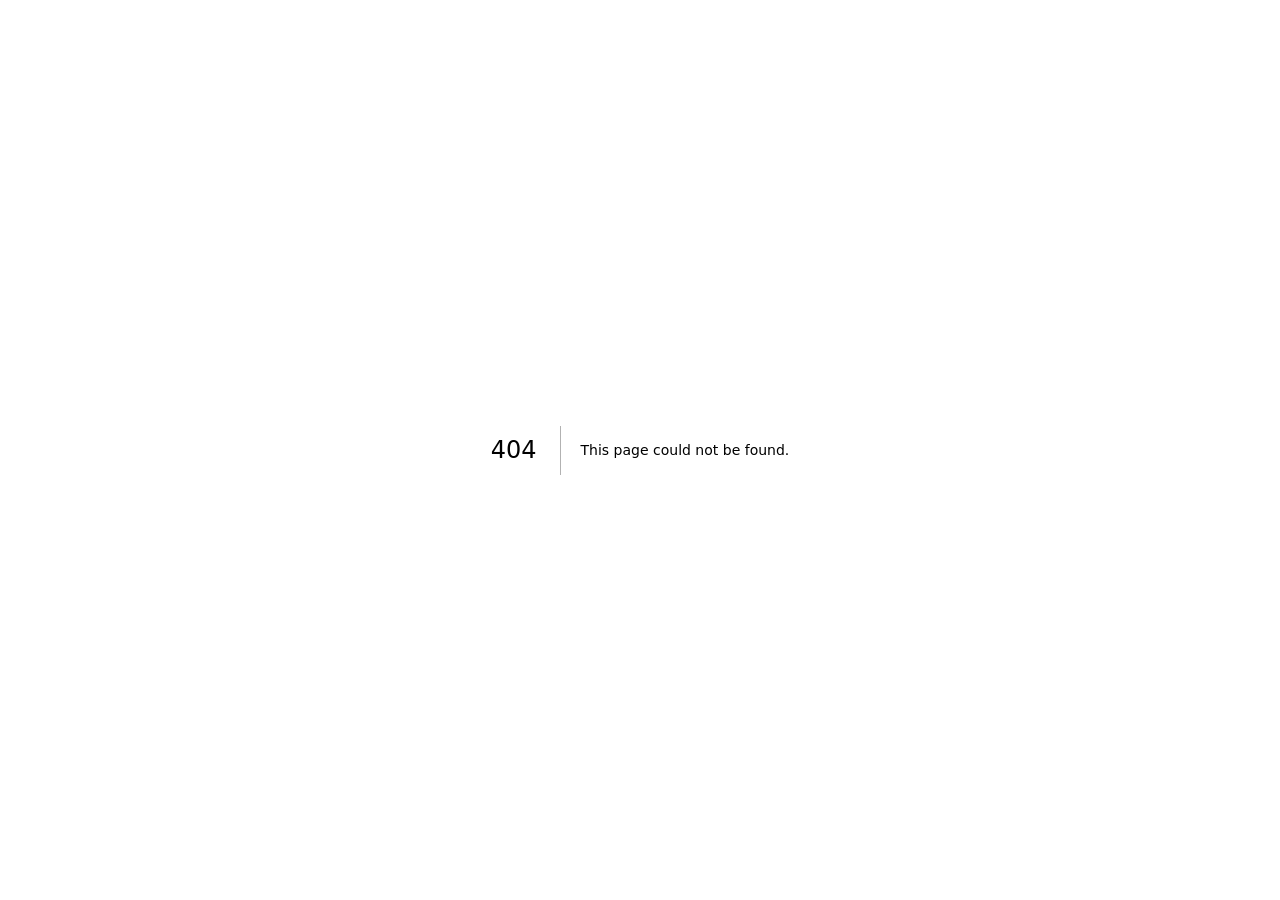
<file: 404/index.html>
<!DOCTYPE html><html lang="en" class="inter_7b064e0d-module__MOT0tq__variable sora_fbe13bf1-module__L_RVWW__variable jetbrains_mono_383db5a8-module__YtJ2lG__variable"><head><meta charSet="utf-8"/><meta name="viewport" content="width=device-width, initial-scale=1"/><link rel="stylesheet" href="/_next/static/chunks/2dhe-3dnabw-f.css" data-precedence="next"/><link rel="preload" as="script" fetchPriority="low" href="/_next/static/chunks/12aruqaur5huj.js"/><script src="/_next/static/chunks/0_i_z5y45w3ww.js" async=""></script><script src="/_next/static/chunks/196x_tfexoucg.js" async=""></script><script src="/_next/static/chunks/turbopack-2b7m0jbolpuu7.js" async=""></script><script src="/_next/static/chunks/3fntmmi971322.js" async=""></script><meta name="robots" content="noindex"/><meta name="next-size-adjust" content=""/><title>404: This page could not be found.</title><meta name="theme-color" content="#06070a"/><title>Yoppie Raditya Wicaksono — Senior Flutter Mobile Developer</title><meta name="description" content="Senior Flutter Mobile Developer with 8+ years in software engineering. Technical owner of two production Flutter platforms processing 7.4M+ analytics events/month across iOS, Android, and Web. Clean Architecture, DDD, BLoC, MQTT, WebRTC."/><meta name="author" content="Yoppie Raditya Wicaksono"/><meta name="keywords" content="Yoppie Raditya Wicaksono,Flutter Developer,Senior Mobile Developer,Clean Architecture,BLoC,Jakarta,Bali,Indonesia,AYANA Hospitality"/><meta property="og:title" content="Yoppie Raditya Wicaksono — Senior Flutter Mobile Developer"/><meta property="og:description" content="8+ years in software engineering, 6+ years Flutter. Production platforms across hospitality, edtech, fintech, and healthcare."/><meta property="og:locale" content="en_US"/><meta property="og:image" content="https://vamosina.github.io/opengraph-image.png?opengraph-image.2z1l95lwf8en1.png"/><meta property="og:image:type" content="image/png"/><meta property="og:image:width" content="1200"/><meta property="og:image:height" content="630"/><meta property="og:image:alt" content="Yoppie Raditya Wicaksono — Senior Flutter Mobile Developer
"/><meta property="og:type" content="website"/><meta name="twitter:card" content="summary_large_image"/><meta name="twitter:title" content="Yoppie Raditya Wicaksono — Senior Flutter Mobile Developer"/><meta name="twitter:description" content="8+ years in software engineering, 6+ years Flutter. Production platforms across hospitality, edtech, fintech, and healthcare."/><meta name="twitter:image" content="https://vamosina.github.io/opengraph-image.png?opengraph-image.2z1l95lwf8en1.png"/><meta name="twitter:image:alt" content="Yoppie Raditya Wicaksono — Senior Flutter Mobile Developer
"/><meta name="twitter:image:type" content="image/png"/><meta name="twitter:image:width" content="1200"/><meta name="twitter:image:height" content="630"/><link rel="icon" href="/icon.svg?icon.1-jhl77jt71us.svg" sizes="any" type="image/svg+xml"/><script src="/_next/static/chunks/0cz1d0mv5g_q7.js" noModule=""></script></head><body><div hidden=""><!--$--><!--/$--></div><div style="font-family:system-ui,&quot;Segoe UI&quot;,Roboto,Helvetica,Arial,sans-serif,&quot;Apple Color Emoji&quot;,&quot;Segoe UI Emoji&quot;;height:100vh;text-align:center;display:flex;flex-direction:column;align-items:center;justify-content:center"><div><style>body{color:#000;background:#fff;margin:0}.next-error-h1{border-right:1px solid rgba(0,0,0,.3)}@media (prefers-color-scheme:dark){body{color:#fff;background:#000}.next-error-h1{border-right:1px solid rgba(255,255,255,.3)}}</style><h1 class="next-error-h1" style="display:inline-block;margin:0 20px 0 0;padding:0 23px 0 0;font-size:24px;font-weight:500;vertical-align:top;line-height:49px">404</h1><div style="display:inline-block"><h2 style="font-size:14px;font-weight:400;line-height:49px;margin:0">This page could not be found.</h2></div></div></div><!--$--><!--/$--><script src="/_next/static/chunks/12aruqaur5huj.js" id="_R_" async=""></script><script>(self.__next_f=self.__next_f||[]).push([0])</script><script>self.__next_f.push([1,"1:\"$Sreact.fragment\"\n2:I[39756,[\"/_next/static/chunks/3fntmmi971322.js\"],\"default\"]\n3:I[37457,[\"/_next/static/chunks/3fntmmi971322.js\"],\"default\"]\n4:I[97367,[\"/_next/static/chunks/3fntmmi971322.js\"],\"OutletBoundary\"]\n5:\"$Sreact.suspense\"\n8:I[97367,[\"/_next/static/chunks/3fntmmi971322.js\"],\"ViewportBoundary\"]\na:I[97367,[\"/_next/static/chunks/3fntmmi971322.js\"],\"MetadataBoundary\"]\nc:I[68027,[],\"default\",1]\n:HL[\"/_next/static/chunks/2dhe-3dnabw-f.css\",\"style\"]\n7:X\n"])</script><script>self.__next_f.push([1,"0:{\"P\":null,\"c\":[\"\",\"_not-found\",\"\"],\"q\":\"\",\"i\":false,\"f\":[[[\"\",{\"children\":[\"/_not-found\",{\"children\":[\"__PAGE__\",{},\"$undefined\",\"$undefined\",4608]},\"$undefined\",\"$undefined\",4608]},\"$undefined\",\"$undefined\",4624],[[\"$\",\"$1\",\"c\",{\"children\":[[[\"$\",\"link\",\"0\",{\"rel\":\"stylesheet\",\"href\":\"/_next/static/chunks/2dhe-3dnabw-f.css\",\"precedence\":\"next\",\"crossOrigin\":\"$undefined\",\"nonce\":\"$undefined\"}]],[\"$\",\"html\",null,{\"lang\":\"en\",\"className\":\"inter_7b064e0d-module__MOT0tq__variable sora_fbe13bf1-module__L_RVWW__variable jetbrains_mono_383db5a8-module__YtJ2lG__variable\",\"children\":[\"$\",\"body\",null,{\"children\":[\"$\",\"$L2\",null,{\"parallelRouterKey\":\"children\",\"error\":\"$undefined\",\"errorStyles\":\"$undefined\",\"errorScripts\":\"$undefined\",\"template\":[\"$\",\"$L3\",null,{}],\"templateStyles\":\"$undefined\",\"templateScripts\":\"$undefined\",\"notFound\":[[[\"$\",\"title\",null,{\"children\":\"404: This page could not be found.\"}],[\"$\",\"div\",null,{\"style\":{\"fontFamily\":\"system-ui,\\\"Segoe UI\\\",Roboto,Helvetica,Arial,sans-serif,\\\"Apple Color Emoji\\\",\\\"Segoe UI Emoji\\\"\",\"height\":\"100vh\",\"textAlign\":\"center\",\"display\":\"flex\",\"flexDirection\":\"column\",\"alignItems\":\"center\",\"justifyContent\":\"center\"},\"children\":[\"$\",\"div\",null,{\"children\":[[\"$\",\"style\",null,{\"dangerouslySetInnerHTML\":{\"__html\":\"body{color:#000;background:#fff;margin:0}.next-error-h1{border-right:1px solid rgba(0,0,0,.3)}@media (prefers-color-scheme:dark){body{color:#fff;background:#000}.next-error-h1{border-right:1px solid rgba(255,255,255,.3)}}\"}}],[\"$\",\"h1\",null,{\"className\":\"next-error-h1\",\"style\":{\"display\":\"inline-block\",\"margin\":\"0 20px 0 0\",\"padding\":\"0 23px 0 0\",\"fontSize\":24,\"fontWeight\":500,\"verticalAlign\":\"top\",\"lineHeight\":\"49px\"},\"children\":404}],[\"$\",\"div\",null,{\"style\":{\"display\":\"inline-block\"},\"children\":[\"$\",\"h2\",null,{\"style\":{\"fontSize\":14,\"fontWeight\":400,\"lineHeight\":\"49px\",\"margin\":0},\"children\":\"This page could not be found.\"}]}]]}]}]],[]],\"forbidden\":\"$undefined\",\"unauthorized\":\"$undefined\"}]}]}]]}],{\"children\":[[\"$\",\"$1\",\"c\",{\"children\":[null,[\"$\",\"$L2\",null,{\"parallelRouterKey\":\"children\",\"error\":\"$undefined\",\"errorStyles\":\"$undefined\",\"errorScripts\":\"$undefined\",\"template\":[\"$\",\"$L3\",null,{}],\"templateStyles\":\"$undefined\",\"templateScripts\":\"$undefined\",\"notFound\":\"$undefined\",\"forbidden\":\"$undefined\",\"unauthorized\":\"$undefined\"}]]}],{\"children\":[[\"$\",\"$1\",\"c\",{\"children\":[[[\"$\",\"title\",null,{\"children\":\"404: This page could not be found.\"}],[\"$\",\"div\",null,{\"style\":\"$0:f:0:1:0:props:children:1:props:children:props:children:props:notFound:0:1:props:style\",\"children\":[\"$\",\"div\",null,{\"children\":[[\"$\",\"style\",null,{\"dangerouslySetInnerHTML\":{\"__html\":\"body{color:#000;background:#fff;margin:0}.next-error-h1{border-right:1px solid rgba(0,0,0,.3)}@media (prefers-color-scheme:dark){body{color:#fff;background:#000}.next-error-h1{border-right:1px solid rgba(255,255,255,.3)}}\"}}],[\"$\",\"h1\",null,{\"className\":\"next-error-h1\",\"style\":\"$0:f:0:1:0:props:children:1:props:children:props:children:props:notFound:0:1:props:children:props:children:1:props:style\",\"children\":404}],[\"$\",\"div\",null,{\"style\":\"$0:f:0:1:0:props:children:1:props:children:props:children:props:notFound:0:1:props:children:props:children:2:props:style\",\"children\":[\"$\",\"h2\",null,{\"style\":\"$0:f:0:1:0:props:children:1:props:children:props:children:props:notFound:0:1:props:children:props:children:2:props:children:props:style\",\"children\":\"This page could not be found.\"}]}]]}]}]],null,[\"$\",\"$L4\",null,{\"children\":[\"$\",\"$5\",null,{\"name\":\"Next.MetadataOutlet\",\"children\":\"$@6\"}]}]]}],{},null,false,null]},null,false,\"$7\"]},null,false,null],[\"$\",\"$1\",\"h\",{\"children\":[[\"$\",\"meta\",null,{\"name\":\"robots\",\"content\":\"noindex\"}],[\"$\",\"$L8\",null,{\"children\":\"$L9\"}],[\"$\",\"div\",null,{\"hidden\":true,\"children\":[\"$\",\"$La\",null,{\"children\":[\"$\",\"$5\",null,{\"name\":\"Next.Metadata\",\"children\":\"$Lb\"}]}]}],[\"$\",\"meta\",null,{\"name\":\"next-size-adjust\",\"content\":\"\"}]]}],false]],\"m\":\"$undefined\",\"G\":[\"$c\",[[\"$\",\"link\",\"0\",{\"rel\":\"stylesheet\",\"href\":\"/_next/static/chunks/2dhe-3dnabw-f.css\",\"precedence\":\"next\",\"crossOrigin\":\"$undefined\",\"nonce\":\"$undefined\"}]]],\"S\":true,\"h\":null,\"r\":\"$undefined\",\"s\":\"$undefined\",\"a\":\"$undefined\",\"l\":\"$undefined\",\"p\":\"$undefined\",\"d\":\"$undefined\",\"b\":\"BwdJfmrG7847XD7F4xp2C\"}\n"])</script><script>self.__next_f.push([1,"7:C\n9:[[\"$\",\"meta\",\"0\",{\"charSet\":\"utf-8\"}],[\"$\",\"meta\",\"1\",{\"name\":\"viewport\",\"content\":\"width=device-width, initial-scale=1\"}],[\"$\",\"meta\",\"2\",{\"name\":\"theme-color\",\"content\":\"#06070a\"}]]\n"])</script><script>self.__next_f.push([1,"d:I[27201,[\"/_next/static/chunks/3fntmmi971322.js\"],\"IconMark\"]\n6:null\n"])</script><script>self.__next_f.push([1,"b:[[\"$\",\"title\",\"0\",{\"children\":\"Yoppie Raditya Wicaksono — Senior Flutter Mobile Developer\"}],[\"$\",\"meta\",\"1\",{\"name\":\"description\",\"content\":\"Senior Flutter Mobile Developer with 8+ years in software engineering. Technical owner of two production Flutter platforms processing 7.4M+ analytics events/month across iOS, Android, and Web. Clean Architecture, DDD, BLoC, MQTT, WebRTC.\"}],[\"$\",\"meta\",\"2\",{\"name\":\"author\",\"content\":\"Yoppie Raditya Wicaksono\"}],[\"$\",\"meta\",\"3\",{\"name\":\"keywords\",\"content\":\"Yoppie Raditya Wicaksono,Flutter Developer,Senior Mobile Developer,Clean Architecture,BLoC,Jakarta,Bali,Indonesia,AYANA Hospitality\"}],[\"$\",\"meta\",\"4\",{\"property\":\"og:title\",\"content\":\"Yoppie Raditya Wicaksono — Senior Flutter Mobile Developer\"}],[\"$\",\"meta\",\"5\",{\"property\":\"og:description\",\"content\":\"8+ years in software engineering, 6+ years Flutter. Production platforms across hospitality, edtech, fintech, and healthcare.\"}],[\"$\",\"meta\",\"6\",{\"property\":\"og:locale\",\"content\":\"en_US\"}],[\"$\",\"meta\",\"7\",{\"property\":\"og:image\",\"content\":\"https://vamosina.github.io/opengraph-image.png?opengraph-image.2z1l95lwf8en1.png\"}],[\"$\",\"meta\",\"8\",{\"property\":\"og:image:type\",\"content\":\"image/png\"}],[\"$\",\"meta\",\"9\",{\"property\":\"og:image:width\",\"content\":\"1200\"}],[\"$\",\"meta\",\"10\",{\"property\":\"og:image:height\",\"content\":\"630\"}],[\"$\",\"meta\",\"11\",{\"property\":\"og:image:alt\",\"content\":\"Yoppie Raditya Wicaksono — Senior Flutter Mobile Developer\\n\"}],[\"$\",\"meta\",\"12\",{\"property\":\"og:type\",\"content\":\"website\"}],[\"$\",\"meta\",\"13\",{\"name\":\"twitter:card\",\"content\":\"summary_large_image\"}],[\"$\",\"meta\",\"14\",{\"name\":\"twitter:title\",\"content\":\"Yoppie Raditya Wicaksono — Senior Flutter Mobile Developer\"}],[\"$\",\"meta\",\"15\",{\"name\":\"twitter:description\",\"content\":\"8+ years in software engineering, 6+ years Flutter. Production platforms across hospitality, edtech, fintech, and healthcare.\"}],[\"$\",\"meta\",\"16\",{\"name\":\"twitter:image\",\"content\":\"https://vamosina.github.io/opengraph-image.png?opengraph-image.2z1l95lwf8en1.png\"}],[\"$\",\"meta\",\"17\",{\"name\":\"twitter:image:alt\",\"content\":\"Yoppie Raditya Wicaksono — Senior Flutter Mobile Developer\\n\"}],[\"$\",\"meta\",\"18\",{\"name\":\"twitter:image:type\",\"content\":\"image/png\"}],[\"$\",\"meta\",\"19\",{\"name\":\"twitter:image:width\",\"content\":\"1200\"}],[\"$\",\"meta\",\"20\",{\"name\":\"twitter:image:height\",\"content\":\"630\"}],[\"$\",\"link\",\"21\",{\"rel\":\"icon\",\"href\":\"/icon.svg?icon.1-jhl77jt71us.svg\",\"sizes\":\"any\",\"type\":\"image/svg+xml\"}],[\"$\",\"$Ld\",\"22\",{}]]\n"])</script></body></html>
</file>
<file: _next/static/chunks/2dhe-3dnabw-f.css>
@font-face{font-family:Inter;font-style:normal;font-weight:100 900;font-display:swap;src:url(../media/2c55a0e60120577a-s.0-dom-5bn10r2.woff2)format("woff2");unicode-range:U+460-52F,U+1C80-1C8A,U+20B4,U+2DE0-2DFF,U+A640-A69F,U+FE2E-FE2F}@font-face{font-family:Inter;font-style:normal;font-weight:100 900;font-display:swap;src:url(../media/9c72aa0f40e4eef8-s.1y4-pdgsjb-pw.woff2)format("woff2");unicode-range:U+301,U+400-45F,U+490-491,U+4B0-4B1,U+2116}@font-face{font-family:Inter;font-style:normal;font-weight:100 900;font-display:swap;src:url(../media/ad66f9afd8947f86-s.3lvt2whj97whp.woff2)format("woff2");unicode-range:U+1F??}@font-face{font-family:Inter;font-style:normal;font-weight:100 900;font-display:swap;src:url(../media/5476f68d60460930-s.2uwcyprjm3xu3.woff2)format("woff2");unicode-range:U+370-377,U+37A-37F,U+384-38A,U+38C,U+38E-3A1,U+3A3-3FF}@font-face{font-family:Inter;font-style:normal;font-weight:100 900;font-display:swap;src:url(../media/2bbe8d2671613f1f-s.0k62hbripvv8p.woff2)format("woff2");unicode-range:U+102-103,U+110-111,U+128-129,U+168-169,U+1A0-1A1,U+1AF-1B0,U+300-301,U+303-304,U+308-309,U+323,U+329,U+1EA0-1EF9,U+20AB}@font-face{font-family:Inter;font-style:normal;font-weight:100 900;font-display:swap;src:url(../media/1bffadaabf893a1e-s.3-6t-g6q0vh0a.woff2)format("woff2");unicode-range:U+100-2BA,U+2BD-2C5,U+2C7-2CC,U+2CE-2D7,U+2DD-2FF,U+304,U+308,U+329,U+1D00-1DBF,U+1E00-1E9F,U+1EF2-1EFF,U+2020,U+20A0-20AB,U+20AD-20C0,U+2113,U+2C60-2C7F,U+A720-A7FF}@font-face{font-family:Inter;font-style:normal;font-weight:100 900;font-display:swap;src:url(../media/83afe278b6a6bb3c-s.p.2bn3s6zvc0dyp.woff2)format("woff2");unicode-range:U+??,U+131,U+152-153,U+2BB-2BC,U+2C6,U+2DA,U+2DC,U+304,U+308,U+329,U+2000-206F,U+20AC,U+2122,U+2191,U+2193,U+2212,U+2215,U+FEFF,U+FFFD}@font-face{font-family:Inter Fallback;src:local(Arial);ascent-override:90.44%;descent-override:22.52%;line-gap-override:0.0%;size-adjust:107.12%}.inter_7b064e0d-module__MOT0tq__className{font-family:Inter,Inter Fallback;font-style:normal}.inter_7b064e0d-module__MOT0tq__variable{--font-inter:"Inter", "Inter Fallback"}
@font-face{font-family:Sora;font-style:normal;font-weight:100 800;font-display:swap;src:url(../media/b886574ba42c3409-s.1_wjncogyh-s7.woff2)format("woff2");unicode-range:U+100-2BA,U+2BD-2C5,U+2C7-2CC,U+2CE-2D7,U+2DD-2FF,U+304,U+308,U+329,U+1D00-1DBF,U+1E00-1E9F,U+1EF2-1EFF,U+2020,U+20A0-20AB,U+20AD-20C0,U+2113,U+2C60-2C7F,U+A720-A7FF}@font-face{font-family:Sora;font-style:normal;font-weight:100 800;font-display:swap;src:url(../media/c41ca59f1c34ba31-s.p.2y2uoi4t910qy.woff2)format("woff2");unicode-range:U+??,U+131,U+152-153,U+2BB-2BC,U+2C6,U+2DA,U+2DC,U+304,U+308,U+329,U+2000-206F,U+20AC,U+2122,U+2191,U+2193,U+2212,U+2215,U+FEFF,U+FFFD}@font-face{font-family:Sora Fallback;src:local(Arial);ascent-override:85.29%;descent-override:25.5%;line-gap-override:0.0%;size-adjust:113.73%}.sora_fbe13bf1-module__L_RVWW__className{font-family:Sora,Sora Fallback;font-style:normal}.sora_fbe13bf1-module__L_RVWW__variable{--font-sora:"Sora", "Sora Fallback"}
@font-face{font-family:JetBrains Mono;font-style:normal;font-weight:100 800;font-display:swap;src:url(../media/13bf9871fe164e7f-s.2f7nqdagzwx2-.woff2)format("woff2");unicode-range:U+460-52F,U+1C80-1C8A,U+20B4,U+2DE0-2DFF,U+A640-A69F,U+FE2E-FE2F}@font-face{font-family:JetBrains Mono;font-style:normal;font-weight:100 800;font-display:swap;src:url(../media/cc545e633e20c56d-s.176arc174-8zp.woff2)format("woff2");unicode-range:U+301,U+400-45F,U+490-491,U+4B0-4B1,U+2116}@font-face{font-family:JetBrains Mono;font-style:normal;font-weight:100 800;font-display:swap;src:url(../media/71b036adf157cdcf-s.0bp8oijd_gu96.woff2)format("woff2");unicode-range:U+370-377,U+37A-37F,U+384-38A,U+38C,U+38E-3A1,U+3A3-3FF}@font-face{font-family:JetBrains Mono;font-style:normal;font-weight:100 800;font-display:swap;src:url(../media/89b21bb081cb7469-s.1fby2rem9ngyr.woff2)format("woff2");unicode-range:U+102-103,U+110-111,U+128-129,U+168-169,U+1A0-1A1,U+1AF-1B0,U+300-301,U+303-304,U+308-309,U+323,U+329,U+1EA0-1EF9,U+20AB}@font-face{font-family:JetBrains Mono;font-style:normal;font-weight:100 800;font-display:swap;src:url(../media/3fe682a82f50d426-s.0vfdmo25voy_0.woff2)format("woff2");unicode-range:U+100-2BA,U+2BD-2C5,U+2C7-2CC,U+2CE-2D7,U+2DD-2FF,U+304,U+308,U+329,U+1D00-1DBF,U+1E00-1E9F,U+1EF2-1EFF,U+2020,U+20A0-20AB,U+20AD-20C0,U+2113,U+2C60-2C7F,U+A720-A7FF}@font-face{font-family:JetBrains Mono;font-style:normal;font-weight:100 800;font-display:swap;src:url(../media/70bc3e132a0a741e-s.p.3t6q91iet4nsy.woff2)format("woff2");unicode-range:U+??,U+131,U+152-153,U+2BB-2BC,U+2C6,U+2DA,U+2DC,U+304,U+308,U+329,U+2000-206F,U+20AC,U+2122,U+2191,U+2193,U+2212,U+2215,U+FEFF,U+FFFD}@font-face{font-family:JetBrains Mono Fallback;src:local(Arial);ascent-override:75.79%;descent-override:22.29%;line-gap-override:0.0%;size-adjust:134.59%}.jetbrains_mono_383db5a8-module__YtJ2lG__className{font-family:JetBrains Mono,JetBrains Mono Fallback;font-style:normal}.jetbrains_mono_383db5a8-module__YtJ2lG__variable{--font-mono-jet:"JetBrains Mono", "JetBrains Mono Fallback"}
@layer properties{@supports (((-webkit-hyphens:none)) and (not (margin-trim:inline))) or ((-moz-orient:inline) and (not (color:rgb(from red r g b)))){*,:before,:after,::backdrop{--tw-translate-x:0;--tw-translate-y:0;--tw-translate-z:0;--tw-scale-x:1;--tw-scale-y:1;--tw-scale-z:1;--tw-rotate-x:initial;--tw-rotate-y:initial;--tw-rotate-z:initial;--tw-skew-x:initial;--tw-skew-y:initial;--tw-space-y-reverse:0;--tw-border-style:solid;--tw-gradient-position:initial;--tw-gradient-from:#0000;--tw-gradient-via:#0000;--tw-gradient-to:#0000;--tw-gradient-stops:initial;--tw-gradient-via-stops:initial;--tw-gradient-from-position:0%;--tw-gradient-via-position:50%;--tw-gradient-to-position:100%;--tw-leading:initial;--tw-font-weight:initial;--tw-tracking:initial;--tw-shadow:0 0 #0000;--tw-shadow-color:initial;--tw-shadow-alpha:100%;--tw-inset-shadow:0 0 #0000;--tw-inset-shadow-color:initial;--tw-inset-shadow-alpha:100%;--tw-ring-color:initial;--tw-ring-shadow:0 0 #0000;--tw-inset-ring-color:initial;--tw-inset-ring-shadow:0 0 #0000;--tw-ring-inset:initial;--tw-ring-offset-width:0px;--tw-ring-offset-color:#fff;--tw-ring-offset-shadow:0 0 #0000;--tw-blur:initial;--tw-brightness:initial;--tw-contrast:initial;--tw-grayscale:initial;--tw-hue-rotate:initial;--tw-invert:initial;--tw-opacity:initial;--tw-saturate:initial;--tw-sepia:initial;--tw-drop-shadow:initial;--tw-drop-shadow-color:initial;--tw-drop-shadow-alpha:100%;--tw-drop-shadow-size:initial;--tw-backdrop-blur:initial;--tw-backdrop-brightness:initial;--tw-backdrop-contrast:initial;--tw-backdrop-grayscale:initial;--tw-backdrop-hue-rotate:initial;--tw-backdrop-invert:initial;--tw-backdrop-opacity:initial;--tw-backdrop-saturate:initial;--tw-backdrop-sepia:initial;--tw-duration:initial}}}@layer theme{:root,:host{--font-sans:var(--font-inter), ui-sans-serif, system-ui, sans-serif;--font-mono:var(--font-mono-jet), ui-monospace, monospace;--color-black:#000;--color-white:#fff;--spacing:.25rem;--container-sm:24rem;--container-xl:36rem;--container-2xl:42rem;--container-4xl:56rem;--container-6xl:72rem;--text-xs:.75rem;--text-xs--line-height:calc(1 / .75);--text-sm:.875rem;--text-sm--line-height:calc(1.25 / .875);--text-base:1rem;--text-base--line-height:calc(1.5 / 1);--text-lg:1.125rem;--text-lg--line-height:calc(1.75 / 1.125);--text-xl:1.25rem;--text-xl--line-height:calc(1.75 / 1.25);--text-2xl:1.5rem;--text-2xl--line-height:calc(2 / 1.5);--text-3xl:1.875rem;--text-3xl--line-height:calc(2.25 / 1.875);--text-4xl:2.25rem;--text-4xl--line-height:calc(2.5 / 2.25);--text-5xl:3rem;--text-5xl--line-height:1;--text-6xl:3.75rem;--text-6xl--line-height:1;--text-7xl:4.5rem;--text-7xl--line-height:1;--font-weight-medium:500;--font-weight-semibold:600;--font-weight-bold:700;--tracking-tight:-.025em;--tracking-widest:.1em;--leading-tight:1.25;--leading-snug:1.375;--leading-relaxed:1.625;--radius-sm:.25rem;--radius-md:.375rem;--radius-lg:.5rem;--radius-xl:.75rem;--radius-2xl:1rem;--animate-ping:ping 1s cubic-bezier(0, 0, .2, 1) infinite;--animate-bounce:bounce 1s infinite;--blur-sm:8px;--blur-md:12px;--blur-xl:24px;--blur-2xl:40px;--default-transition-duration:.15s;--default-transition-timing-function:cubic-bezier(.4, 0, .2, 1);--default-font-family:var(--font-sans);--default-mono-font-family:var(--font-mono);--font-display:var(--font-sora), ui-sans-serif, system-ui, sans-serif;--color-ink:#06070a;--color-ink-2:#0a0c11;--color-surface:#0f1218;--color-line:#ffffff14;--color-mist:#9aa4b2;--color-teal:#35e2c4;--color-cyan:#22d3ee;--color-violet:#8b7bff}}@layer base{*,:after,:before,::backdrop{box-sizing:border-box;border:0 solid;margin:0;padding:0}::file-selector-button{box-sizing:border-box;border:0 solid;margin:0;padding:0}html,:host{-webkit-text-size-adjust:100%;tab-size:4;line-height:1.5;font-family:var(--default-font-family,-apple-system, BlinkMacSystemFont, "Segoe UI", Roboto, "Helvetica Neue", "Noto Sans", Arial, sans-serif, "Apple Color Emoji", "Segoe UI Emoji", "Segoe UI Symbol", "Noto Color Emoji");font-feature-settings:var(--default-font-feature-settings,normal);font-variation-settings:var(--default-font-variation-settings,normal);-webkit-tap-highlight-color:transparent}hr{height:0;color:inherit;border-top-width:1px}abbr:where([title]){-webkit-text-decoration:underline dotted;text-decoration:underline dotted}h1,h2,h3,h4,h5,h6{font-size:inherit;font-weight:inherit}a{color:inherit;-webkit-text-decoration:inherit;-webkit-text-decoration:inherit;-webkit-text-decoration:inherit;-webkit-text-decoration:inherit;text-decoration:inherit}b,strong{font-weight:bolder}code,kbd,samp,pre{font-family:var(--default-mono-font-family,ui-monospace, SFMono-Regular, Menlo, Monaco, Consolas, "Liberation Mono", "Courier New", monospace);font-feature-settings:var(--default-mono-font-feature-settings,normal);font-variation-settings:var(--default-mono-font-variation-settings,normal);font-size:1em}small{font-size:80%}sub,sup{vertical-align:baseline;font-size:75%;line-height:0;position:relative}sub{bottom:-.25em}sup{top:-.5em}table{text-indent:0;border-color:inherit;border-collapse:collapse}:-moz-focusring:where(:not(iframe)){outline:auto}progress{vertical-align:baseline}summary{display:list-item}ol,ul,menu{list-style:none}img,svg,video,canvas,audio,iframe,embed,object{vertical-align:middle;display:block}img,video{max-width:100%;height:auto}button,input,select,optgroup,textarea{font:inherit;font-feature-settings:inherit;font-variation-settings:inherit;letter-spacing:inherit;color:inherit;opacity:1;background-color:#0000;border-radius:0}::file-selector-button{font:inherit;font-feature-settings:inherit;font-variation-settings:inherit;letter-spacing:inherit;color:inherit;opacity:1;background-color:#0000;border-radius:0}:where(select:is([multiple],[size])) optgroup{font-weight:bolder}:where(select:is([multiple],[size])) optgroup option{padding-inline-start:20px}::file-selector-button{margin-inline-end:4px}::placeholder{opacity:1}@supports (not ((-webkit-appearance:-apple-pay-button))) or (contain-intrinsic-size:1px){::placeholder{color:currentColor}@supports (color:color-mix(in lab, red, red)){::placeholder{color:color-mix(in oklab, currentcolor 50%, transparent)}}}textarea{resize:vertical}::-webkit-search-decoration{-webkit-appearance:none}::-webkit-date-and-time-value{min-height:1lh;text-align:inherit}::-webkit-datetime-edit{display:inline-flex}::-webkit-datetime-edit-fields-wrapper{padding:0}::-webkit-datetime-edit{padding-block:0}::-webkit-datetime-edit-year-field{padding-block:0}::-webkit-datetime-edit-month-field{padding-block:0}::-webkit-datetime-edit-day-field{padding-block:0}::-webkit-datetime-edit-hour-field{padding-block:0}::-webkit-datetime-edit-minute-field{padding-block:0}::-webkit-datetime-edit-second-field{padding-block:0}::-webkit-datetime-edit-millisecond-field{padding-block:0}::-webkit-datetime-edit-meridiem-field{padding-block:0}::-webkit-calendar-picker-indicator{line-height:1}:-moz-ui-invalid{box-shadow:none}button,input:where([type=button],[type=reset],[type=submit]){appearance:button}::file-selector-button{appearance:button}::-webkit-inner-spin-button{height:auto}::-webkit-outer-spin-button{height:auto}[hidden]:where(:not([hidden=until-found])){display:none!important}}@layer components;@layer utilities{.pointer-events-none{pointer-events:none}.visible{visibility:visible}.absolute{position:absolute}.fixed{position:fixed}.relative{position:relative}.static{position:static}.inset-0{inset:0}.inset-x-0{inset-inline:0}.-top-1{top:calc(var(--spacing) * -1)}.-top-4{top:calc(var(--spacing) * -4)}.-top-56{top:calc(var(--spacing) * -56)}.top-0{top:0}.top-3{top:calc(var(--spacing) * 3)}.top-24{top:calc(var(--spacing) * 24)}.top-60{top:calc(var(--spacing) * 60)}.-right-4{right:calc(var(--spacing) * -4)}.right-3{right:calc(var(--spacing) * 3)}.bottom-3{bottom:calc(var(--spacing) * 3)}.-left-1{left:calc(var(--spacing) * -1)}.-left-4{left:calc(var(--spacing) * -4)}.-left-8{left:calc(var(--spacing) * -8)}.-left-56{left:calc(var(--spacing) * -56)}.left-1\/2{left:50%}.left-3{left:calc(var(--spacing) * 3)}.-z-10{z-index:calc(10 * -1)}.z-0{z-index:0}.z-10{z-index:10}.z-20{z-index:20}.z-50{z-index:50}.z-\[60\]{z-index:60}.z-\[90\]{z-index:90}.z-\[95\]{z-index:95}.mx-2{margin-inline:calc(var(--spacing) * 2)}.mx-auto{margin-inline:auto}.-mt-6{margin-top:calc(var(--spacing) * -6)}.mt-0\.5{margin-top:calc(var(--spacing) * .5)}.mt-1{margin-top:var(--spacing)}.mt-1\.5{margin-top:calc(var(--spacing) * 1.5)}.mt-2{margin-top:calc(var(--spacing) * 2)}.mt-3{margin-top:calc(var(--spacing) * 3)}.mt-4{margin-top:calc(var(--spacing) * 4)}.mt-5{margin-top:calc(var(--spacing) * 5)}.mt-6{margin-top:calc(var(--spacing) * 6)}.mt-7{margin-top:calc(var(--spacing) * 7)}.mt-8{margin-top:calc(var(--spacing) * 8)}.mt-10{margin-top:calc(var(--spacing) * 10)}.mt-12{margin-top:calc(var(--spacing) * 12)}.mt-14{margin-top:calc(var(--spacing) * 14)}.mt-\[7px\]{margin-top:7px}.mb-4{margin-bottom:calc(var(--spacing) * 4)}.mb-5{margin-bottom:calc(var(--spacing) * 5)}.line-clamp-3{-webkit-line-clamp:3;-webkit-box-orient:vertical;display:-webkit-box;overflow:hidden}.block{display:block}.contents{display:contents}.flex{display:flex}.grid{display:grid}.hidden{display:none}.inline-block{display:inline-block}.inline-flex{display:inline-flex}.aspect-\[3\/4\]{aspect-ratio:3/4}.aspect-\[16\/10\]{aspect-ratio:16/10}.h-0\.5{height:calc(var(--spacing) * .5)}.h-1{height:var(--spacing)}.h-1\.5{height:calc(var(--spacing) * 1.5)}.h-2{height:calc(var(--spacing) * 2)}.h-6{height:calc(var(--spacing) * 6)}.h-7{height:calc(var(--spacing) * 7)}.h-8{height:calc(var(--spacing) * 8)}.h-9{height:calc(var(--spacing) * 9)}.h-12{height:calc(var(--spacing) * 12)}.h-14{height:calc(var(--spacing) * 14)}.h-16{height:calc(var(--spacing) * 16)}.h-64{height:calc(var(--spacing) * 64)}.h-\[3px\]{height:3px}.h-\[14rem\]{height:14rem}.h-\[28rem\]{height:28rem}.h-\[380px\]{height:380px}.h-full{height:100%}.max-h-\[90vh\]{max-height:90vh}.min-h-0{min-height:0}.min-h-\[280px\]{min-height:280px}.w-1{width:var(--spacing)}.w-1\.5{width:calc(var(--spacing) * 1.5)}.w-2{width:calc(var(--spacing) * 2)}.w-4{width:calc(var(--spacing) * 4)}.w-6{width:calc(var(--spacing) * 6)}.w-7{width:calc(var(--spacing) * 7)}.w-8{width:calc(var(--spacing) * 8)}.w-9{width:calc(var(--spacing) * 9)}.w-12{width:calc(var(--spacing) * 12)}.w-14{width:calc(var(--spacing) * 14)}.w-16{width:calc(var(--spacing) * 16)}.w-24{width:calc(var(--spacing) * 24)}.w-\[14rem\]{width:14rem}.w-\[28rem\]{width:28rem}.w-\[40rem\]{width:40rem}.w-full{width:100%}.w-max{width:max-content}.max-w-2xl{max-width:var(--container-2xl)}.max-w-4xl{max-width:var(--container-4xl)}.max-w-6xl{max-width:var(--container-6xl)}.max-w-\[26rem\]{max-width:26rem}.max-w-\[85\%\]{max-width:85%}.max-w-sm{max-width:var(--container-sm)}.max-w-xl{max-width:var(--container-xl)}.min-w-0{min-width:0}.flex-1{flex:1}.shrink-0{flex-shrink:0}.origin-left{transform-origin:0}.-translate-x-1\/2{--tw-translate-x:calc(calc(1 / 2 * 100%) * -1);translate:var(--tw-translate-x) var(--tw-translate-y)}.-translate-y-\[3px\]{--tw-translate-y:calc(3px * -1);translate:var(--tw-translate-x) var(--tw-translate-y)}.translate-y-24{--tw-translate-y:calc(var(--spacing) * 24);translate:var(--tw-translate-x) var(--tw-translate-y)}.translate-y-\[3px\]{--tw-translate-y:3px;translate:var(--tw-translate-x) var(--tw-translate-y)}.scale-x-0{--tw-scale-x:0%;scale:var(--tw-scale-x) var(--tw-scale-y)}.-rotate-45{rotate:-45deg}.rotate-45{rotate:45deg}.transform{transform:var(--tw-rotate-x,) var(--tw-rotate-y,) var(--tw-rotate-z,) var(--tw-skew-x,) var(--tw-skew-y,)}.animate-bounce{animation:var(--animate-bounce)}.animate-ping{animation:var(--animate-ping)}.cursor-pointer{cursor:pointer}.resize{resize:both}.resize-none{resize:none}.list-none{list-style-type:none}.grid-cols-1{grid-template-columns:repeat(1,minmax(0,1fr))}.grid-cols-2{grid-template-columns:repeat(2,minmax(0,1fr))}.flex-col{flex-direction:column}.flex-wrap{flex-wrap:wrap}.place-items-center{place-items:center}.items-baseline{align-items:baseline}.items-center{align-items:center}.items-start{align-items:flex-start}.items-stretch{align-items:stretch}.justify-between{justify-content:space-between}.justify-center{justify-content:center}.justify-end{justify-content:flex-end}.justify-start{justify-content:flex-start}.gap-1{gap:var(--spacing)}.gap-1\.5{gap:calc(var(--spacing) * 1.5)}.gap-2{gap:calc(var(--spacing) * 2)}.gap-2\.5{gap:calc(var(--spacing) * 2.5)}.gap-3{gap:calc(var(--spacing) * 3)}.gap-4{gap:calc(var(--spacing) * 4)}.gap-5{gap:calc(var(--spacing) * 5)}.gap-6{gap:calc(var(--spacing) * 6)}.gap-8{gap:calc(var(--spacing) * 8)}.gap-10{gap:calc(var(--spacing) * 10)}.gap-14{gap:calc(var(--spacing) * 14)}.gap-16{gap:calc(var(--spacing) * 16)}:where(.space-y-2\.5>:not(:last-child)){--tw-space-y-reverse:0;margin-block-start:calc(calc(var(--spacing) * 2.5) * var(--tw-space-y-reverse));margin-block-end:calc(calc(var(--spacing) * 2.5) * calc(1 - var(--tw-space-y-reverse)))}:where(.space-y-3>:not(:last-child)){--tw-space-y-reverse:0;margin-block-start:calc(calc(var(--spacing) * 3) * var(--tw-space-y-reverse));margin-block-end:calc(calc(var(--spacing) * 3) * calc(1 - var(--tw-space-y-reverse)))}:where(.space-y-4>:not(:last-child)){--tw-space-y-reverse:0;margin-block-start:calc(calc(var(--spacing) * 4) * var(--tw-space-y-reverse));margin-block-end:calc(calc(var(--spacing) * 4) * calc(1 - var(--tw-space-y-reverse)))}:where(.space-y-5>:not(:last-child)){--tw-space-y-reverse:0;margin-block-start:calc(calc(var(--spacing) * 5) * var(--tw-space-y-reverse));margin-block-end:calc(calc(var(--spacing) * 5) * calc(1 - var(--tw-space-y-reverse)))}:where(.space-y-6>:not(:last-child)){--tw-space-y-reverse:0;margin-block-start:calc(calc(var(--spacing) * 6) * var(--tw-space-y-reverse));margin-block-end:calc(calc(var(--spacing) * 6) * calc(1 - var(--tw-space-y-reverse)))}.gap-x-5{column-gap:calc(var(--spacing) * 5)}.gap-x-6{column-gap:calc(var(--spacing) * 6)}.gap-y-2{row-gap:calc(var(--spacing) * 2)}.gap-y-7{row-gap:calc(var(--spacing) * 7)}.truncate{text-overflow:ellipsis;white-space:nowrap;overflow:hidden}.overflow-hidden{overflow:hidden}.overflow-x-auto{overflow-x:auto}.overflow-y-auto{overflow-y:auto}.rounded-2xl{border-radius:var(--radius-2xl)}.rounded-\[28px\]{border-radius:28px}.rounded-full{border-radius:3.40282e38px}.rounded-lg{border-radius:var(--radius-lg)}.rounded-md{border-radius:var(--radius-md)}.rounded-xl{border-radius:var(--radius-xl)}.rounded-br-sm{border-bottom-right-radius:var(--radius-sm)}.rounded-bl-sm{border-bottom-left-radius:var(--radius-sm)}.border{border-style:var(--tw-border-style);border-width:1px}.border-y{border-block-style:var(--tw-border-style);border-block-width:1px}.border-t{border-top-style:var(--tw-border-style);border-top-width:1px}.border-b{border-bottom-style:var(--tw-border-style);border-bottom-width:1px}.border-l-2{border-left-style:var(--tw-border-style);border-left-width:2px}.border-dashed{--tw-border-style:dashed;border-style:dashed}.border-line{border-color:var(--color-line)}.border-teal{border-color:var(--color-teal)}.border-teal\/25{border-color:#35e2c440}@supports (color:color-mix(in lab, red, red)){.border-teal\/25{border-color:color-mix(in oklab, var(--color-teal) 25%, transparent)}}.border-teal\/40{border-color:#35e2c466}@supports (color:color-mix(in lab, red, red)){.border-teal\/40{border-color:color-mix(in oklab, var(--color-teal) 40%, transparent)}}.border-teal\/50{border-color:#35e2c480}@supports (color:color-mix(in lab, red, red)){.border-teal\/50{border-color:color-mix(in oklab, var(--color-teal) 50%, transparent)}}.border-transparent{border-color:#0000}.bg-black\/40{background-color:#0006}@supports (color:color-mix(in lab, red, red)){.bg-black\/40{background-color:color-mix(in oklab, var(--color-black) 40%, transparent)}}.bg-black\/50{background-color:#00000080}@supports (color:color-mix(in lab, red, red)){.bg-black\/50{background-color:color-mix(in oklab, var(--color-black) 50%, transparent)}}.bg-black\/60{background-color:#0009}@supports (color:color-mix(in lab, red, red)){.bg-black\/60{background-color:color-mix(in oklab, var(--color-black) 60%, transparent)}}.bg-black\/85{background-color:#000000d9}@supports (color:color-mix(in lab, red, red)){.bg-black\/85{background-color:color-mix(in oklab, var(--color-black) 85%, transparent)}}.bg-cyan{background-color:var(--color-cyan)}.bg-ink{background-color:var(--color-ink)}.bg-ink-2{background-color:var(--color-ink-2)}.bg-ink-2\/40{background-color:#0a0c1166}@supports (color:color-mix(in lab, red, red)){.bg-ink-2\/40{background-color:color-mix(in oklab, var(--color-ink-2) 40%, transparent)}}.bg-ink-2\/60{background-color:#0a0c1199}@supports (color:color-mix(in lab, red, red)){.bg-ink-2\/60{background-color:color-mix(in oklab, var(--color-ink-2) 60%, transparent)}}.bg-ink\/70{background-color:#06070ab3}@supports (color:color-mix(in lab, red, red)){.bg-ink\/70{background-color:color-mix(in oklab, var(--color-ink) 70%, transparent)}}.bg-ink\/80{background-color:#06070acc}@supports (color:color-mix(in lab, red, red)){.bg-ink\/80{background-color:color-mix(in oklab, var(--color-ink) 80%, transparent)}}.bg-ink\/95{background-color:#06070af2}@supports (color:color-mix(in lab, red, red)){.bg-ink\/95{background-color:color-mix(in oklab, var(--color-ink) 95%, transparent)}}.bg-surface{background-color:var(--color-surface)}.bg-surface\/40{background-color:#0f121866}@supports (color:color-mix(in lab, red, red)){.bg-surface\/40{background-color:color-mix(in oklab, var(--color-surface) 40%, transparent)}}.bg-surface\/50{background-color:#0f121880}@supports (color:color-mix(in lab, red, red)){.bg-surface\/50{background-color:color-mix(in oklab, var(--color-surface) 50%, transparent)}}.bg-surface\/60{background-color:#0f121899}@supports (color:color-mix(in lab, red, red)){.bg-surface\/60{background-color:color-mix(in oklab, var(--color-surface) 60%, transparent)}}.bg-surface\/90{background-color:#0f1218e6}@supports (color:color-mix(in lab, red, red)){.bg-surface\/90{background-color:color-mix(in oklab, var(--color-surface) 90%, transparent)}}.bg-teal{background-color:var(--color-teal)}.bg-teal\/10{background-color:#35e2c41a}@supports (color:color-mix(in lab, red, red)){.bg-teal\/10{background-color:color-mix(in oklab, var(--color-teal) 10%, transparent)}}.bg-teal\/15{background-color:#35e2c426}@supports (color:color-mix(in lab, red, red)){.bg-teal\/15{background-color:color-mix(in oklab, var(--color-teal) 15%, transparent)}}.bg-teal\/60{background-color:#35e2c499}@supports (color:color-mix(in lab, red, red)){.bg-teal\/60{background-color:color-mix(in oklab, var(--color-teal) 60%, transparent)}}.bg-transparent{background-color:#0000}.bg-violet{background-color:var(--color-violet)}.bg-violet\/70{background-color:#8b7bffb3}@supports (color:color-mix(in lab, red, red)){.bg-violet\/70{background-color:color-mix(in oklab, var(--color-violet) 70%, transparent)}}.bg-white{background-color:var(--color-white)}.bg-white\/5{background-color:#ffffff0d}@supports (color:color-mix(in lab, red, red)){.bg-white\/5{background-color:color-mix(in oklab, var(--color-white) 5%, transparent)}}.bg-white\/\[0\.02\]{background-color:#ffffff05}@supports (color:color-mix(in lab, red, red)){.bg-white\/\[0\.02\]{background-color:color-mix(in oklab, var(--color-white) 2%, transparent)}}.bg-white\/\[0\.03\]{background-color:#ffffff08}@supports (color:color-mix(in lab, red, red)){.bg-white\/\[0\.03\]{background-color:color-mix(in oklab, var(--color-white) 3%, transparent)}}.bg-gradient-to-b{--tw-gradient-position:to bottom in oklab;background-image:linear-gradient(var(--tw-gradient-stops))}.bg-gradient-to-br{--tw-gradient-position:to bottom right in oklab;background-image:linear-gradient(var(--tw-gradient-stops))}.bg-gradient-to-r{--tw-gradient-position:to right in oklab;background-image:linear-gradient(var(--tw-gradient-stops))}.bg-gradient-to-t{--tw-gradient-position:to top in oklab;background-image:linear-gradient(var(--tw-gradient-stops))}.bg-\[radial-gradient\(circle\,rgba\(53\,226\,196\,0\.16\)\,rgba\(139\,123\,255\,0\.08\)_45\%\,transparent_65\%\)\]{background-image:radial-gradient(circle,#35e2c429,#8b7bff14 45%,#0000 65%)}.bg-\[radial-gradient\(ellipse_at_50\%_-10\%\,transparent_25\%\,rgba\(6\,7\,10\,0\.75\)_80\%\)\]{background-image:radial-gradient(at 50% -10%,#0000 25%,#06070abf 80%)}.from-ink-2{--tw-gradient-from:var(--color-ink-2);--tw-gradient-stops:var(--tw-gradient-via-stops,var(--tw-gradient-position), var(--tw-gradient-from) var(--tw-gradient-from-position), var(--tw-gradient-to) var(--tw-gradient-to-position))}.from-ink\/80{--tw-gradient-from:#06070acc}@supports (color:color-mix(in lab, red, red)){.from-ink\/80{--tw-gradient-from:color-mix(in oklab, var(--color-ink) 80%, transparent)}}.from-ink\/80{--tw-gradient-stops:var(--tw-gradient-via-stops,var(--tw-gradient-position), var(--tw-gradient-from) var(--tw-gradient-from-position), var(--tw-gradient-to) var(--tw-gradient-to-position))}.from-surface\/95{--tw-gradient-from:#0f1218f2}@supports (color:color-mix(in lab, red, red)){.from-surface\/95{--tw-gradient-from:color-mix(in oklab, var(--color-surface) 95%, transparent)}}.from-surface\/95{--tw-gradient-stops:var(--tw-gradient-via-stops,var(--tw-gradient-position), var(--tw-gradient-from) var(--tw-gradient-from-position), var(--tw-gradient-to) var(--tw-gradient-to-position))}.from-teal{--tw-gradient-from:var(--color-teal);--tw-gradient-stops:var(--tw-gradient-via-stops,var(--tw-gradient-position), var(--tw-gradient-from) var(--tw-gradient-from-position), var(--tw-gradient-to) var(--tw-gradient-to-position))}.from-teal\/10{--tw-gradient-from:#35e2c41a}@supports (color:color-mix(in lab, red, red)){.from-teal\/10{--tw-gradient-from:color-mix(in oklab, var(--color-teal) 10%, transparent)}}.from-teal\/10{--tw-gradient-stops:var(--tw-gradient-via-stops,var(--tw-gradient-position), var(--tw-gradient-from) var(--tw-gradient-from-position), var(--tw-gradient-to) var(--tw-gradient-to-position))}.from-teal\/20{--tw-gradient-from:#35e2c433}@supports (color:color-mix(in lab, red, red)){.from-teal\/20{--tw-gradient-from:color-mix(in oklab, var(--color-teal) 20%, transparent)}}.from-teal\/20{--tw-gradient-stops:var(--tw-gradient-via-stops,var(--tw-gradient-position), var(--tw-gradient-from) var(--tw-gradient-from-position), var(--tw-gradient-to) var(--tw-gradient-to-position))}.via-cyan{--tw-gradient-via:var(--color-cyan);--tw-gradient-via-stops:var(--tw-gradient-position), var(--tw-gradient-from) var(--tw-gradient-from-position), var(--tw-gradient-via) var(--tw-gradient-via-position), var(--tw-gradient-to) var(--tw-gradient-to-position);--tw-gradient-stops:var(--tw-gradient-via-stops)}.via-transparent{--tw-gradient-via:transparent;--tw-gradient-via-stops:var(--tw-gradient-position), var(--tw-gradient-from) var(--tw-gradient-from-position), var(--tw-gradient-via) var(--tw-gradient-via-position), var(--tw-gradient-to) var(--tw-gradient-to-position);--tw-gradient-stops:var(--tw-gradient-via-stops)}.to-cyan{--tw-gradient-to:var(--color-cyan);--tw-gradient-stops:var(--tw-gradient-via-stops,var(--tw-gradient-position), var(--tw-gradient-from) var(--tw-gradient-from-position), var(--tw-gradient-to) var(--tw-gradient-to-position))}.to-ink-2\/95{--tw-gradient-to:#0a0c11f2}@supports (color:color-mix(in lab, red, red)){.to-ink-2\/95{--tw-gradient-to:color-mix(in oklab, var(--color-ink-2) 95%, transparent)}}.to-ink-2\/95{--tw-gradient-stops:var(--tw-gradient-via-stops,var(--tw-gradient-position), var(--tw-gradient-from) var(--tw-gradient-from-position), var(--tw-gradient-to) var(--tw-gradient-to-position))}.to-surface{--tw-gradient-to:var(--color-surface);--tw-gradient-stops:var(--tw-gradient-via-stops,var(--tw-gradient-position), var(--tw-gradient-from) var(--tw-gradient-from-position), var(--tw-gradient-to) var(--tw-gradient-to-position))}.to-transparent{--tw-gradient-to:transparent;--tw-gradient-stops:var(--tw-gradient-via-stops,var(--tw-gradient-position), var(--tw-gradient-from) var(--tw-gradient-from-position), var(--tw-gradient-to) var(--tw-gradient-to-position))}.to-violet{--tw-gradient-to:var(--color-violet);--tw-gradient-stops:var(--tw-gradient-via-stops,var(--tw-gradient-position), var(--tw-gradient-from) var(--tw-gradient-from-position), var(--tw-gradient-to) var(--tw-gradient-to-position))}.to-violet\/10{--tw-gradient-to:#8b7bff1a}@supports (color:color-mix(in lab, red, red)){.to-violet\/10{--tw-gradient-to:color-mix(in oklab, var(--color-violet) 10%, transparent)}}.to-violet\/10{--tw-gradient-stops:var(--tw-gradient-via-stops,var(--tw-gradient-position), var(--tw-gradient-from) var(--tw-gradient-from-position), var(--tw-gradient-to) var(--tw-gradient-to-position))}.to-violet\/20{--tw-gradient-to:#8b7bff33}@supports (color:color-mix(in lab, red, red)){.to-violet\/20{--tw-gradient-to:color-mix(in oklab, var(--color-violet) 20%, transparent)}}.to-violet\/20{--tw-gradient-stops:var(--tw-gradient-via-stops,var(--tw-gradient-position), var(--tw-gradient-from) var(--tw-gradient-from-position), var(--tw-gradient-to) var(--tw-gradient-to-position))}.\[mask-image\:linear-gradient\(to_right\,transparent\,black_12\%\,black_88\%\,transparent\)\]{-webkit-mask-image:linear-gradient(90deg,#0000,#000 12% 88%,#0000);mask-image:linear-gradient(90deg,#0000,#000 12% 88%,#0000)}.bg-clip-text{-webkit-background-clip:text;background-clip:text}.object-contain{object-fit:contain}.object-cover{object-fit:cover}.object-top{object-position:top}.p-3{padding:calc(var(--spacing) * 3)}.p-4{padding:calc(var(--spacing) * 4)}.p-5{padding:calc(var(--spacing) * 5)}.p-6{padding:calc(var(--spacing) * 6)}.px-2{padding-inline:calc(var(--spacing) * 2)}.px-2\.5{padding-inline:calc(var(--spacing) * 2.5)}.px-3{padding-inline:calc(var(--spacing) * 3)}.px-3\.5{padding-inline:calc(var(--spacing) * 3.5)}.px-4{padding-inline:calc(var(--spacing) * 4)}.px-5{padding-inline:calc(var(--spacing) * 5)}.px-6{padding-inline:calc(var(--spacing) * 6)}.px-8{padding-inline:calc(var(--spacing) * 8)}.py-0\.5{padding-block:calc(var(--spacing) * .5)}.py-1{padding-block:var(--spacing)}.py-1\.5{padding-block:calc(var(--spacing) * 1.5)}.py-2{padding-block:calc(var(--spacing) * 2)}.py-2\.5{padding-block:calc(var(--spacing) * 2.5)}.py-3{padding-block:calc(var(--spacing) * 3)}.py-3\.5{padding-block:calc(var(--spacing) * 3.5)}.py-4{padding-block:calc(var(--spacing) * 4)}.py-6{padding-block:calc(var(--spacing) * 6)}.py-12{padding-block:calc(var(--spacing) * 12)}.py-20{padding-block:calc(var(--spacing) * 20)}.py-24{padding-block:calc(var(--spacing) * 24)}.pt-6{padding-top:calc(var(--spacing) * 6)}.pt-8{padding-top:calc(var(--spacing) * 8)}.pt-28{padding-top:calc(var(--spacing) * 28)}.pr-10{padding-right:calc(var(--spacing) * 10)}.pb-1{padding-bottom:var(--spacing)}.pb-2{padding-bottom:calc(var(--spacing) * 2)}.pb-5{padding-bottom:calc(var(--spacing) * 5)}.pb-16{padding-bottom:calc(var(--spacing) * 16)}.pl-5{padding-left:calc(var(--spacing) * 5)}.text-center{text-align:center}.text-left{text-align:left}.text-right{text-align:right}.font-display{font-family:var(--font-display)}.font-mono{font-family:var(--font-mono)}.text-2xl{font-size:var(--text-2xl);line-height:var(--tw-leading,var(--text-2xl--line-height))}.text-3xl{font-size:var(--text-3xl);line-height:var(--tw-leading,var(--text-3xl--line-height))}.text-5xl{font-size:var(--text-5xl);line-height:var(--tw-leading,var(--text-5xl--line-height))}.text-base{font-size:var(--text-base);line-height:var(--tw-leading,var(--text-base--line-height))}.text-lg{font-size:var(--text-lg);line-height:var(--tw-leading,var(--text-lg--line-height))}.text-sm{font-size:var(--text-sm);line-height:var(--tw-leading,var(--text-sm--line-height))}.text-xl{font-size:var(--text-xl);line-height:var(--tw-leading,var(--text-xl--line-height))}.text-xs{font-size:var(--text-xs);line-height:var(--tw-leading,var(--text-xs--line-height))}.text-\[17px\]{font-size:17px}.leading-\[0\.98\]{--tw-leading:.98;line-height:.98}.leading-relaxed{--tw-leading:var(--leading-relaxed);line-height:var(--leading-relaxed)}.leading-snug{--tw-leading:var(--leading-snug);line-height:var(--leading-snug)}.leading-tight{--tw-leading:var(--leading-tight);line-height:var(--leading-tight)}.font-bold{--tw-font-weight:var(--font-weight-bold);font-weight:var(--font-weight-bold)}.font-medium{--tw-font-weight:var(--font-weight-medium);font-weight:var(--font-weight-medium)}.font-semibold{--tw-font-weight:var(--font-weight-semibold);font-weight:var(--font-weight-semibold)}.tracking-\[0\.18em\]{--tw-tracking:.18em;letter-spacing:.18em}.tracking-tight{--tw-tracking:var(--tracking-tight);letter-spacing:var(--tracking-tight)}.tracking-widest{--tw-tracking:var(--tracking-widest);letter-spacing:var(--tracking-widest)}.text-balance{text-wrap:balance}.whitespace-nowrap{white-space:nowrap}.text-cyan{color:var(--color-cyan)}.text-ink{color:var(--color-ink)}.text-line{color:var(--color-line)}.text-mist{color:var(--color-mist)}.text-mist\/80{color:#9aa4b2cc}@supports (color:color-mix(in lab, red, red)){.text-mist\/80{color:color-mix(in oklab, var(--color-mist) 80%, transparent)}}.text-mist\/90{color:#9aa4b2e6}@supports (color:color-mix(in lab, red, red)){.text-mist\/90{color:color-mix(in oklab, var(--color-mist) 90%, transparent)}}.text-teal{color:var(--color-teal)}.text-transparent{color:#0000}.text-violet{color:var(--color-violet)}.text-white{color:var(--color-white)}.text-white\/90{color:#ffffffe6}@supports (color:color-mix(in lab, red, red)){.text-white\/90{color:color-mix(in oklab, var(--color-white) 90%, transparent)}}.opacity-0{opacity:0}.opacity-40{opacity:.4}.opacity-60{opacity:.6}.opacity-\[0\.22\]{opacity:.22}.shadow-2xl{--tw-shadow:0 25px 50px -12px var(--tw-shadow-color,#00000040);box-shadow:var(--tw-inset-shadow), var(--tw-inset-ring-shadow), var(--tw-ring-offset-shadow), var(--tw-ring-shadow), var(--tw-shadow)}.shadow-\[0_0_14px_4px_rgba\(53\,226\,196\,0\.55\)\]{--tw-shadow:0 0 14px 4px var(--tw-shadow-color,#35e2c48c);box-shadow:var(--tw-inset-shadow), var(--tw-inset-ring-shadow), var(--tw-ring-offset-shadow), var(--tw-ring-shadow), var(--tw-shadow)}.ring{--tw-ring-shadow:var(--tw-ring-inset,) 0 0 0 calc(1px + var(--tw-ring-offset-width)) var(--tw-ring-color,currentcolor);box-shadow:var(--tw-inset-shadow), var(--tw-inset-ring-shadow), var(--tw-ring-offset-shadow), var(--tw-ring-shadow), var(--tw-shadow)}.blur{--tw-blur:blur(8px);filter:var(--tw-blur,) var(--tw-brightness,) var(--tw-contrast,) var(--tw-grayscale,) var(--tw-hue-rotate,) var(--tw-invert,) var(--tw-saturate,) var(--tw-sepia,) var(--tw-drop-shadow,)}.blur-2xl{--tw-blur:blur(var(--blur-2xl));filter:var(--tw-blur,) var(--tw-brightness,) var(--tw-contrast,) var(--tw-grayscale,) var(--tw-hue-rotate,) var(--tw-invert,) var(--tw-saturate,) var(--tw-sepia,) var(--tw-drop-shadow,)}.blur-\[120px\]{--tw-blur:blur(120px);filter:var(--tw-blur,) var(--tw-brightness,) var(--tw-contrast,) var(--tw-grayscale,) var(--tw-hue-rotate,) var(--tw-invert,) var(--tw-saturate,) var(--tw-sepia,) var(--tw-drop-shadow,)}.backdrop-blur-md{--tw-backdrop-blur:blur(var(--blur-md));-webkit-backdrop-filter:var(--tw-backdrop-blur,) var(--tw-backdrop-brightness,) var(--tw-backdrop-contrast,) var(--tw-backdrop-grayscale,) var(--tw-backdrop-hue-rotate,) var(--tw-backdrop-invert,) var(--tw-backdrop-opacity,) var(--tw-backdrop-saturate,) var(--tw-backdrop-sepia,);backdrop-filter:var(--tw-backdrop-blur,) var(--tw-backdrop-brightness,) var(--tw-backdrop-contrast,) var(--tw-backdrop-grayscale,) var(--tw-backdrop-hue-rotate,) var(--tw-backdrop-invert,) var(--tw-backdrop-opacity,) var(--tw-backdrop-saturate,) var(--tw-backdrop-sepia,)}.backdrop-blur-sm{--tw-backdrop-blur:blur(var(--blur-sm));-webkit-backdrop-filter:var(--tw-backdrop-blur,) var(--tw-backdrop-brightness,) var(--tw-backdrop-contrast,) var(--tw-backdrop-grayscale,) var(--tw-backdrop-hue-rotate,) var(--tw-backdrop-invert,) var(--tw-backdrop-opacity,) var(--tw-backdrop-saturate,) var(--tw-backdrop-sepia,);backdrop-filter:var(--tw-backdrop-blur,) var(--tw-backdrop-brightness,) var(--tw-backdrop-contrast,) var(--tw-backdrop-grayscale,) var(--tw-backdrop-hue-rotate,) var(--tw-backdrop-invert,) var(--tw-backdrop-opacity,) var(--tw-backdrop-saturate,) var(--tw-backdrop-sepia,)}.backdrop-blur-xl{--tw-backdrop-blur:blur(var(--blur-xl));-webkit-backdrop-filter:var(--tw-backdrop-blur,) var(--tw-backdrop-brightness,) var(--tw-backdrop-contrast,) var(--tw-backdrop-grayscale,) var(--tw-backdrop-hue-rotate,) var(--tw-backdrop-invert,) var(--tw-backdrop-opacity,) var(--tw-backdrop-saturate,) var(--tw-backdrop-sepia,);backdrop-filter:var(--tw-backdrop-blur,) var(--tw-backdrop-brightness,) var(--tw-backdrop-contrast,) var(--tw-backdrop-grayscale,) var(--tw-backdrop-hue-rotate,) var(--tw-backdrop-invert,) var(--tw-backdrop-opacity,) var(--tw-backdrop-saturate,) var(--tw-backdrop-sepia,)}.transition-all{transition-property:all;transition-timing-function:var(--tw-ease,var(--default-transition-timing-function));transition-duration:var(--tw-duration,var(--default-transition-duration))}.transition-colors{transition-property:color,background-color,border-color,outline-color,text-decoration-color,fill,stroke,--tw-gradient-from,--tw-gradient-via,--tw-gradient-to;transition-timing-function:var(--tw-ease,var(--default-transition-timing-function));transition-duration:var(--tw-duration,var(--default-transition-duration))}.transition-opacity{transition-property:opacity;transition-timing-function:var(--tw-ease,var(--default-transition-timing-function));transition-duration:var(--tw-duration,var(--default-transition-duration))}.transition-transform{transition-property:transform,translate,scale,rotate;transition-timing-function:var(--tw-ease,var(--default-transition-timing-function));transition-duration:var(--tw-duration,var(--default-transition-duration))}.duration-300{--tw-duration:.3s;transition-duration:.3s}.duration-500{--tw-duration:.5s;transition-duration:.5s}.duration-700{--tw-duration:.7s;transition-duration:.7s}.\[animation-delay\:-0\.3s\]{animation-delay:-.3s}.\[animation-delay\:-0\.15s\]{animation-delay:-.15s}.\[animation-delay\:-4s\]{animation-delay:-4s}.group-open\:rotate-45:is(:where(.group):is([open],:popover-open,:open) *){rotate:45deg}@media (hover:hover){.group-hover\:translate-y-20:is(:where(.group):hover *){--tw-translate-y:calc(var(--spacing) * 20);translate:var(--tw-translate-x) var(--tw-translate-y)}.group-hover\:scale-105:is(:where(.group):hover *){--tw-scale-x:105%;--tw-scale-y:105%;--tw-scale-z:105%;scale:var(--tw-scale-x) var(--tw-scale-y)}.group-hover\:scale-\[1\.04\]:is(:where(.group):hover *){scale:1.04}.group-hover\:text-teal:is(:where(.group):hover *){color:var(--color-teal)}.group-hover\:text-white:is(:where(.group):hover *){color:var(--color-white)}.group-hover\:opacity-100:is(:where(.group):hover *){opacity:1}.group-hover\:\[animation-play-state\:paused\]:is(:where(.group):hover *){animation-play-state:paused}}.placeholder\:text-mist\/80::placeholder{color:#9aa4b2cc}@supports (color:color-mix(in lab, red, red)){.placeholder\:text-mist\/80::placeholder{color:color-mix(in oklab, var(--color-mist) 80%, transparent)}}.open\:border-teal\/25:is([open],:popover-open,:open){border-color:#35e2c440}@supports (color:color-mix(in lab, red, red)){.open\:border-teal\/25:is([open],:popover-open,:open){border-color:color-mix(in oklab, var(--color-teal) 25%, transparent)}}.open\:bg-surface:is([open],:popover-open,:open){background-color:var(--color-surface)}@media (hover:hover){.hover\:-translate-y-1:hover{--tw-translate-y:calc(var(--spacing) * -1);translate:var(--tw-translate-x) var(--tw-translate-y)}.hover\:scale-\[1\.01\]:hover{scale:1.01}.hover\:scale-\[1\.03\]:hover{scale:1.03}.hover\:border-cyan\/40:hover{border-color:#22d3ee66}@supports (color:color-mix(in lab, red, red)){.hover\:border-cyan\/40:hover{border-color:color-mix(in oklab, var(--color-cyan) 40%, transparent)}}.hover\:border-teal\/30:hover{border-color:#35e2c44d}@supports (color:color-mix(in lab, red, red)){.hover\:border-teal\/30:hover{border-color:color-mix(in oklab, var(--color-teal) 30%, transparent)}}.hover\:border-teal\/40:hover{border-color:#35e2c466}@supports (color:color-mix(in lab, red, red)){.hover\:border-teal\/40:hover{border-color:color-mix(in oklab, var(--color-teal) 40%, transparent)}}.hover\:border-teal\/50:hover{border-color:#35e2c480}@supports (color:color-mix(in lab, red, red)){.hover\:border-teal\/50:hover{border-color:color-mix(in oklab, var(--color-teal) 50%, transparent)}}.hover\:border-violet\/40:hover{border-color:#8b7bff66}@supports (color:color-mix(in lab, red, red)){.hover\:border-violet\/40:hover{border-color:color-mix(in oklab, var(--color-violet) 40%, transparent)}}.hover\:border-white\/15:hover{border-color:#ffffff26}@supports (color:color-mix(in lab, red, red)){.hover\:border-white\/15:hover{border-color:color-mix(in oklab, var(--color-white) 15%, transparent)}}.hover\:border-white\/25:hover{border-color:#ffffff40}@supports (color:color-mix(in lab, red, red)){.hover\:border-white\/25:hover{border-color:color-mix(in oklab, var(--color-white) 25%, transparent)}}.hover\:bg-surface:hover{background-color:var(--color-surface)}.hover\:bg-teal\/5:hover{background-color:#35e2c40d}@supports (color:color-mix(in lab, red, red)){.hover\:bg-teal\/5:hover{background-color:color-mix(in oklab, var(--color-teal) 5%, transparent)}}.hover\:bg-teal\/10:hover{background-color:#35e2c41a}@supports (color:color-mix(in lab, red, red)){.hover\:bg-teal\/10:hover{background-color:color-mix(in oklab, var(--color-teal) 10%, transparent)}}.hover\:bg-white\/5:hover{background-color:#ffffff0d}@supports (color:color-mix(in lab, red, red)){.hover\:bg-white\/5:hover{background-color:color-mix(in oklab, var(--color-white) 5%, transparent)}}.hover\:bg-white\/10:hover{background-color:#ffffff1a}@supports (color:color-mix(in lab, red, red)){.hover\:bg-white\/10:hover{background-color:color-mix(in oklab, var(--color-white) 10%, transparent)}}.hover\:text-teal:hover{color:var(--color-teal)}.hover\:text-white:hover{color:var(--color-white)}.hover\:opacity-100:hover{opacity:1}}.focus\:border-teal\/40:focus{border-color:#35e2c466}@supports (color:color-mix(in lab, red, red)){.focus\:border-teal\/40:focus{border-color:color-mix(in oklab, var(--color-teal) 40%, transparent)}}.focus\:outline-none:focus{--tw-outline-style:none;outline-style:none}.disabled\:opacity-50:disabled{opacity:.5}@media (min-width:40rem){.sm\:block{display:block}.sm\:h-\[22rem\]{height:22rem}.sm\:w-\[22rem\]{width:22rem}.sm\:flex-1{flex:1}.sm\:grid-cols-2{grid-template-columns:repeat(2,minmax(0,1fr))}.sm\:grid-cols-4{grid-template-columns:repeat(4,minmax(0,1fr))}.sm\:grid-cols-\[200px_1fr\]{grid-template-columns:200px 1fr}.sm\:flex-row{flex-direction:row}.sm\:items-center{align-items:center}.sm\:justify-between{justify-content:space-between}.sm\:gap-8{gap:calc(var(--spacing) * 8)}.sm\:p-7{padding:calc(var(--spacing) * 7)}.sm\:p-8{padding:calc(var(--spacing) * 8)}.sm\:px-8{padding-inline:calc(var(--spacing) * 8)}.sm\:py-32{padding-block:calc(var(--spacing) * 32)}.sm\:pt-36{padding-top:calc(var(--spacing) * 36)}.sm\:pb-24{padding-bottom:calc(var(--spacing) * 24)}.sm\:text-3xl{font-size:var(--text-3xl);line-height:var(--tw-leading,var(--text-3xl--line-height))}.sm\:text-4xl{font-size:var(--text-4xl);line-height:var(--tw-leading,var(--text-4xl--line-height))}.sm\:text-6xl{font-size:var(--text-6xl);line-height:var(--tw-leading,var(--text-6xl--line-height))}}@media (min-width:48rem){.md\:block{display:block}.md\:flex{display:flex}.md\:hidden{display:none}.md\:grid-cols-3{grid-template-columns:repeat(3,minmax(0,1fr))}}@media (min-width:64rem){.lg\:grid-cols-3{grid-template-columns:repeat(3,minmax(0,1fr))}.lg\:grid-cols-\[0\.85fr_1\.15fr\]{grid-template-columns:.85fr 1.15fr}.lg\:grid-cols-\[1\.1fr_0\.9fr\]{grid-template-columns:1.1fr .9fr}.lg\:grid-cols-\[1\.4fr_1fr\]{grid-template-columns:1.4fr 1fr}.lg\:grid-cols-\[1fr_320px\]{grid-template-columns:1fr 320px}.lg\:text-5xl{font-size:var(--text-5xl);line-height:var(--tw-leading,var(--text-5xl--line-height))}.lg\:text-7xl{font-size:var(--text-7xl);line-height:var(--tw-leading,var(--text-7xl--line-height))}}.\[\&\:\:-webkit-details-marker\]\:hidden::-webkit-details-marker{display:none}@media (pointer:fine){.\[\@media\(pointer\:fine\)\]\:block{display:block}}}:root{--background:#06070a;--foreground:#eef2f7}html{scroll-behavior:smooth;overflow-x:clip}body{background:var(--background);color:var(--foreground);font-family:var(--font-sans);-webkit-font-smoothing:antialiased;overflow-x:hidden}::selection{color:#fff;background:#35e2c447}::-webkit-scrollbar{width:10px}::-webkit-scrollbar-track{background:#06070a}::-webkit-scrollbar-thumb{background:#1d232e;border:2px solid #06070a;border-radius:999px}::-webkit-scrollbar-thumb:hover{background:#2b3442}.text-balance{text-wrap:balance}.grain{background-image:radial-gradient(#ffffff0d 1px,#0000 1px);background-size:22px 22px}.glow-teal{box-shadow:0 0 0 1px #35e2c440,0 20px 60px -20px #35e2c473}@keyframes marquee{0%{transform:translate(0)}to{transform:translate(-50%)}}.animate-marquee{animation:42s linear infinite marquee}@keyframes float-slow{0%,to{transform:translateY(0)scale(1)}50%{transform:translateY(-18px)scale(1.03)}}.animate-float{animation:9s ease-in-out infinite float-slow}@keyframes pulse-ring{0%{opacity:.7;transform:scale(.9)}to{opacity:0;transform:scale(1.6)}}.animate-ring{animation:2.4s cubic-bezier(.22,1,.36,1) infinite pulse-ring}@keyframes blink{0%,to{opacity:1}50%{opacity:0}}.animate-blink{animation:1.1s step-end infinite blink}.reveal{opacity:0;will-change:opacity, transform;transition:opacity .7s cubic-bezier(.22,1,.36,1),transform .7s cubic-bezier(.22,1,.36,1);transform:translateY(26px)}.reveal.is-visible{opacity:1;transform:none}@keyframes spin-slow{to{transform:rotate(360deg)}}@keyframes spin-reverse{to{transform:rotate(-360deg)}}@keyframes twinkle{0%,to{opacity:.12}50%{opacity:.85}}@keyframes orb-breathe{0%,to{transform:scale(1)translateY(0)}50%{transform:scale(1.035)translateY(-10px)}}.orb-ring-slow{animation:26s linear infinite spin-slow}.orb-ring-rev{animation:44s linear infinite spin-reverse}.orb-breathe{animation:9s ease-in-out infinite orb-breathe}.star{animation:4.5s ease-in-out infinite twinkle}.orb{border-radius:9999px;position:relative}.orb-halo{filter:blur(28px);background:radial-gradient(circle,#35e2c438,#8b7bff1f 45%,#0000 68%);border-radius:9999px;position:absolute;inset:-22%}.orb-ring{background:conic-gradient(#0000 0deg,#8b7bffa6 55deg,#0000 130deg,#35e2c499 220deg,#0000 300deg);border-radius:9999px;position:absolute;inset:0;-webkit-mask:radial-gradient(closest-side,#0000 76%,#000 78% 81%,#0000 83%);mask:radial-gradient(closest-side,#0000 76%,#000 78% 81%,#0000 83%)}.orb-ring-2{background:conic-gradient(from 180deg,#0000 0deg,#22d3ee59 40deg,#0000 120deg,#8b7bff59 200deg,#0000 300deg);inset:-14%;-webkit-mask:radial-gradient(closest-side,#0000 88%,#000 89.5% 91%,#0000 92%);mask:radial-gradient(closest-side,#0000 88%,#000 89.5% 91%,#0000 92%)}.orb-sphere{background:radial-gradient(circle at 32% 26%,#f7faea 0%,#dce9c6 20%,#a9c9b3 40%,#6d9e95 58%,#2f5b60 76%,#123037 90%,#06191f 100%);border-radius:9999px;position:absolute;inset:13%;box-shadow:inset -26px -30px 64px #020c10e6,inset 16px 18px 46px #ffffff24,0 0 90px #35e2c433,0 40px 120px -30px #000000e6}.orb-sphere:before{content:"";border:1px solid #ffffff24;border-radius:9999px;position:absolute;inset:9%;box-shadow:inset 0 0 30px #ffffff0f}.orb-sphere:after{content:"";opacity:.85;mix-blend-mode:screen;background:conic-gradient(from 200deg,#4f7bff,#b06cff,#ff5ec8,#ff8a5e,#35e2c4,#4f7bff);border-radius:9999px;position:absolute;inset:-2.5%;-webkit-mask:radial-gradient(closest-side,#0000 88%,#000 90% 96%,#0000 98%);mask:radial-gradient(closest-side,#0000 88%,#000 90% 96%,#0000 98%)}.orb-moon{filter:blur(2px);opacity:.75;mix-blend-mode:screen;background:radial-gradient(circle at 38% 32%,#eef8e09e,#78a59b4d 52%,#0000 76%);border-radius:9999px;position:absolute;inset:16% 2% 26% 44%}.orb-equator{opacity:.55;border-top:1px dashed #ffffff8c;position:absolute;top:50%;left:2%;right:2%;transform:rotate(-7deg)}@keyframes animStar{0%{transform:translateY(0)}to{transform:translateY(-2000px)}}@keyframes aurora-drift{0%{transform:translate(-8%,-6%)scale(1)}33%{transform:translate(7%,5%)scale(1.16)}66%{transform:translate(-5%,9%)scale(.94)}to{transform:translate(-8%,-6%)scale(1)}}@keyframes gradient-pan{0%,to{background-position:0%}50%{background-position:100%}}@keyframes shine-sweep{0%{transform:translate(-120%)skew(-18deg)}to{transform:translate(220%)skew(-18deg)}}.stars{box-shadow:var(--stars);background:0 0;border-radius:9999px;animation:linear infinite animStar;position:absolute;top:0;left:0}.stars:after{content:"";width:100%;height:100%;box-shadow:var(--stars);border-radius:9999px;position:absolute;top:2000px;left:0}.stars-s{opacity:.6;width:1px;height:1px;animation-duration:150s}.stars-m{opacity:.75;width:2px;height:2px;animation-duration:105s}.stars-l{width:3px;height:3px;animation-duration:72s}.aurora{filter:blur(90px);will-change:transform;border-radius:9999px;animation:38s ease-in-out infinite aurora-drift;position:absolute}.aurora-1{background:radial-gradient(circle,#35e2c438,#0000 65%);width:46rem;height:46rem;top:-14rem;left:-10rem}.aurora-2{background:radial-gradient(circle,#8b7bff38,#0000 65%);width:44rem;height:44rem;animation-duration:48s;animation-direction:reverse;top:6rem;right:-14rem}.aurora-3{background:radial-gradient(circle,#22d3ee26,#0000 65%);width:40rem;height:40rem;animation-duration:58s;bottom:-18rem;left:26%}.bg-grid{background-image:linear-gradient(90deg,#ffffff0b 1px,#0000 1px),linear-gradient(#ffffff0b 1px,#0000 1px);background-size:64px 64px;-webkit-mask-image:radial-gradient(85% 65% at 50% 28%,#000 25%,#0000 78%);mask-image:radial-gradient(85% 65% at 50% 28%,#000 25%,#0000 78%)}.animate-gradient{background-size:220%;animation:7s ease-in-out infinite gradient-pan}.spotlight:before{content:"";z-index:30;pointer-events:none;opacity:0;background:radial-gradient(340px circle at var(--mx,50%) var(--my,50%), #35e2c429, transparent 62%);transition:opacity .35s;position:absolute;inset:0}.spotlight:hover:before{opacity:1}.shine{position:relative;overflow:hidden}.shine:after{content:"";pointer-events:none;background:linear-gradient(90deg,#0000,#ffffff59,#0000);width:40%;position:absolute;top:0;bottom:0;transform:translate(-120%)skew(-18deg)}.shine:hover:after{animation:.9s shine-sweep}@media (prefers-reduced-motion:reduce){.animate-marquee,.animate-float,.animate-ring,.orb-ring-slow,.orb-ring-rev,.orb-breathe,.star,.stars,.aurora,.animate-gradient,.shine:hover:after{animation:none}.reveal{opacity:1;transition:none;transform:none}}@property --tw-translate-x{syntax:"*";inherits:false;initial-value:0}@property --tw-translate-y{syntax:"*";inherits:false;initial-value:0}@property --tw-translate-z{syntax:"*";inherits:false;initial-value:0}@property --tw-scale-x{syntax:"*";inherits:false;initial-value:1}@property --tw-scale-y{syntax:"*";inherits:false;initial-value:1}@property --tw-scale-z{syntax:"*";inherits:false;initial-value:1}@property --tw-rotate-x{syntax:"*";inherits:false}@property --tw-rotate-y{syntax:"*";inherits:false}@property --tw-rotate-z{syntax:"*";inherits:false}@property --tw-skew-x{syntax:"*";inherits:false}@property --tw-skew-y{syntax:"*";inherits:false}@property --tw-space-y-reverse{syntax:"*";inherits:false;initial-value:0}@property --tw-border-style{syntax:"*";inherits:false;initial-value:solid}@property --tw-gradient-position{syntax:"*";inherits:false}@property --tw-gradient-from{syntax:"<color>";inherits:false;initial-value:#0000}@property --tw-gradient-via{syntax:"<color>";inherits:false;initial-value:#0000}@property --tw-gradient-to{syntax:"<color>";inherits:false;initial-value:#0000}@property --tw-gradient-stops{syntax:"*";inherits:false}@property --tw-gradient-via-stops{syntax:"*";inherits:false}@property --tw-gradient-from-position{syntax:"<length-percentage>";inherits:false;initial-value:0%}@property --tw-gradient-via-position{syntax:"<length-percentage>";inherits:false;initial-value:50%}@property --tw-gradient-to-position{syntax:"<length-percentage>";inherits:false;initial-value:100%}@property --tw-leading{syntax:"*";inherits:false}@property --tw-font-weight{syntax:"*";inherits:false}@property --tw-tracking{syntax:"*";inherits:false}@property --tw-shadow{syntax:"*";inherits:false;initial-value:0 0 #0000}@property --tw-shadow-color{syntax:"*";inherits:false}@property --tw-shadow-alpha{syntax:"<percentage>";inherits:false;initial-value:100%}@property --tw-inset-shadow{syntax:"*";inherits:false;initial-value:0 0 #0000}@property --tw-inset-shadow-color{syntax:"*";inherits:false}@property --tw-inset-shadow-alpha{syntax:"<percentage>";inherits:false;initial-value:100%}@property --tw-ring-color{syntax:"*";inherits:false}@property --tw-ring-shadow{syntax:"*";inherits:false;initial-value:0 0 #0000}@property --tw-inset-ring-color{syntax:"*";inherits:false}@property --tw-inset-ring-shadow{syntax:"*";inherits:false;initial-value:0 0 #0000}@property --tw-ring-inset{syntax:"*";inherits:false}@property --tw-ring-offset-width{syntax:"<length>";inherits:false;initial-value:0}@property --tw-ring-offset-color{syntax:"*";inherits:false;initial-value:#fff}@property --tw-ring-offset-shadow{syntax:"*";inherits:false;initial-value:0 0 #0000}@property --tw-blur{syntax:"*";inherits:false}@property --tw-brightness{syntax:"*";inherits:false}@property --tw-contrast{syntax:"*";inherits:false}@property --tw-grayscale{syntax:"*";inherits:false}@property --tw-hue-rotate{syntax:"*";inherits:false}@property --tw-invert{syntax:"*";inherits:false}@property --tw-opacity{syntax:"*";inherits:false}@property --tw-saturate{syntax:"*";inherits:false}@property --tw-sepia{syntax:"*";inherits:false}@property --tw-drop-shadow{syntax:"*";inherits:false}@property --tw-drop-shadow-color{syntax:"*";inherits:false}@property --tw-drop-shadow-alpha{syntax:"<percentage>";inherits:false;initial-value:100%}@property --tw-drop-shadow-size{syntax:"*";inherits:false}@property --tw-backdrop-blur{syntax:"*";inherits:false}@property --tw-backdrop-brightness{syntax:"*";inherits:false}@property --tw-backdrop-contrast{syntax:"*";inherits:false}@property --tw-backdrop-grayscale{syntax:"*";inherits:false}@property --tw-backdrop-hue-rotate{syntax:"*";inherits:false}@property --tw-backdrop-invert{syntax:"*";inherits:false}@property --tw-backdrop-opacity{syntax:"*";inherits:false}@property --tw-backdrop-saturate{syntax:"*";inherits:false}@property --tw-backdrop-sepia{syntax:"*";inherits:false}@property --tw-duration{syntax:"*";inherits:false}@keyframes ping{75%,to{opacity:0;transform:scale(2)}}@keyframes bounce{0%,to{animation-timing-function:cubic-bezier(.8,0,1,1);transform:translateY(-25%)}50%{animation-timing-function:cubic-bezier(0,0,.2,1);transform:none}}
</file>
